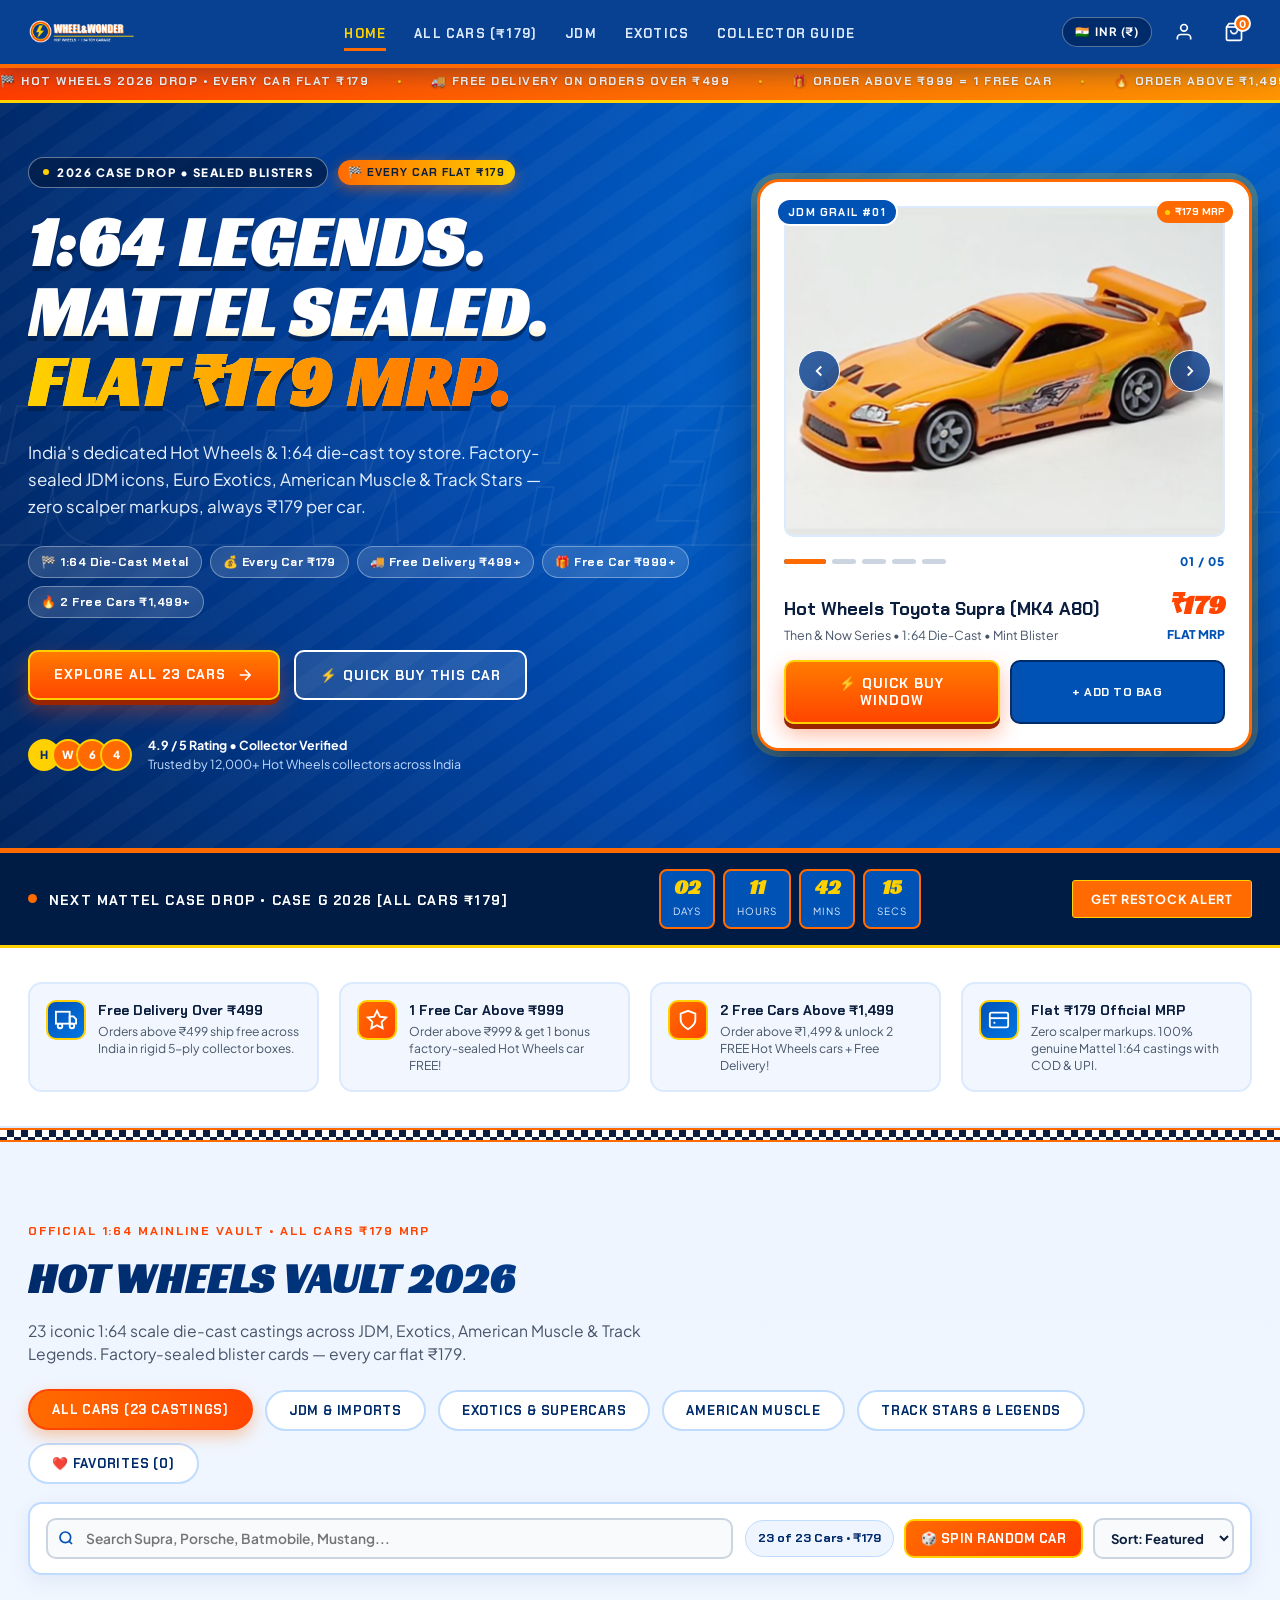
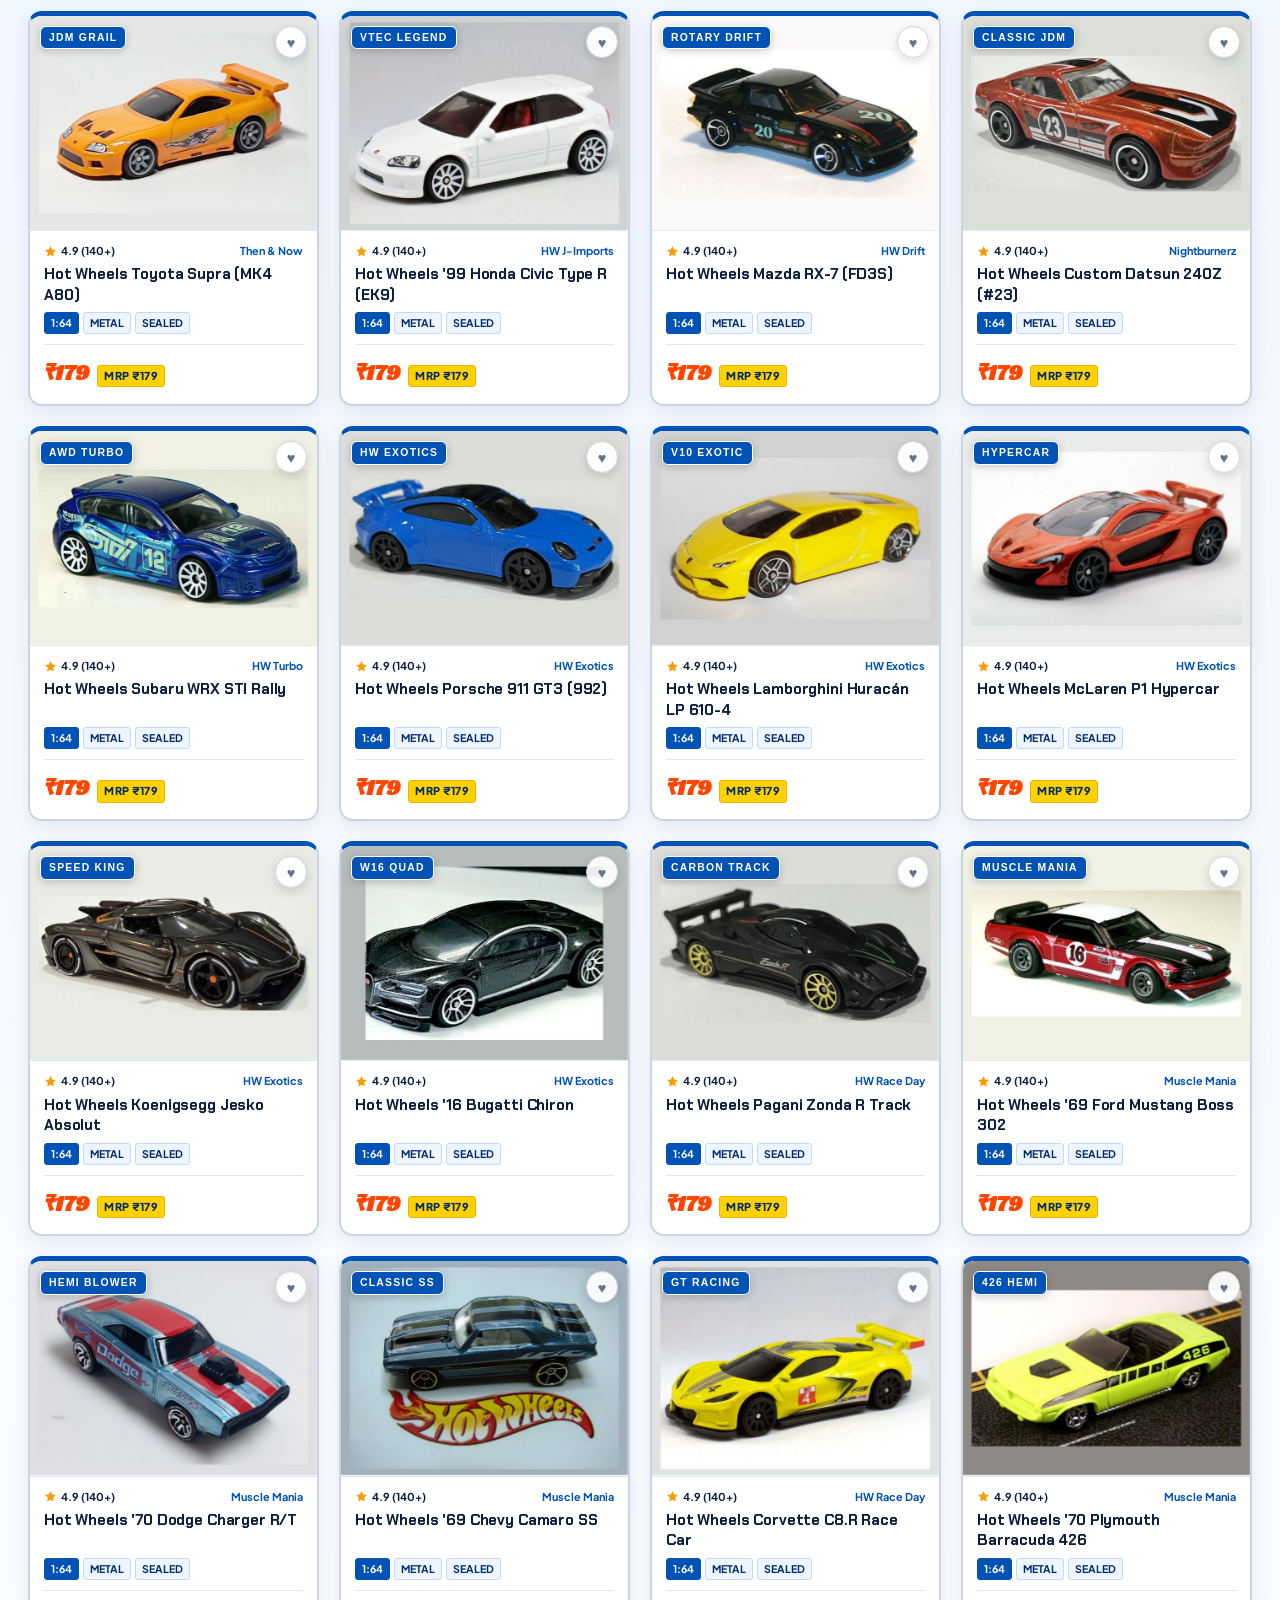
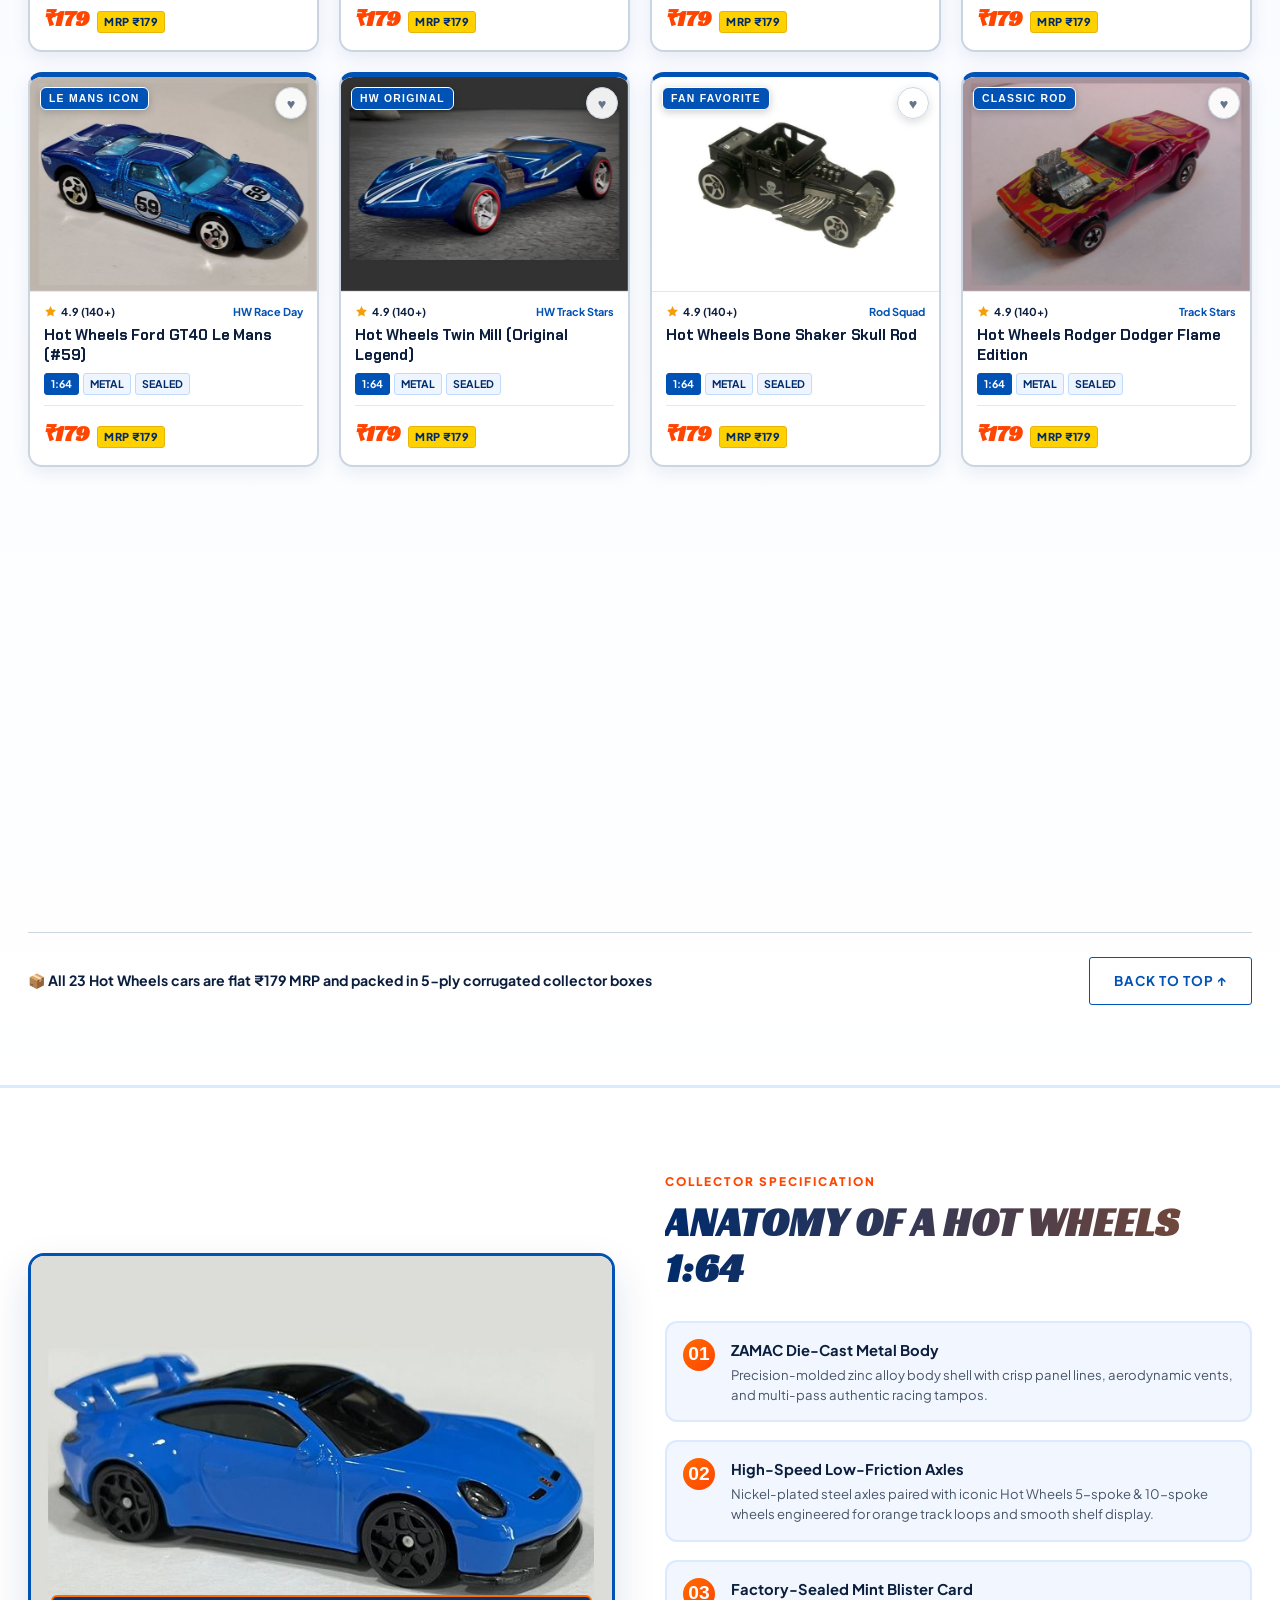
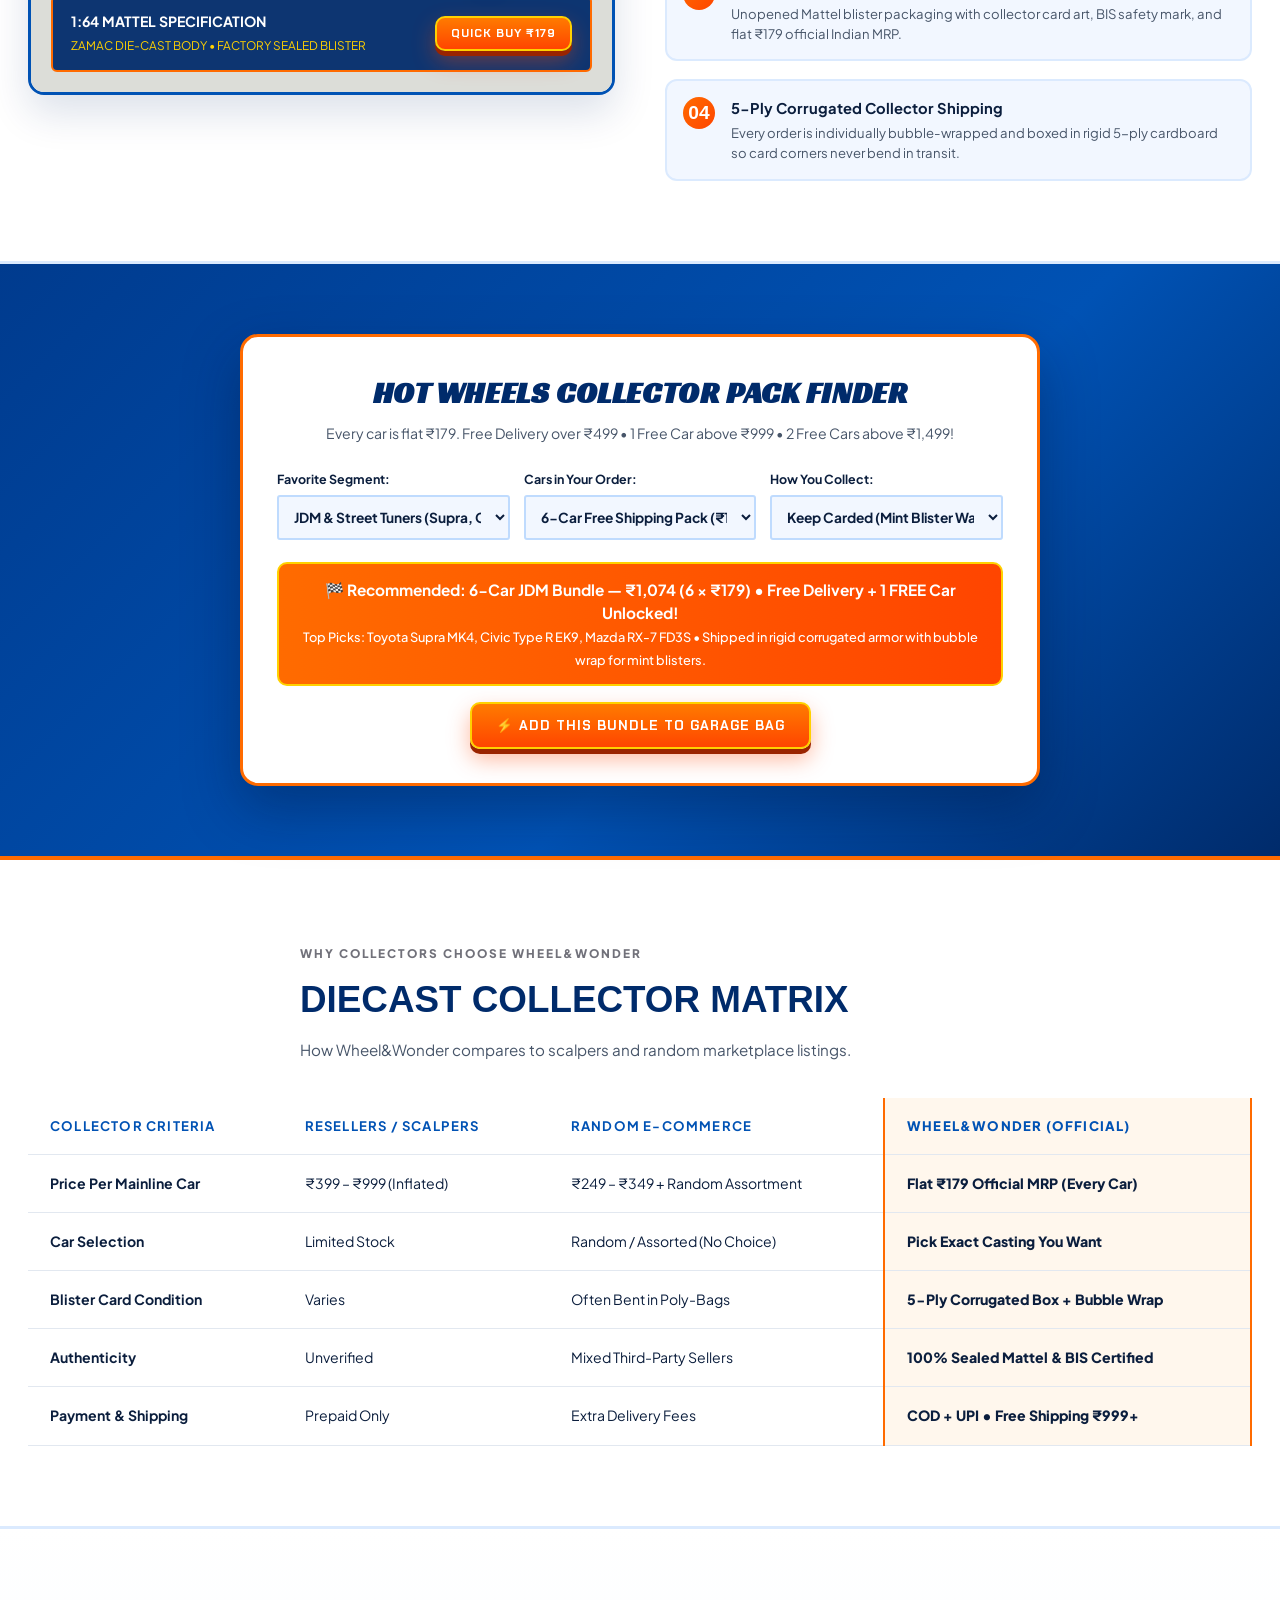
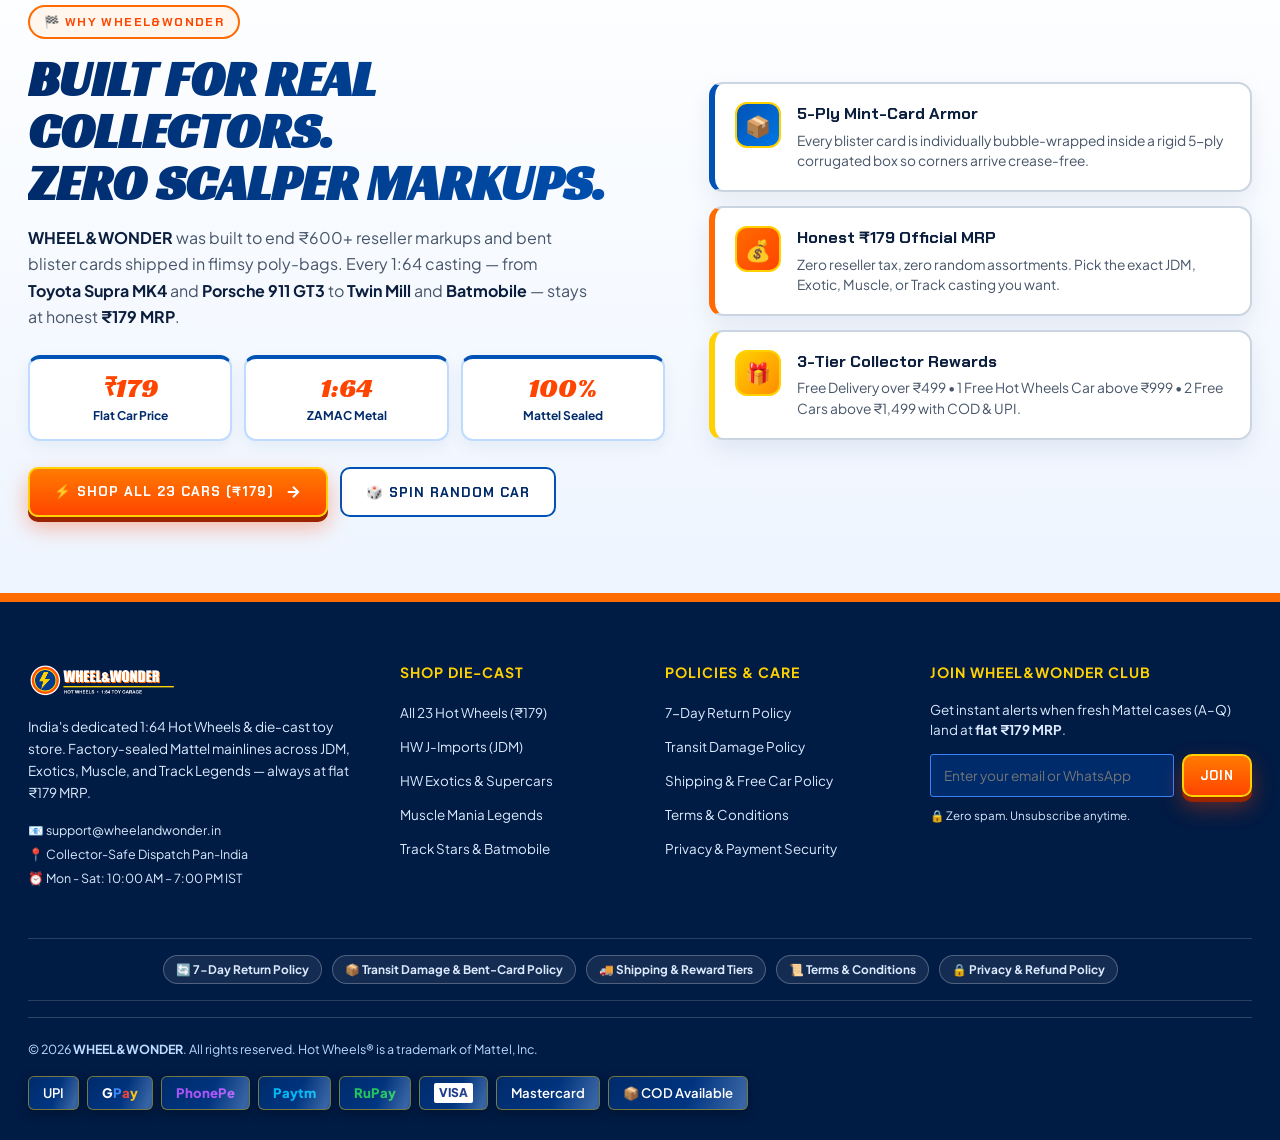
<file: index.html>
<!doctype html>
<html lang="en">
<head>
  <script>
    window.vimiImgLoaded = function(img) {
      if (!img) return;
      img.classList.add('vimi-loaded');
      var wrapper = img.closest ? img.closest('.product-card__media-wrapper, .m-slide, .hero-slide, .buying-window-media') : null;
      if (wrapper) wrapper.classList.add('vimi-shimmer-off');
    };
  </script>

  <meta charset="utf-8">
  <meta name="viewport" content="width=device-width, initial-scale=1, maximum-scale=5">
  <title>WHEEL&WONDER | Official Hot Wheels 1:64 Die-Cast Toy Store (Flat ₹179)</title>
  <link rel="icon" type="image/png" href="./assets/wheel-wonder-logo.png">
  <link rel="preconnect" href="https://fonts.googleapis.com">
  <link rel="preconnect" href="https://fonts.gstatic.com" crossorigin>
  <link href="https://fonts.googleapis.com/css2?family=Archivo:wght@500;700;900&family=Bangers&family=Chakra+Petch:wght@600;700&family=Plus+Jakarta+Sans:wght@400;500;600;700;800&family=Racing+Sans+One&display=swap" rel="stylesheet">
  <link rel="stylesheet" href="./assets/base.css">
  <style id="vimi-critical-pc-and-mobile-overrides">
    .product-card { max-width: 100% !important; }
    @media (min-width: 769px) {
      .product-card__media-wrapper {
        aspect-ratio: 4 / 3 !important;
      }
    }
    @media (max-width: 768px) {
      .product-card__meta {
        font-size: 0.6rem !important;
        white-space: nowrap !important;
      }
    }
    .product-card__image {
      aspect-ratio: 4 / 3 !important;
      height: 100% !important;
      object-fit: cover !important;
      object-position: center center !important;
    }
    .product-card__info {
      padding: 12px 14px 14px !important;
      gap: 0 !important;
    }
    .product-card__meta {
      font-size: 0.68rem !important;
      margin-bottom: 5px !important;
    }
    .product-card__title {
      font-size: 0.85rem !important;
      line-height: 1.25 !important;
      height: 2.5em !important;
      margin-bottom: 8px !important;
      display: -webkit-box !important;
      -webkit-line-clamp: 2 !important;
      -webkit-box-orient: vertical !important;
      overflow: hidden !important;
    }
    .product-card__sizes {
      margin-bottom: 10px !important;
      gap: 4px !important;
    }
    .product-card__bottom { margin-top: auto !important; }
    .products-grid {
      display: grid !important;
      grid-template-columns: repeat(4, 1fr) !important;
      gap: 20px !important;
      width: 100% !important;
    }
    @media (max-width: 768px) {
      .products-grid {
        grid-template-columns: repeat(2, 1fr) !important;
        gap: 12px !important;
      }
    }
    @media (max-width: 480px) {
      .products-grid {
        grid-template-columns: repeat(2, 1fr) !important;
        gap: 8px !important;
      }
    }
  </style>
</head>
<body class="vimi-store template-index">
  <div class="hw-scroll-progress" id="hwScrollProgress"></div>

  <!-- Announcement Bar -->
  <div class="announcement-bar" role="region" aria-label="Announcement">
    <div class="announcement-ticker">
      <div class="announcement-track">
        <span>🏁 <strong>HOT WHEELS 2026 DROP • EVERY CAR FLAT ₹179</strong></span>
        <span class="ticker-divider">•</span>
        <span>🚚 <strong>FREE DELIVERY ON ORDERS OVER ₹499</strong></span>
        <span class="ticker-divider">•</span>
        <span>🎁 <strong>ORDER ABOVE ₹999 = 1 FREE CAR</strong></span>
        <span class="ticker-divider">•</span>
        <span>🔥 <strong>ORDER ABOVE ₹1,499 = 2 FREE CARS</strong></span>
        <span class="ticker-divider">•</span>
        <span>💵 CASH ON DELIVERY (COD) &amp; UPI AVAILABLE</span>
        <span class="ticker-divider">•</span>
        <span>🏁 <strong>HOT WHEELS 2026 DROP • EVERY CAR FLAT ₹179</strong></span>
        <span class="ticker-divider">•</span>
        <span>🚚 <strong>FREE DELIVERY ON ORDERS OVER ₹499</strong></span>
        <span class="ticker-divider">•</span>
        <span>🎁 <strong>ORDER ABOVE ₹999 = 1 FREE CAR</strong></span>
        <span class="ticker-divider">•</span>
        <span>🔥 <strong>ORDER ABOVE ₹1,499 = 2 FREE CARS</strong></span>
        <span class="ticker-divider">•</span>
        <span>💵 CASH ON DELIVERY (COD) &amp; UPI AVAILABLE</span>
      </div>
    </div>
  </div>

  <!-- Fixed Glass Header -->
  <header class="site-header" id="SiteHeader">
    <div class="header-container container">
      <button type="button" class="header__icon-btn mobile-menu-toggle" aria-label="Toggle menu" id="MobileMenuBtn">
        <svg width="22" height="22" viewBox="0 0 24 24" fill="none" stroke="currentColor" stroke-width="2"><line x1="3" y1="12" x2="21" y2="12"/><line x1="3" y1="6" x2="21" y2="6"/><line x1="3" y1="18" x2="21" y2="18"/></svg>
      </button>

      <div class="header__logo-wrapper">
        <a href="#hero-banner" class="header__logo">
          <img src="./assets/wheel-wonder-logo.png" alt="Wheel&Wonder Hot Wheels Store" class="header-brand-logo-img" width="140" height="42">
        </a>
      </div>

      <nav class="header__nav" aria-label="Main Navigation">
        <ul class="header__menu-list">
          <li class="menu-item active"><a href="#hero-banner">Home</a></li>
          <li class="menu-item"><a href="#featured-cars">All Cars (₹179)</a></li>
          <li class="menu-item"><a href="#featured-cars" onclick="document.querySelector('[data-filter=\'jdm\']')?.click();">JDM</a></li>
          <li class="menu-item"><a href="#featured-cars" onclick="document.querySelector('[data-filter=\'exotics\']')?.click();">Exotics</a></li>
          <li class="menu-item"><a href="#brand-story">Collector Guide</a></li>
        </ul>
      </nav>

      <div class="header__actions">
        <div class="header__currency-badge" title="Store Currency: Indian Rupee">
          <span class="flag-icon">🇮🇳</span>
          <span class="currency-label">INR (₹)</span>
        </div>
        <button type="button" class="header__icon-btn login-trigger" id="LoginTrigger" aria-label="Open Account Login" title="Sign In / Register">
          <svg width="20" height="20" viewBox="0 0 24 24" fill="none" stroke="currentColor" stroke-width="2"><path d="M20 21v-2a4 4 0 0 0-4-4H8a4 4 0 0 0-4 4v2"/><circle cx="12" cy="7" r="4"/></svg>
        </button>
        <button type="button" class="header__icon-btn cart-trigger" id="CartTrigger" aria-label="Open cart">
          <svg width="20" height="20" viewBox="0 0 24 24" fill="none" stroke="currentColor" stroke-width="2"><path d="M6 2L3 6v14a2 2 0 0 0 2 2h14a2 2 0 0 0 2-2V6l-3-4z"/><line x1="3" y1="6" x2="21" y2="6"/><path d="M16 10a4 4 0 0 1-8 0"/></svg>
          <span class="header__cart-badge" id="HeaderCartBadge">0</span>
        </button>
      </div>
    </div>

    <!-- Mobile Nav Drawer -->
    <div class="mobile-nav-drawer" id="MobileNavDrawer">
      <div class="mobile-nav-overlay" id="MobileNavOverlay"></div>
      <div class="mobile-nav-content">
        <div class="mobile-nav-header">
          <img src="./assets/wheel-wonder-logo.png" alt="Wheel&Wonder" style="height: 36px; width: auto;">
          <button type="button" class="mobile-nav-close" id="MobileNavClose">
            <svg width="20" height="20" viewBox="0 0 24 24" fill="none" stroke="currentColor" stroke-width="2"><line x1="18" y1="6" x2="6" y2="18"/><line x1="6" y1="6" x2="18" y2="18"/></svg>
          </button>
        </div>
        <ul class="mobile-nav-list">
          <li><a href="#hero-banner">Home</a></li>
          <li><a href="#featured-cars">All 23 Hot Wheels (₹179)</a></li>
          <li><a href="#featured-cars" onclick="document.querySelector('[data-filter=\'jdm\']')?.click();">JDM &amp; Street Tuners</a></li>
          <li><a href="#featured-cars" onclick="document.querySelector('[data-filter=\'exotics\']')?.click();">Exotics &amp; Supercars</a></li>
          <li><a href="#featured-cars" onclick="document.querySelector('[data-filter=\'muscle\']')?.click();">Muscle &amp; Track Stars</a></li>
          <li><a href="#brand-story">Our Story</a></li>
          <li><a href="#" data-policy-open="return">7-Day Return &amp; Damage Policy</a></li>
          <li><a href="#" data-policy-open="terms">Terms &amp; Privacy Policy</a></li>
          <li><a href="#" class="mobile-login-link" id="MobileLoginLink">👤 Sign In / Create Account</a></li>
        </ul>
        <div class="mobile-nav-perks">
          <p>🏁 Every Hot Wheels Mainline Flat ₹179</p>
          <p>📦 Mint-Card Corrugated Shipping (Free ₹999+)</p>
        </div>
      </div>
    </div>
  </header>

  <main id="MainContent" class="content-for-layout focus-none" role="main">

    <!-- Desktop Hero Banner -->
    <section class="hero-section vimi-desktop-hero" id="hero-banner">
      <div class="hero-bg-watermark">HOT WHEELS 1:64</div>
      <div class="container hero-container">
        <div class="hero-content">
          <div class="hero-badge-row">
            <div class="hero-tag-badge">
              <span class="badge-dot"></span>
              <span>2026 CASE DROP • SEALED BLISTERS</span>
            </div>
            <span class="crazzzy-pill">🏁 EVERY CAR FLAT ₹179</span>
          </div>

          <h1 class="hero-title">
            1:64 LEGENDS.<br>
            MATTEL SEALED.<br>
            <span class="text-gradient">FLAT ₹179 MRP.</span>
          </h1>

          <p class="hero-description">
            India's dedicated Hot Wheels &amp; 1:64 die-cast toy store. Factory-sealed JDM icons, Euro Exotics, American Muscle &amp; Track Stars — zero scalper markups, always ₹179 per car.
          </p>

          <div class="hero-features-chips">
            <span class="chip">🏁 1:64 Die-Cast Metal</span>
            <span class="chip">💰 Every Car ₹179</span>
            <span class="chip">🚚 Free Delivery ₹499+</span>
            <span class="chip">🎁 Free Car ₹999+</span>
            <span class="chip">🔥 2 Free Cars ₹1,499+</span>
          </div>

          <div class="hero-cta-group">
            <a href="#featured-cars" class="btn btn--primary">
              <span>EXPLORE ALL 23 CARS</span>
              <svg width="18" height="18" viewBox="0 0 24 24" fill="none" stroke="currentColor" stroke-width="2"><path d="M5 12h14M12 5l7 7-7 7"/></svg>
            </a>
            <button type="button" class="btn btn--outline" id="HeroQuickBuyBtn" onclick="document.getElementById('HeroSlideQuickBuy').click();">
              <span>⚡ QUICK BUY THIS CAR</span>
            </button>
          </div>

          <div class="hero-social-proof">
            <div class="proof-avatars">
              <div class="avatar-circle">H</div>
              <div class="avatar-circle">W</div>
              <div class="avatar-circle">6</div>
              <div class="avatar-circle">4</div>
            </div>
            <div class="proof-text">
              <strong>4.9 / 5 Rating • Collector Verified</strong>
              <span>Trusted by 12,000+ Hot Wheels collectors across India</span>
            </div>
          </div>
        </div>

        <div class="hero-visual">
          <div class="hero-card-showcase" id="HeroShowcase">
            <div class="showcase-badge-row">
              <span class="showcase-badge" id="HeroBadgeText">JDM GRAIL #01</span>
              <div class="showcase-live-pill">
                <span class="live-dot"></span>
                <span>₹179 MRP</span>
              </div>
            </div>

            <div class="hero-slider-stage" id="HeroSliderStage">
              <div class="hero-slide active" data-index="0" data-title="Hot Wheels Toyota Supra (MK4 A80)" data-sub="Then &amp; Now Series • 1:64 Die-Cast • Mint Blister" data-price="179" data-compare="179" data-badge="JDM GRAIL #01" data-image="hw-car-02.jpg">
                <img src="./assets/hw-car-02.jpg" alt="Hot Wheels Toyota Supra (MK4 A80)" class="hero-slide-img" onload="vimiImgLoaded(this);">
              </div>
              <div class="hero-slide" data-index="1" data-title="Hot Wheels Porsche 911 GT3 (992)" data-sub="HW Exotics • 1:64 Die-Cast • Factory Sealed" data-price="179" data-compare="179" data-badge="HW EXOTICS" data-image="hw-car-07.jpg">
                <img src="./assets/hw-car-07.jpg" alt="Hot Wheels Porsche 911 GT3 (992)" class="hero-slide-img" onload="vimiImgLoaded(this);">
              </div>
              <div class="hero-slide" data-index="2" data-title="Hot Wheels Koenigsegg Jesko Absolut" data-sub="HW Exotics • Aerodynamic Carbon Look • 1:64" data-price="179" data-compare="179" data-badge="HYPERCAR" data-image="hw-car-10.jpg">
                <img src="./assets/hw-car-10.jpg" alt="Hot Wheels Koenigsegg Jesko Absolut" class="hero-slide-img" onload="vimiImgLoaded(this);">
              </div>
              <div class="hero-slide" data-index="3" data-title="Hot Wheels '69 Ford Mustang Boss 302" data-sub="Muscle Mania • 1:64 Die-Cast • Mint Blister" data-price="179" data-compare="179" data-badge="MUSCLE MANIA" data-image="hw-car-13.jpg">
                <img src="./assets/hw-car-13.jpg" alt="Hot Wheels '69 Ford Mustang Boss 302" class="hero-slide-img" onload="vimiImgLoaded(this);">
              </div>
              <div class="hero-slide" data-index="4" data-title="Hot Wheels Batman Arkham Knight Batmobile" data-sub="Batman Series • 1:64 Die-Cast • Armored Chassis" data-price="179" data-compare="179" data-badge="BATMAN SERIES" data-image="hw-car-23.jpg">
                <img src="./assets/hw-car-23.jpg" alt="Hot Wheels Batman Arkham Knight Batmobile" class="hero-slide-img" onload="vimiImgLoaded(this);">
              </div>

              <button type="button" class="hero-stage-arrow hero-stage-arrow--prev" id="HeroStagePrev" aria-label="Previous car">
                <svg width="18" height="18" viewBox="0 0 24 24" fill="none" stroke="currentColor" stroke-width="2.5"><path d="M15 18l-6-6 6-6"/></svg>
              </button>
              <button type="button" class="hero-stage-arrow hero-stage-arrow--next" id="HeroStageNext" aria-label="Next car">
                <svg width="18" height="18" viewBox="0 0 24 24" fill="none" stroke="currentColor" stroke-width="2.5"><path d="M9 18l6-6-6-6"/></svg>
              </button>
            </div>

            <div class="hero-slider-nav">
              <div class="hero-slider-dots">
                <button type="button" class="hero-dot active" data-slide="0" aria-label="Slide 1"><span class="hero-dot-fill"></span></button>
                <button type="button" class="hero-dot" data-slide="1" aria-label="Slide 2"><span class="hero-dot-fill"></span></button>
                <button type="button" class="hero-dot" data-slide="2" aria-label="Slide 3"><span class="hero-dot-fill"></span></button>
                <button type="button" class="hero-dot" data-slide="3" aria-label="Slide 4"><span class="hero-dot-fill"></span></button>
                <button type="button" class="hero-dot" data-slide="4" aria-label="Slide 5"><span class="hero-dot-fill"></span></button>
              </div>
              <div class="hero-slider-counter" id="HeroSliderCounter">01 / 05</div>
            </div>

            <div class="showcase-details">
              <div class="showcase-row">
                <div>
                  <h4 class="showcase-name" id="HeroTitle">Hot Wheels Toyota Supra (MK4 A80)</h4>
                  <p class="showcase-sub" id="HeroSub">Then &amp; Now Series • 1:64 Die-Cast • Mint Blister</p>
                </div>
                <div class="showcase-price-box">
                  <span class="showcase-curr" id="HeroPrice">₹179</span>
                  <span class="showcase-orig" id="HeroCompare" style="text-decoration:none;">FLAT MRP</span>
                </div>
              </div>

              <div class="showcase-actions-grid">
                <button type="button" class="btn btn--primary open-buying-window" id="HeroSlideQuickBuy"
                        data-product-title="Hot Wheels Toyota Supra (MK4 A80)" data-product-price="179"
                        data-product-compare="179" data-product-badge="JDM GRAIL #01" data-product-image="hw-car-02.jpg">
                  ⚡ Quick Buy Window
                </button>
                <button type="button" class="btn btn--secondary btn-quick-add" id="HeroSlideAddBag"
                        data-product-title="Hot Wheels Toyota Supra (MK4 A80)" data-product-price="179"
                        data-product-image="hw-car-02.jpg">
                  + Add to Bag
                </button>
              </div>
            </div>
          </div>
        </div>
      </div>
    </section>

    <!-- Mobile Hero -->
    <section class="vimi-m-hero" id="vimiMobileHero">
      <div class="m-marquee"><div>
        <span>Free Delivery Over ₹499</span><span>Order ₹999+ = 1 Free Car</span><span>Order ₹1,499+ = 2 Free Cars</span><span>Every Car ₹179</span>
        <span>Free Delivery Over ₹499</span><span>Order ₹999+ = 1 Free Car</span><span>Order ₹1,499+ = 2 Free Cars</span><span>Every Car ₹179</span>
      </div></div>

      <div class="m-pills">
        <span class="m-pill">2026 Case Drop • Sealed</span>
        <span class="m-pill hot">🏁 Flat ₹179 MRP</span>
      </div>

      <h1 class="m-h1"><em>1:64</em> Diecast Legends.<br>Hot Wheels.<br>Flat ₹179.</h1>
      <p class="m-sub">JDM tuners, Euro supercars, American muscle &amp; track stars. Factory-sealed Mattel blisters.</p>

      <div class="m-chips">
        <span class="m-chip">💰 Flat ₹179</span>
        <span class="m-chip">🚚 Free Del ₹499+</span>
        <span class="m-chip">🎁 1 Free Car ₹999+</span>
        <span class="m-chip">🔥 2 Free Cars ₹1,499+</span>
      </div>

      <div class="m-card">
        <div class="m-tag">MAINLINE DROP #01</div>
        <div class="m-badge">₹179</div>
        <div class="m-slides" id="mSlides">
          <div class="m-slide" data-title="Hot Wheels Toyota Supra (MK4 A80)" data-meta="Then &amp; Now • 1:64 Die-Cast • Mint Card" data-price="₹179" data-compare="" data-img="hw-car-02.jpg" data-raw-price="179" data-raw-compare="179">
            <img src="./assets/hw-car-02.jpg" alt="Hot Wheels Toyota Supra (MK4 A80)" class="m-slide-img" onload="vimiImgLoaded(this);">
          </div>
          <div class="m-slide" data-title="Hot Wheels Porsche 911 GT3 (992)" data-meta="HW Exotics • 1:64 Die-Cast • Sealed" data-price="₹179" data-compare="" data-img="hw-car-07.jpg" data-raw-price="179" data-raw-compare="179">
            <img src="./assets/hw-car-07.jpg" alt="Hot Wheels Porsche 911 GT3 (992)" class="m-slide-img" onload="vimiImgLoaded(this);">
          </div>
          <div class="m-slide" data-title="Hot Wheels Koenigsegg Jesko Absolut" data-meta="HW Exotics • Hypercar • 1:64 Metal" data-price="₹179" data-compare="" data-img="hw-car-10.jpg" data-raw-price="179" data-raw-compare="179">
            <img src="./assets/hw-car-10.jpg" alt="Hot Wheels Koenigsegg Jesko Absolut" class="m-slide-img" onload="vimiImgLoaded(this);">
          </div>
          <div class="m-slide" data-title="Hot Wheels '69 Ford Mustang Boss 302" data-meta="Muscle Mania • 1:64 Die-Cast" data-price="₹179" data-compare="" data-img="hw-car-13.jpg" data-raw-price="179" data-raw-compare="179">
            <img src="./assets/hw-car-13.jpg" alt="Hot Wheels '69 Ford Mustang Boss 302" class="m-slide-img" onload="vimiImgLoaded(this);">
          </div>
          <div class="m-slide" data-title="Hot Wheels Batman Arkham Knight Batmobile" data-meta="Batman Series • 1:64 Die-Cast" data-price="₹179" data-compare="" data-img="hw-car-23.jpg" data-raw-price="179" data-raw-compare="179">
            <img src="./assets/hw-car-23.jpg" alt="Hot Wheels Batman Arkham Knight Batmobile" class="m-slide-img" onload="vimiImgLoaded(this);">
          </div>
        </div>
        <div class="m-dots" id="mDots"><i class="on"></i><i></i><i></i><i></i><i></i></div>
        <div class="m-info">
          <div>
            <div class="m-name" id="mName">Hot Wheels Toyota Supra (MK4 A80)</div>
            <div class="m-meta" id="mMeta">Then &amp; Now • 1:64 Die-Cast • Mint Card</div>
          </div>
          <div class="m-price" id="mPrice">₹179</div>
        </div>
        <div class="m-card-inline-actions">
          <button type="button" class="m-btn btn-quick-add" id="MobileHeroAddBag" data-product-title="Hot Wheels Toyota Supra (MK4 A80)" data-product-price="179" data-product-image="hw-car-02.jpg">+ Add (₹179)</button>
          <button type="button" class="m-btn primary open-buying-window" id="MobileHeroQuickBuy" data-product-title="Hot Wheels Toyota Supra (MK4 A80)" data-product-price="179" data-product-compare="179" data-product-badge="JDM GRAIL" data-product-image="hw-car-02.jpg">⚡ Quick Buy</button>
        </div>
      </div>

      <div class="m-rating"><span>★★★★★</span><span><b>4.9/5</b> · 12,000+ collectors across India</span></div>
    </section>

    <!-- Countdown Strip -->
    <section class="section-countdown-strip">
      <div class="container countdown-strip-inner">
        <div class="countdown-title-wrap">
          <span class="countdown-status-indicator"></span>
          <div><span class="countdown-title">NEXT MATTEL CASE DROP • CASE G 2026 [ALL CARS ₹179]</span></div>
        </div>
        <div class="countdown-timer-boxes" id="CountdownTimer">
          <div class="time-box"><span class="time-num" id="TimerDays">02</span><span class="time-label">Days</span></div>
          <div class="time-box"><span class="time-num" id="TimerHours">11</span><span class="time-label">Hours</span></div>
          <div class="time-box"><span class="time-num" id="TimerMins">42</span><span class="time-label">Mins</span></div>
          <div class="time-box"><span class="time-num" id="TimerSecs">18</span><span class="time-label">Secs</span></div>
        </div>
        <div>
          <button type="button" class="btn btn--outline" id="DropNotifyBtn" onclick="document.getElementById('LoginTrigger').click();" style="padding: 10px 18px; font-size: 0.78rem;">GET RESTOCK ALERT</button>
        </div>
      </div>
    </section>

    <!-- Features Banner -->
    <section class="section-features">
      <div class="container">
        <div class="features-grid">
          <div class="feature-item">
            <div class="feature-icon-box"><svg width="22" height="22" viewBox="0 0 24 24" fill="none" stroke="currentColor" stroke-width="2"><rect x="1" y="3" width="15" height="13"/><polygon points="16 8 20 8 23 11 23 16 16 16 16 8"/><circle cx="5.5" cy="18.5" r="2.5"/><circle cx="18.5" cy="18.5" r="2.5"/></svg></div>
            <div class="feature-text">
              <h4 class="feature-title">Free Delivery Over ₹499</h4>
              <p class="feature-desc">Orders above ₹499 ship free across India in rigid 5-ply collector boxes.</p>
            </div>
          </div>
          <div class="feature-item">
            <div class="feature-icon-box"><svg width="22" height="22" viewBox="0 0 24 24" fill="none" stroke="currentColor" stroke-width="2"><polygon points="12 2 15.09 8.26 22 9.27 17 14.14 18.18 21.02 12 17.77 5.82 21.02 7 14.14 2 9.27 8.91 8.26 12 2"/></svg></div>
            <div class="feature-text">
              <h4 class="feature-title">1 Free Car Above ₹999</h4>
              <p class="feature-desc">Order above ₹999 &amp; get 1 bonus factory-sealed Hot Wheels car FREE!</p>
            </div>
          </div>
          <div class="feature-item">
            <div class="feature-icon-box"><svg width="22" height="22" viewBox="0 0 24 24" fill="none" stroke="currentColor" stroke-width="2"><path d="M12 22s8-4 8-10V5l-8-3-8 3v7c0 6 8 10 8 10z"/></svg></div>
            <div class="feature-text">
              <h4 class="feature-title">2 Free Cars Above ₹1,499</h4>
              <p class="feature-desc">Order above ₹1,499 &amp; unlock 2 FREE Hot Wheels cars + Free Delivery!</p>
            </div>
          </div>
          <div class="feature-item">
            <div class="feature-icon-box"><svg width="22" height="22" viewBox="0 0 24 24" fill="none" stroke="currentColor" stroke-width="2"><rect x="2" y="4" width="20" height="16" rx="2"/><line x1="2" y1="10" x2="22" y2="10"/><path d="M6 15h2"/></svg></div>
            <div class="feature-text">
              <h4 class="feature-title">Flat ₹179 Official MRP</h4>
              <p class="feature-desc">Zero scalper markups. 100% genuine Mattel 1:64 castings with COD &amp; UPI.</p>
            </div>
          </div>
        </div>
      </div>
    </section>

    <!-- Checkered Racing Flag Divider -->
    <div class="hw-checkered-strip" aria-hidden="true"></div>

    <!-- Featured Hot Wheels Collection (ALL 23 CARS AT ₹179) -->
    <section class="section-featured-collection" id="featured-cars">
      <div class="container">
        <div class="section-header">
          <div class="section-header__tag"><span>OFFICIAL 1:64 MAINLINE VAULT • ALL CARS ₹179 MRP</span></div>
          <div class="section-header__row">
            <h2 class="section-title">HOT WHEELS VAULT 2026</h2>
            <p class="section-subtitle">23 iconic 1:64 scale die-cast castings across JDM, Exotics, American Muscle &amp; Track Legends. Factory-sealed blister cards — every car flat ₹179.</p>
          </div>
          <div class="collection-filter-tabs">
            <button type="button" class="filter-tab active" data-filter="all">All Cars (23 Castings)</button>
            <button type="button" class="filter-tab" data-filter="jdm">JDM &amp; Imports</button>
            <button type="button" class="filter-tab" data-filter="exotics">Exotics &amp; Supercars</button>
            <button type="button" class="filter-tab" data-filter="muscle">American Muscle</button>
            <button type="button" class="filter-tab" data-filter="track">Track Stars &amp; Legends</button>
            <button type="button" class="filter-tab" data-filter="favorites">❤️ Favorites (<span id="hwFavCount">0</span>)</button>
          </div>

          <div class="hw-catalog-controls">
            <div class="hw-search-wrap">
              <svg class="hw-search-icon" width="16" height="16" viewBox="0 0 24 24" fill="none" stroke="currentColor" stroke-width="2.5"><circle cx="11" cy="11" r="8"/><line x1="21" y1="21" x2="16.65" y2="16.65"/></svg>
              <input type="search" id="hwSearchInput" class="hw-search-input" placeholder="Search Supra, Porsche, Batmobile, Mustang..." aria-label="Search Hot Wheels cars">
            </div>
            <div class="hw-controls-right">
              <span class="hw-count-pill" id="hwShowingCount">23 of 23 Cars • ₹179</span>
              <button type="button" class="hw-spin-btn" id="hwSpinRandomBtn" title="Pick a random Hot Wheels car">🎲 Spin Random Car</button>
              <select id="hwSortSelect" class="hw-sort-select" aria-label="Sort cars">
                <option value="featured">Sort: Featured</option>
                <option value="az">Name: A → Z</option>
                <option value="za">Name: Z → A</option>
              </select>
            </div>
          </div>
        </div>

        <div class="products-grid" style="display: grid; grid-template-columns: repeat(4, 1fr); gap: 20px; width: 100%;">
          
      <div class="product-card" data-product-id="hw-02" data-category="jdm" data-order="1">
        <div class="product-card__media-wrapper">
          <span class="product-card__badge">JDM GRAIL</span>
          <button type="button" class="hw-fav-btn" data-pid="hw-02" aria-label="Save to favorites" title="Save to Favorites">♥</button>
          <a href="#buying-window" class="product-card__link open-buying-window"
             data-product-title="Hot Wheels Toyota Supra (MK4 A80)" data-product-price="179" data-product-compare="179"
             data-product-badge="JDM GRAIL" data-product-image="hw-car-02.jpg">
            <img src="./assets/hw-car-02.jpg" alt="Hot Wheels Toyota Supra (MK4 A80)" loading="lazy" class="product-card__image"
                 onload="vimiImgLoaded(this);" onerror="vimiImgLoaded(this);" width="680" height="510">
          </a>
          <div class="product-card__actions">
            <button type="button" class="btn-quick-buy open-buying-window"
                    data-product-title="Hot Wheels Toyota Supra (MK4 A80)" data-product-price="179" data-product-compare="179"
                    data-product-badge="JDM GRAIL" data-product-image="hw-car-02.jpg">
              <span>⚡ Quick Buy</span>
            </button>
            <button type="button" class="btn-quick-add"
                    data-product-title="Hot Wheels Toyota Supra (MK4 A80)" data-product-price="179"
                    data-product-image="hw-car-02.jpg" data-product-id="hw-02">
              <span>+ Add to Bag</span>
            </button>
          </div>
        </div>
        <div class="product-card__info">
          <div class="product-card__meta">
            <div class="product-card__rating"><svg width="13" height="13" viewBox="0 0 24 24" fill="#f59e0b"><path d="M12 2l3.09 6.26L22 9.27l-5 4.87 1.18 6.88L12 17.77l-6.18 3.25L7 14.14 2 9.27l6.91-1.01L12 2z"/></svg><span>4.9 (140+)</span></div>
            <span class="product-card__fit-tag">Then &amp; Now</span>
          </div>
          <h3 class="product-card__title">
            <a href="#buying-window" class="open-buying-window"
               data-product-title="Hot Wheels Toyota Supra (MK4 A80)" data-product-price="179" data-product-compare="179"
               data-product-badge="JDM GRAIL" data-product-image="hw-car-02.jpg">Hot Wheels Toyota Supra (MK4 A80)</a>
          </h3>
          <div class="product-card__sizes">
            <span class="size-pill active">1:64</span>
            <span class="size-pill">METAL</span>
            <span class="size-pill">SEALED</span>
          </div>
          <div class="product-card__bottom">
            <div class="price-wrapper">
              <span class="price-item price-item--regular">₹179</span>
              <span class="price-badge-discount">MRP ₹179</span>
            </div>
          </div>
        </div>
      </div>
      <div class="product-card" data-product-id="hw-03" data-category="jdm" data-order="2">
        <div class="product-card__media-wrapper">
          <span class="product-card__badge">VTEC LEGEND</span>
          <button type="button" class="hw-fav-btn" data-pid="hw-03" aria-label="Save to favorites" title="Save to Favorites">♥</button>
          <a href="#buying-window" class="product-card__link open-buying-window"
             data-product-title="Hot Wheels &#x27;99 Honda Civic Type R (EK9)" data-product-price="179" data-product-compare="179"
             data-product-badge="VTEC LEGEND" data-product-image="hw-car-03.jpg">
            <img src="./assets/hw-car-03.jpg" alt="Hot Wheels &#x27;99 Honda Civic Type R (EK9)" loading="lazy" class="product-card__image"
                 onload="vimiImgLoaded(this);" onerror="vimiImgLoaded(this);" width="680" height="510">
          </a>
          <div class="product-card__actions">
            <button type="button" class="btn-quick-buy open-buying-window"
                    data-product-title="Hot Wheels &#x27;99 Honda Civic Type R (EK9)" data-product-price="179" data-product-compare="179"
                    data-product-badge="VTEC LEGEND" data-product-image="hw-car-03.jpg">
              <span>⚡ Quick Buy</span>
            </button>
            <button type="button" class="btn-quick-add"
                    data-product-title="Hot Wheels &#x27;99 Honda Civic Type R (EK9)" data-product-price="179"
                    data-product-image="hw-car-03.jpg" data-product-id="hw-03">
              <span>+ Add to Bag</span>
            </button>
          </div>
        </div>
        <div class="product-card__info">
          <div class="product-card__meta">
            <div class="product-card__rating"><svg width="13" height="13" viewBox="0 0 24 24" fill="#f59e0b"><path d="M12 2l3.09 6.26L22 9.27l-5 4.87 1.18 6.88L12 17.77l-6.18 3.25L7 14.14 2 9.27l6.91-1.01L12 2z"/></svg><span>4.9 (140+)</span></div>
            <span class="product-card__fit-tag">HW J-Imports</span>
          </div>
          <h3 class="product-card__title">
            <a href="#buying-window" class="open-buying-window"
               data-product-title="Hot Wheels &#x27;99 Honda Civic Type R (EK9)" data-product-price="179" data-product-compare="179"
               data-product-badge="VTEC LEGEND" data-product-image="hw-car-03.jpg">Hot Wheels &#x27;99 Honda Civic Type R (EK9)</a>
          </h3>
          <div class="product-card__sizes">
            <span class="size-pill active">1:64</span>
            <span class="size-pill">METAL</span>
            <span class="size-pill">SEALED</span>
          </div>
          <div class="product-card__bottom">
            <div class="price-wrapper">
              <span class="price-item price-item--regular">₹179</span>
              <span class="price-badge-discount">MRP ₹179</span>
            </div>
          </div>
        </div>
      </div>
      <div class="product-card" data-product-id="hw-04" data-category="jdm" data-order="3">
        <div class="product-card__media-wrapper">
          <span class="product-card__badge">ROTARY DRIFT</span>
          <button type="button" class="hw-fav-btn" data-pid="hw-04" aria-label="Save to favorites" title="Save to Favorites">♥</button>
          <a href="#buying-window" class="product-card__link open-buying-window"
             data-product-title="Hot Wheels Mazda RX-7 (FD3S)" data-product-price="179" data-product-compare="179"
             data-product-badge="ROTARY DRIFT" data-product-image="hw-car-04.jpg">
            <img src="./assets/hw-car-04.jpg" alt="Hot Wheels Mazda RX-7 (FD3S)" loading="lazy" class="product-card__image"
                 onload="vimiImgLoaded(this);" onerror="vimiImgLoaded(this);" width="680" height="510">
          </a>
          <div class="product-card__actions">
            <button type="button" class="btn-quick-buy open-buying-window"
                    data-product-title="Hot Wheels Mazda RX-7 (FD3S)" data-product-price="179" data-product-compare="179"
                    data-product-badge="ROTARY DRIFT" data-product-image="hw-car-04.jpg">
              <span>⚡ Quick Buy</span>
            </button>
            <button type="button" class="btn-quick-add"
                    data-product-title="Hot Wheels Mazda RX-7 (FD3S)" data-product-price="179"
                    data-product-image="hw-car-04.jpg" data-product-id="hw-04">
              <span>+ Add to Bag</span>
            </button>
          </div>
        </div>
        <div class="product-card__info">
          <div class="product-card__meta">
            <div class="product-card__rating"><svg width="13" height="13" viewBox="0 0 24 24" fill="#f59e0b"><path d="M12 2l3.09 6.26L22 9.27l-5 4.87 1.18 6.88L12 17.77l-6.18 3.25L7 14.14 2 9.27l6.91-1.01L12 2z"/></svg><span>4.9 (140+)</span></div>
            <span class="product-card__fit-tag">HW Drift</span>
          </div>
          <h3 class="product-card__title">
            <a href="#buying-window" class="open-buying-window"
               data-product-title="Hot Wheels Mazda RX-7 (FD3S)" data-product-price="179" data-product-compare="179"
               data-product-badge="ROTARY DRIFT" data-product-image="hw-car-04.jpg">Hot Wheels Mazda RX-7 (FD3S)</a>
          </h3>
          <div class="product-card__sizes">
            <span class="size-pill active">1:64</span>
            <span class="size-pill">METAL</span>
            <span class="size-pill">SEALED</span>
          </div>
          <div class="product-card__bottom">
            <div class="price-wrapper">
              <span class="price-item price-item--regular">₹179</span>
              <span class="price-badge-discount">MRP ₹179</span>
            </div>
          </div>
        </div>
      </div>
      <div class="product-card" data-product-id="hw-05" data-category="jdm" data-order="4">
        <div class="product-card__media-wrapper">
          <span class="product-card__badge">CLASSIC JDM</span>
          <button type="button" class="hw-fav-btn" data-pid="hw-05" aria-label="Save to favorites" title="Save to Favorites">♥</button>
          <a href="#buying-window" class="product-card__link open-buying-window"
             data-product-title="Hot Wheels Custom Datsun 240Z (#23)" data-product-price="179" data-product-compare="179"
             data-product-badge="CLASSIC JDM" data-product-image="hw-car-05.jpg">
            <img src="./assets/hw-car-05.jpg" alt="Hot Wheels Custom Datsun 240Z (#23)" loading="lazy" class="product-card__image"
                 onload="vimiImgLoaded(this);" onerror="vimiImgLoaded(this);" width="680" height="510">
          </a>
          <div class="product-card__actions">
            <button type="button" class="btn-quick-buy open-buying-window"
                    data-product-title="Hot Wheels Custom Datsun 240Z (#23)" data-product-price="179" data-product-compare="179"
                    data-product-badge="CLASSIC JDM" data-product-image="hw-car-05.jpg">
              <span>⚡ Quick Buy</span>
            </button>
            <button type="button" class="btn-quick-add"
                    data-product-title="Hot Wheels Custom Datsun 240Z (#23)" data-product-price="179"
                    data-product-image="hw-car-05.jpg" data-product-id="hw-05">
              <span>+ Add to Bag</span>
            </button>
          </div>
        </div>
        <div class="product-card__info">
          <div class="product-card__meta">
            <div class="product-card__rating"><svg width="13" height="13" viewBox="0 0 24 24" fill="#f59e0b"><path d="M12 2l3.09 6.26L22 9.27l-5 4.87 1.18 6.88L12 17.77l-6.18 3.25L7 14.14 2 9.27l6.91-1.01L12 2z"/></svg><span>4.9 (140+)</span></div>
            <span class="product-card__fit-tag">Nightburnerz</span>
          </div>
          <h3 class="product-card__title">
            <a href="#buying-window" class="open-buying-window"
               data-product-title="Hot Wheels Custom Datsun 240Z (#23)" data-product-price="179" data-product-compare="179"
               data-product-badge="CLASSIC JDM" data-product-image="hw-car-05.jpg">Hot Wheels Custom Datsun 240Z (#23)</a>
          </h3>
          <div class="product-card__sizes">
            <span class="size-pill active">1:64</span>
            <span class="size-pill">METAL</span>
            <span class="size-pill">SEALED</span>
          </div>
          <div class="product-card__bottom">
            <div class="price-wrapper">
              <span class="price-item price-item--regular">₹179</span>
              <span class="price-badge-discount">MRP ₹179</span>
            </div>
          </div>
        </div>
      </div>
      <div class="product-card" data-product-id="hw-06" data-category="jdm" data-order="5">
        <div class="product-card__media-wrapper">
          <span class="product-card__badge">AWD TURBO</span>
          <button type="button" class="hw-fav-btn" data-pid="hw-06" aria-label="Save to favorites" title="Save to Favorites">♥</button>
          <a href="#buying-window" class="product-card__link open-buying-window"
             data-product-title="Hot Wheels Subaru WRX STI Rally" data-product-price="179" data-product-compare="179"
             data-product-badge="AWD TURBO" data-product-image="hw-car-06.jpg">
            <img src="./assets/hw-car-06.jpg" alt="Hot Wheels Subaru WRX STI Rally" loading="lazy" class="product-card__image"
                 onload="vimiImgLoaded(this);" onerror="vimiImgLoaded(this);" width="680" height="510">
          </a>
          <div class="product-card__actions">
            <button type="button" class="btn-quick-buy open-buying-window"
                    data-product-title="Hot Wheels Subaru WRX STI Rally" data-product-price="179" data-product-compare="179"
                    data-product-badge="AWD TURBO" data-product-image="hw-car-06.jpg">
              <span>⚡ Quick Buy</span>
            </button>
            <button type="button" class="btn-quick-add"
                    data-product-title="Hot Wheels Subaru WRX STI Rally" data-product-price="179"
                    data-product-image="hw-car-06.jpg" data-product-id="hw-06">
              <span>+ Add to Bag</span>
            </button>
          </div>
        </div>
        <div class="product-card__info">
          <div class="product-card__meta">
            <div class="product-card__rating"><svg width="13" height="13" viewBox="0 0 24 24" fill="#f59e0b"><path d="M12 2l3.09 6.26L22 9.27l-5 4.87 1.18 6.88L12 17.77l-6.18 3.25L7 14.14 2 9.27l6.91-1.01L12 2z"/></svg><span>4.9 (140+)</span></div>
            <span class="product-card__fit-tag">HW Turbo</span>
          </div>
          <h3 class="product-card__title">
            <a href="#buying-window" class="open-buying-window"
               data-product-title="Hot Wheels Subaru WRX STI Rally" data-product-price="179" data-product-compare="179"
               data-product-badge="AWD TURBO" data-product-image="hw-car-06.jpg">Hot Wheels Subaru WRX STI Rally</a>
          </h3>
          <div class="product-card__sizes">
            <span class="size-pill active">1:64</span>
            <span class="size-pill">METAL</span>
            <span class="size-pill">SEALED</span>
          </div>
          <div class="product-card__bottom">
            <div class="price-wrapper">
              <span class="price-item price-item--regular">₹179</span>
              <span class="price-badge-discount">MRP ₹179</span>
            </div>
          </div>
        </div>
      </div>
      <div class="product-card" data-product-id="hw-07" data-category="exotics" data-order="6">
        <div class="product-card__media-wrapper">
          <span class="product-card__badge">HW EXOTICS</span>
          <button type="button" class="hw-fav-btn" data-pid="hw-07" aria-label="Save to favorites" title="Save to Favorites">♥</button>
          <a href="#buying-window" class="product-card__link open-buying-window"
             data-product-title="Hot Wheels Porsche 911 GT3 (992)" data-product-price="179" data-product-compare="179"
             data-product-badge="HW EXOTICS" data-product-image="hw-car-07.jpg">
            <img src="./assets/hw-car-07.jpg" alt="Hot Wheels Porsche 911 GT3 (992)" loading="lazy" class="product-card__image"
                 onload="vimiImgLoaded(this);" onerror="vimiImgLoaded(this);" width="680" height="510">
          </a>
          <div class="product-card__actions">
            <button type="button" class="btn-quick-buy open-buying-window"
                    data-product-title="Hot Wheels Porsche 911 GT3 (992)" data-product-price="179" data-product-compare="179"
                    data-product-badge="HW EXOTICS" data-product-image="hw-car-07.jpg">
              <span>⚡ Quick Buy</span>
            </button>
            <button type="button" class="btn-quick-add"
                    data-product-title="Hot Wheels Porsche 911 GT3 (992)" data-product-price="179"
                    data-product-image="hw-car-07.jpg" data-product-id="hw-07">
              <span>+ Add to Bag</span>
            </button>
          </div>
        </div>
        <div class="product-card__info">
          <div class="product-card__meta">
            <div class="product-card__rating"><svg width="13" height="13" viewBox="0 0 24 24" fill="#f59e0b"><path d="M12 2l3.09 6.26L22 9.27l-5 4.87 1.18 6.88L12 17.77l-6.18 3.25L7 14.14 2 9.27l6.91-1.01L12 2z"/></svg><span>4.9 (140+)</span></div>
            <span class="product-card__fit-tag">HW Exotics</span>
          </div>
          <h3 class="product-card__title">
            <a href="#buying-window" class="open-buying-window"
               data-product-title="Hot Wheels Porsche 911 GT3 (992)" data-product-price="179" data-product-compare="179"
               data-product-badge="HW EXOTICS" data-product-image="hw-car-07.jpg">Hot Wheels Porsche 911 GT3 (992)</a>
          </h3>
          <div class="product-card__sizes">
            <span class="size-pill active">1:64</span>
            <span class="size-pill">METAL</span>
            <span class="size-pill">SEALED</span>
          </div>
          <div class="product-card__bottom">
            <div class="price-wrapper">
              <span class="price-item price-item--regular">₹179</span>
              <span class="price-badge-discount">MRP ₹179</span>
            </div>
          </div>
        </div>
      </div>
      <div class="product-card" data-product-id="hw-08" data-category="exotics" data-order="7">
        <div class="product-card__media-wrapper">
          <span class="product-card__badge">V10 EXOTIC</span>
          <button type="button" class="hw-fav-btn" data-pid="hw-08" aria-label="Save to favorites" title="Save to Favorites">♥</button>
          <a href="#buying-window" class="product-card__link open-buying-window"
             data-product-title="Hot Wheels Lamborghini Huracán LP 610-4" data-product-price="179" data-product-compare="179"
             data-product-badge="V10 EXOTIC" data-product-image="hw-car-08.jpg">
            <img src="./assets/hw-car-08.jpg" alt="Hot Wheels Lamborghini Huracán LP 610-4" loading="lazy" class="product-card__image"
                 onload="vimiImgLoaded(this);" onerror="vimiImgLoaded(this);" width="680" height="510">
          </a>
          <div class="product-card__actions">
            <button type="button" class="btn-quick-buy open-buying-window"
                    data-product-title="Hot Wheels Lamborghini Huracán LP 610-4" data-product-price="179" data-product-compare="179"
                    data-product-badge="V10 EXOTIC" data-product-image="hw-car-08.jpg">
              <span>⚡ Quick Buy</span>
            </button>
            <button type="button" class="btn-quick-add"
                    data-product-title="Hot Wheels Lamborghini Huracán LP 610-4" data-product-price="179"
                    data-product-image="hw-car-08.jpg" data-product-id="hw-08">
              <span>+ Add to Bag</span>
            </button>
          </div>
        </div>
        <div class="product-card__info">
          <div class="product-card__meta">
            <div class="product-card__rating"><svg width="13" height="13" viewBox="0 0 24 24" fill="#f59e0b"><path d="M12 2l3.09 6.26L22 9.27l-5 4.87 1.18 6.88L12 17.77l-6.18 3.25L7 14.14 2 9.27l6.91-1.01L12 2z"/></svg><span>4.9 (140+)</span></div>
            <span class="product-card__fit-tag">HW Exotics</span>
          </div>
          <h3 class="product-card__title">
            <a href="#buying-window" class="open-buying-window"
               data-product-title="Hot Wheels Lamborghini Huracán LP 610-4" data-product-price="179" data-product-compare="179"
               data-product-badge="V10 EXOTIC" data-product-image="hw-car-08.jpg">Hot Wheels Lamborghini Huracán LP 610-4</a>
          </h3>
          <div class="product-card__sizes">
            <span class="size-pill active">1:64</span>
            <span class="size-pill">METAL</span>
            <span class="size-pill">SEALED</span>
          </div>
          <div class="product-card__bottom">
            <div class="price-wrapper">
              <span class="price-item price-item--regular">₹179</span>
              <span class="price-badge-discount">MRP ₹179</span>
            </div>
          </div>
        </div>
      </div>
      <div class="product-card" data-product-id="hw-09" data-category="exotics" data-order="8">
        <div class="product-card__media-wrapper">
          <span class="product-card__badge">HYPERCAR</span>
          <button type="button" class="hw-fav-btn" data-pid="hw-09" aria-label="Save to favorites" title="Save to Favorites">♥</button>
          <a href="#buying-window" class="product-card__link open-buying-window"
             data-product-title="Hot Wheels McLaren P1 Hypercar" data-product-price="179" data-product-compare="179"
             data-product-badge="HYPERCAR" data-product-image="hw-car-09.jpg">
            <img src="./assets/hw-car-09.jpg" alt="Hot Wheels McLaren P1 Hypercar" loading="lazy" class="product-card__image"
                 onload="vimiImgLoaded(this);" onerror="vimiImgLoaded(this);" width="680" height="510">
          </a>
          <div class="product-card__actions">
            <button type="button" class="btn-quick-buy open-buying-window"
                    data-product-title="Hot Wheels McLaren P1 Hypercar" data-product-price="179" data-product-compare="179"
                    data-product-badge="HYPERCAR" data-product-image="hw-car-09.jpg">
              <span>⚡ Quick Buy</span>
            </button>
            <button type="button" class="btn-quick-add"
                    data-product-title="Hot Wheels McLaren P1 Hypercar" data-product-price="179"
                    data-product-image="hw-car-09.jpg" data-product-id="hw-09">
              <span>+ Add to Bag</span>
            </button>
          </div>
        </div>
        <div class="product-card__info">
          <div class="product-card__meta">
            <div class="product-card__rating"><svg width="13" height="13" viewBox="0 0 24 24" fill="#f59e0b"><path d="M12 2l3.09 6.26L22 9.27l-5 4.87 1.18 6.88L12 17.77l-6.18 3.25L7 14.14 2 9.27l6.91-1.01L12 2z"/></svg><span>4.9 (140+)</span></div>
            <span class="product-card__fit-tag">HW Exotics</span>
          </div>
          <h3 class="product-card__title">
            <a href="#buying-window" class="open-buying-window"
               data-product-title="Hot Wheels McLaren P1 Hypercar" data-product-price="179" data-product-compare="179"
               data-product-badge="HYPERCAR" data-product-image="hw-car-09.jpg">Hot Wheels McLaren P1 Hypercar</a>
          </h3>
          <div class="product-card__sizes">
            <span class="size-pill active">1:64</span>
            <span class="size-pill">METAL</span>
            <span class="size-pill">SEALED</span>
          </div>
          <div class="product-card__bottom">
            <div class="price-wrapper">
              <span class="price-item price-item--regular">₹179</span>
              <span class="price-badge-discount">MRP ₹179</span>
            </div>
          </div>
        </div>
      </div>
      <div class="product-card" data-product-id="hw-10" data-category="exotics" data-order="9">
        <div class="product-card__media-wrapper">
          <span class="product-card__badge">SPEED KING</span>
          <button type="button" class="hw-fav-btn" data-pid="hw-10" aria-label="Save to favorites" title="Save to Favorites">♥</button>
          <a href="#buying-window" class="product-card__link open-buying-window"
             data-product-title="Hot Wheels Koenigsegg Jesko Absolut" data-product-price="179" data-product-compare="179"
             data-product-badge="SPEED KING" data-product-image="hw-car-10.jpg">
            <img src="./assets/hw-car-10.jpg" alt="Hot Wheels Koenigsegg Jesko Absolut" loading="lazy" class="product-card__image"
                 onload="vimiImgLoaded(this);" onerror="vimiImgLoaded(this);" width="680" height="510">
          </a>
          <div class="product-card__actions">
            <button type="button" class="btn-quick-buy open-buying-window"
                    data-product-title="Hot Wheels Koenigsegg Jesko Absolut" data-product-price="179" data-product-compare="179"
                    data-product-badge="SPEED KING" data-product-image="hw-car-10.jpg">
              <span>⚡ Quick Buy</span>
            </button>
            <button type="button" class="btn-quick-add"
                    data-product-title="Hot Wheels Koenigsegg Jesko Absolut" data-product-price="179"
                    data-product-image="hw-car-10.jpg" data-product-id="hw-10">
              <span>+ Add to Bag</span>
            </button>
          </div>
        </div>
        <div class="product-card__info">
          <div class="product-card__meta">
            <div class="product-card__rating"><svg width="13" height="13" viewBox="0 0 24 24" fill="#f59e0b"><path d="M12 2l3.09 6.26L22 9.27l-5 4.87 1.18 6.88L12 17.77l-6.18 3.25L7 14.14 2 9.27l6.91-1.01L12 2z"/></svg><span>4.9 (140+)</span></div>
            <span class="product-card__fit-tag">HW Exotics</span>
          </div>
          <h3 class="product-card__title">
            <a href="#buying-window" class="open-buying-window"
               data-product-title="Hot Wheels Koenigsegg Jesko Absolut" data-product-price="179" data-product-compare="179"
               data-product-badge="SPEED KING" data-product-image="hw-car-10.jpg">Hot Wheels Koenigsegg Jesko Absolut</a>
          </h3>
          <div class="product-card__sizes">
            <span class="size-pill active">1:64</span>
            <span class="size-pill">METAL</span>
            <span class="size-pill">SEALED</span>
          </div>
          <div class="product-card__bottom">
            <div class="price-wrapper">
              <span class="price-item price-item--regular">₹179</span>
              <span class="price-badge-discount">MRP ₹179</span>
            </div>
          </div>
        </div>
      </div>
      <div class="product-card" data-product-id="hw-11" data-category="exotics" data-order="10">
        <div class="product-card__media-wrapper">
          <span class="product-card__badge">W16 QUAD</span>
          <button type="button" class="hw-fav-btn" data-pid="hw-11" aria-label="Save to favorites" title="Save to Favorites">♥</button>
          <a href="#buying-window" class="product-card__link open-buying-window"
             data-product-title="Hot Wheels &#x27;16 Bugatti Chiron" data-product-price="179" data-product-compare="179"
             data-product-badge="W16 QUAD" data-product-image="hw-car-11.jpg">
            <img src="./assets/hw-car-11.jpg" alt="Hot Wheels &#x27;16 Bugatti Chiron" loading="lazy" class="product-card__image"
                 onload="vimiImgLoaded(this);" onerror="vimiImgLoaded(this);" width="680" height="510">
          </a>
          <div class="product-card__actions">
            <button type="button" class="btn-quick-buy open-buying-window"
                    data-product-title="Hot Wheels &#x27;16 Bugatti Chiron" data-product-price="179" data-product-compare="179"
                    data-product-badge="W16 QUAD" data-product-image="hw-car-11.jpg">
              <span>⚡ Quick Buy</span>
            </button>
            <button type="button" class="btn-quick-add"
                    data-product-title="Hot Wheels &#x27;16 Bugatti Chiron" data-product-price="179"
                    data-product-image="hw-car-11.jpg" data-product-id="hw-11">
              <span>+ Add to Bag</span>
            </button>
          </div>
        </div>
        <div class="product-card__info">
          <div class="product-card__meta">
            <div class="product-card__rating"><svg width="13" height="13" viewBox="0 0 24 24" fill="#f59e0b"><path d="M12 2l3.09 6.26L22 9.27l-5 4.87 1.18 6.88L12 17.77l-6.18 3.25L7 14.14 2 9.27l6.91-1.01L12 2z"/></svg><span>4.9 (140+)</span></div>
            <span class="product-card__fit-tag">HW Exotics</span>
          </div>
          <h3 class="product-card__title">
            <a href="#buying-window" class="open-buying-window"
               data-product-title="Hot Wheels &#x27;16 Bugatti Chiron" data-product-price="179" data-product-compare="179"
               data-product-badge="W16 QUAD" data-product-image="hw-car-11.jpg">Hot Wheels &#x27;16 Bugatti Chiron</a>
          </h3>
          <div class="product-card__sizes">
            <span class="size-pill active">1:64</span>
            <span class="size-pill">METAL</span>
            <span class="size-pill">SEALED</span>
          </div>
          <div class="product-card__bottom">
            <div class="price-wrapper">
              <span class="price-item price-item--regular">₹179</span>
              <span class="price-badge-discount">MRP ₹179</span>
            </div>
          </div>
        </div>
      </div>
      <div class="product-card" data-product-id="hw-12" data-category="exotics" data-order="11">
        <div class="product-card__media-wrapper">
          <span class="product-card__badge">CARBON TRACK</span>
          <button type="button" class="hw-fav-btn" data-pid="hw-12" aria-label="Save to favorites" title="Save to Favorites">♥</button>
          <a href="#buying-window" class="product-card__link open-buying-window"
             data-product-title="Hot Wheels Pagani Zonda R Track" data-product-price="179" data-product-compare="179"
             data-product-badge="CARBON TRACK" data-product-image="hw-car-12.jpg">
            <img src="./assets/hw-car-12.jpg" alt="Hot Wheels Pagani Zonda R Track" loading="lazy" class="product-card__image"
                 onload="vimiImgLoaded(this);" onerror="vimiImgLoaded(this);" width="680" height="510">
          </a>
          <div class="product-card__actions">
            <button type="button" class="btn-quick-buy open-buying-window"
                    data-product-title="Hot Wheels Pagani Zonda R Track" data-product-price="179" data-product-compare="179"
                    data-product-badge="CARBON TRACK" data-product-image="hw-car-12.jpg">
              <span>⚡ Quick Buy</span>
            </button>
            <button type="button" class="btn-quick-add"
                    data-product-title="Hot Wheels Pagani Zonda R Track" data-product-price="179"
                    data-product-image="hw-car-12.jpg" data-product-id="hw-12">
              <span>+ Add to Bag</span>
            </button>
          </div>
        </div>
        <div class="product-card__info">
          <div class="product-card__meta">
            <div class="product-card__rating"><svg width="13" height="13" viewBox="0 0 24 24" fill="#f59e0b"><path d="M12 2l3.09 6.26L22 9.27l-5 4.87 1.18 6.88L12 17.77l-6.18 3.25L7 14.14 2 9.27l6.91-1.01L12 2z"/></svg><span>4.9 (140+)</span></div>
            <span class="product-card__fit-tag">HW Race Day</span>
          </div>
          <h3 class="product-card__title">
            <a href="#buying-window" class="open-buying-window"
               data-product-title="Hot Wheels Pagani Zonda R Track" data-product-price="179" data-product-compare="179"
               data-product-badge="CARBON TRACK" data-product-image="hw-car-12.jpg">Hot Wheels Pagani Zonda R Track</a>
          </h3>
          <div class="product-card__sizes">
            <span class="size-pill active">1:64</span>
            <span class="size-pill">METAL</span>
            <span class="size-pill">SEALED</span>
          </div>
          <div class="product-card__bottom">
            <div class="price-wrapper">
              <span class="price-item price-item--regular">₹179</span>
              <span class="price-badge-discount">MRP ₹179</span>
            </div>
          </div>
        </div>
      </div>
      <div class="product-card" data-product-id="hw-13" data-category="muscle" data-order="12">
        <div class="product-card__media-wrapper">
          <span class="product-card__badge">MUSCLE MANIA</span>
          <button type="button" class="hw-fav-btn" data-pid="hw-13" aria-label="Save to favorites" title="Save to Favorites">♥</button>
          <a href="#buying-window" class="product-card__link open-buying-window"
             data-product-title="Hot Wheels &#x27;69 Ford Mustang Boss 302" data-product-price="179" data-product-compare="179"
             data-product-badge="MUSCLE MANIA" data-product-image="hw-car-13.jpg">
            <img src="./assets/hw-car-13.jpg" alt="Hot Wheels &#x27;69 Ford Mustang Boss 302" loading="lazy" class="product-card__image"
                 onload="vimiImgLoaded(this);" onerror="vimiImgLoaded(this);" width="680" height="510">
          </a>
          <div class="product-card__actions">
            <button type="button" class="btn-quick-buy open-buying-window"
                    data-product-title="Hot Wheels &#x27;69 Ford Mustang Boss 302" data-product-price="179" data-product-compare="179"
                    data-product-badge="MUSCLE MANIA" data-product-image="hw-car-13.jpg">
              <span>⚡ Quick Buy</span>
            </button>
            <button type="button" class="btn-quick-add"
                    data-product-title="Hot Wheels &#x27;69 Ford Mustang Boss 302" data-product-price="179"
                    data-product-image="hw-car-13.jpg" data-product-id="hw-13">
              <span>+ Add to Bag</span>
            </button>
          </div>
        </div>
        <div class="product-card__info">
          <div class="product-card__meta">
            <div class="product-card__rating"><svg width="13" height="13" viewBox="0 0 24 24" fill="#f59e0b"><path d="M12 2l3.09 6.26L22 9.27l-5 4.87 1.18 6.88L12 17.77l-6.18 3.25L7 14.14 2 9.27l6.91-1.01L12 2z"/></svg><span>4.9 (140+)</span></div>
            <span class="product-card__fit-tag">Muscle Mania</span>
          </div>
          <h3 class="product-card__title">
            <a href="#buying-window" class="open-buying-window"
               data-product-title="Hot Wheels &#x27;69 Ford Mustang Boss 302" data-product-price="179" data-product-compare="179"
               data-product-badge="MUSCLE MANIA" data-product-image="hw-car-13.jpg">Hot Wheels &#x27;69 Ford Mustang Boss 302</a>
          </h3>
          <div class="product-card__sizes">
            <span class="size-pill active">1:64</span>
            <span class="size-pill">METAL</span>
            <span class="size-pill">SEALED</span>
          </div>
          <div class="product-card__bottom">
            <div class="price-wrapper">
              <span class="price-item price-item--regular">₹179</span>
              <span class="price-badge-discount">MRP ₹179</span>
            </div>
          </div>
        </div>
      </div>
      <div class="product-card" data-product-id="hw-14" data-category="muscle" data-order="13">
        <div class="product-card__media-wrapper">
          <span class="product-card__badge">HEMI BLOWER</span>
          <button type="button" class="hw-fav-btn" data-pid="hw-14" aria-label="Save to favorites" title="Save to Favorites">♥</button>
          <a href="#buying-window" class="product-card__link open-buying-window"
             data-product-title="Hot Wheels &#x27;70 Dodge Charger R/T" data-product-price="179" data-product-compare="179"
             data-product-badge="HEMI BLOWER" data-product-image="hw-car-14.jpg">
            <img src="./assets/hw-car-14.jpg" alt="Hot Wheels &#x27;70 Dodge Charger R/T" loading="lazy" class="product-card__image"
                 onload="vimiImgLoaded(this);" onerror="vimiImgLoaded(this);" width="680" height="510">
          </a>
          <div class="product-card__actions">
            <button type="button" class="btn-quick-buy open-buying-window"
                    data-product-title="Hot Wheels &#x27;70 Dodge Charger R/T" data-product-price="179" data-product-compare="179"
                    data-product-badge="HEMI BLOWER" data-product-image="hw-car-14.jpg">
              <span>⚡ Quick Buy</span>
            </button>
            <button type="button" class="btn-quick-add"
                    data-product-title="Hot Wheels &#x27;70 Dodge Charger R/T" data-product-price="179"
                    data-product-image="hw-car-14.jpg" data-product-id="hw-14">
              <span>+ Add to Bag</span>
            </button>
          </div>
        </div>
        <div class="product-card__info">
          <div class="product-card__meta">
            <div class="product-card__rating"><svg width="13" height="13" viewBox="0 0 24 24" fill="#f59e0b"><path d="M12 2l3.09 6.26L22 9.27l-5 4.87 1.18 6.88L12 17.77l-6.18 3.25L7 14.14 2 9.27l6.91-1.01L12 2z"/></svg><span>4.9 (140+)</span></div>
            <span class="product-card__fit-tag">Muscle Mania</span>
          </div>
          <h3 class="product-card__title">
            <a href="#buying-window" class="open-buying-window"
               data-product-title="Hot Wheels &#x27;70 Dodge Charger R/T" data-product-price="179" data-product-compare="179"
               data-product-badge="HEMI BLOWER" data-product-image="hw-car-14.jpg">Hot Wheels &#x27;70 Dodge Charger R/T</a>
          </h3>
          <div class="product-card__sizes">
            <span class="size-pill active">1:64</span>
            <span class="size-pill">METAL</span>
            <span class="size-pill">SEALED</span>
          </div>
          <div class="product-card__bottom">
            <div class="price-wrapper">
              <span class="price-item price-item--regular">₹179</span>
              <span class="price-badge-discount">MRP ₹179</span>
            </div>
          </div>
        </div>
      </div>
      <div class="product-card" data-product-id="hw-15" data-category="muscle" data-order="14">
        <div class="product-card__media-wrapper">
          <span class="product-card__badge">CLASSIC SS</span>
          <button type="button" class="hw-fav-btn" data-pid="hw-15" aria-label="Save to favorites" title="Save to Favorites">♥</button>
          <a href="#buying-window" class="product-card__link open-buying-window"
             data-product-title="Hot Wheels &#x27;69 Chevy Camaro SS" data-product-price="179" data-product-compare="179"
             data-product-badge="CLASSIC SS" data-product-image="hw-car-15.jpg">
            <img src="./assets/hw-car-15.jpg" alt="Hot Wheels &#x27;69 Chevy Camaro SS" loading="lazy" class="product-card__image"
                 onload="vimiImgLoaded(this);" onerror="vimiImgLoaded(this);" width="680" height="510">
          </a>
          <div class="product-card__actions">
            <button type="button" class="btn-quick-buy open-buying-window"
                    data-product-title="Hot Wheels &#x27;69 Chevy Camaro SS" data-product-price="179" data-product-compare="179"
                    data-product-badge="CLASSIC SS" data-product-image="hw-car-15.jpg">
              <span>⚡ Quick Buy</span>
            </button>
            <button type="button" class="btn-quick-add"
                    data-product-title="Hot Wheels &#x27;69 Chevy Camaro SS" data-product-price="179"
                    data-product-image="hw-car-15.jpg" data-product-id="hw-15">
              <span>+ Add to Bag</span>
            </button>
          </div>
        </div>
        <div class="product-card__info">
          <div class="product-card__meta">
            <div class="product-card__rating"><svg width="13" height="13" viewBox="0 0 24 24" fill="#f59e0b"><path d="M12 2l3.09 6.26L22 9.27l-5 4.87 1.18 6.88L12 17.77l-6.18 3.25L7 14.14 2 9.27l6.91-1.01L12 2z"/></svg><span>4.9 (140+)</span></div>
            <span class="product-card__fit-tag">Muscle Mania</span>
          </div>
          <h3 class="product-card__title">
            <a href="#buying-window" class="open-buying-window"
               data-product-title="Hot Wheels &#x27;69 Chevy Camaro SS" data-product-price="179" data-product-compare="179"
               data-product-badge="CLASSIC SS" data-product-image="hw-car-15.jpg">Hot Wheels &#x27;69 Chevy Camaro SS</a>
          </h3>
          <div class="product-card__sizes">
            <span class="size-pill active">1:64</span>
            <span class="size-pill">METAL</span>
            <span class="size-pill">SEALED</span>
          </div>
          <div class="product-card__bottom">
            <div class="price-wrapper">
              <span class="price-item price-item--regular">₹179</span>
              <span class="price-badge-discount">MRP ₹179</span>
            </div>
          </div>
        </div>
      </div>
      <div class="product-card" data-product-id="hw-16" data-category="muscle" data-order="15">
        <div class="product-card__media-wrapper">
          <span class="product-card__badge">GT RACING</span>
          <button type="button" class="hw-fav-btn" data-pid="hw-16" aria-label="Save to favorites" title="Save to Favorites">♥</button>
          <a href="#buying-window" class="product-card__link open-buying-window"
             data-product-title="Hot Wheels Corvette C8.R Race Car" data-product-price="179" data-product-compare="179"
             data-product-badge="GT RACING" data-product-image="hw-car-16.jpg">
            <img src="./assets/hw-car-16.jpg" alt="Hot Wheels Corvette C8.R Race Car" loading="lazy" class="product-card__image"
                 onload="vimiImgLoaded(this);" onerror="vimiImgLoaded(this);" width="680" height="510">
          </a>
          <div class="product-card__actions">
            <button type="button" class="btn-quick-buy open-buying-window"
                    data-product-title="Hot Wheels Corvette C8.R Race Car" data-product-price="179" data-product-compare="179"
                    data-product-badge="GT RACING" data-product-image="hw-car-16.jpg">
              <span>⚡ Quick Buy</span>
            </button>
            <button type="button" class="btn-quick-add"
                    data-product-title="Hot Wheels Corvette C8.R Race Car" data-product-price="179"
                    data-product-image="hw-car-16.jpg" data-product-id="hw-16">
              <span>+ Add to Bag</span>
            </button>
          </div>
        </div>
        <div class="product-card__info">
          <div class="product-card__meta">
            <div class="product-card__rating"><svg width="13" height="13" viewBox="0 0 24 24" fill="#f59e0b"><path d="M12 2l3.09 6.26L22 9.27l-5 4.87 1.18 6.88L12 17.77l-6.18 3.25L7 14.14 2 9.27l6.91-1.01L12 2z"/></svg><span>4.9 (140+)</span></div>
            <span class="product-card__fit-tag">HW Race Day</span>
          </div>
          <h3 class="product-card__title">
            <a href="#buying-window" class="open-buying-window"
               data-product-title="Hot Wheels Corvette C8.R Race Car" data-product-price="179" data-product-compare="179"
               data-product-badge="GT RACING" data-product-image="hw-car-16.jpg">Hot Wheels Corvette C8.R Race Car</a>
          </h3>
          <div class="product-card__sizes">
            <span class="size-pill active">1:64</span>
            <span class="size-pill">METAL</span>
            <span class="size-pill">SEALED</span>
          </div>
          <div class="product-card__bottom">
            <div class="price-wrapper">
              <span class="price-item price-item--regular">₹179</span>
              <span class="price-badge-discount">MRP ₹179</span>
            </div>
          </div>
        </div>
      </div>
      <div class="product-card" data-product-id="hw-17" data-category="muscle" data-order="16">
        <div class="product-card__media-wrapper">
          <span class="product-card__badge">426 HEMI</span>
          <button type="button" class="hw-fav-btn" data-pid="hw-17" aria-label="Save to favorites" title="Save to Favorites">♥</button>
          <a href="#buying-window" class="product-card__link open-buying-window"
             data-product-title="Hot Wheels &#x27;70 Plymouth Barracuda 426" data-product-price="179" data-product-compare="179"
             data-product-badge="426 HEMI" data-product-image="hw-car-17.jpg">
            <img src="./assets/hw-car-17.jpg" alt="Hot Wheels &#x27;70 Plymouth Barracuda 426" loading="lazy" class="product-card__image"
                 onload="vimiImgLoaded(this);" onerror="vimiImgLoaded(this);" width="680" height="510">
          </a>
          <div class="product-card__actions">
            <button type="button" class="btn-quick-buy open-buying-window"
                    data-product-title="Hot Wheels &#x27;70 Plymouth Barracuda 426" data-product-price="179" data-product-compare="179"
                    data-product-badge="426 HEMI" data-product-image="hw-car-17.jpg">
              <span>⚡ Quick Buy</span>
            </button>
            <button type="button" class="btn-quick-add"
                    data-product-title="Hot Wheels &#x27;70 Plymouth Barracuda 426" data-product-price="179"
                    data-product-image="hw-car-17.jpg" data-product-id="hw-17">
              <span>+ Add to Bag</span>
            </button>
          </div>
        </div>
        <div class="product-card__info">
          <div class="product-card__meta">
            <div class="product-card__rating"><svg width="13" height="13" viewBox="0 0 24 24" fill="#f59e0b"><path d="M12 2l3.09 6.26L22 9.27l-5 4.87 1.18 6.88L12 17.77l-6.18 3.25L7 14.14 2 9.27l6.91-1.01L12 2z"/></svg><span>4.9 (140+)</span></div>
            <span class="product-card__fit-tag">Muscle Mania</span>
          </div>
          <h3 class="product-card__title">
            <a href="#buying-window" class="open-buying-window"
               data-product-title="Hot Wheels &#x27;70 Plymouth Barracuda 426" data-product-price="179" data-product-compare="179"
               data-product-badge="426 HEMI" data-product-image="hw-car-17.jpg">Hot Wheels &#x27;70 Plymouth Barracuda 426</a>
          </h3>
          <div class="product-card__sizes">
            <span class="size-pill active">1:64</span>
            <span class="size-pill">METAL</span>
            <span class="size-pill">SEALED</span>
          </div>
          <div class="product-card__bottom">
            <div class="price-wrapper">
              <span class="price-item price-item--regular">₹179</span>
              <span class="price-badge-discount">MRP ₹179</span>
            </div>
          </div>
        </div>
      </div>
      <div class="product-card" data-product-id="hw-18" data-category="muscle" data-order="17">
        <div class="product-card__media-wrapper">
          <span class="product-card__badge">LE MANS ICON</span>
          <button type="button" class="hw-fav-btn" data-pid="hw-18" aria-label="Save to favorites" title="Save to Favorites">♥</button>
          <a href="#buying-window" class="product-card__link open-buying-window"
             data-product-title="Hot Wheels Ford GT40 Le Mans (#59)" data-product-price="179" data-product-compare="179"
             data-product-badge="LE MANS ICON" data-product-image="hw-car-18.jpg">
            <img src="./assets/hw-car-18.jpg" alt="Hot Wheels Ford GT40 Le Mans (#59)" loading="lazy" class="product-card__image"
                 onload="vimiImgLoaded(this);" onerror="vimiImgLoaded(this);" width="680" height="510">
          </a>
          <div class="product-card__actions">
            <button type="button" class="btn-quick-buy open-buying-window"
                    data-product-title="Hot Wheels Ford GT40 Le Mans (#59)" data-product-price="179" data-product-compare="179"
                    data-product-badge="LE MANS ICON" data-product-image="hw-car-18.jpg">
              <span>⚡ Quick Buy</span>
            </button>
            <button type="button" class="btn-quick-add"
                    data-product-title="Hot Wheels Ford GT40 Le Mans (#59)" data-product-price="179"
                    data-product-image="hw-car-18.jpg" data-product-id="hw-18">
              <span>+ Add to Bag</span>
            </button>
          </div>
        </div>
        <div class="product-card__info">
          <div class="product-card__meta">
            <div class="product-card__rating"><svg width="13" height="13" viewBox="0 0 24 24" fill="#f59e0b"><path d="M12 2l3.09 6.26L22 9.27l-5 4.87 1.18 6.88L12 17.77l-6.18 3.25L7 14.14 2 9.27l6.91-1.01L12 2z"/></svg><span>4.9 (140+)</span></div>
            <span class="product-card__fit-tag">HW Race Day</span>
          </div>
          <h3 class="product-card__title">
            <a href="#buying-window" class="open-buying-window"
               data-product-title="Hot Wheels Ford GT40 Le Mans (#59)" data-product-price="179" data-product-compare="179"
               data-product-badge="LE MANS ICON" data-product-image="hw-car-18.jpg">Hot Wheels Ford GT40 Le Mans (#59)</a>
          </h3>
          <div class="product-card__sizes">
            <span class="size-pill active">1:64</span>
            <span class="size-pill">METAL</span>
            <span class="size-pill">SEALED</span>
          </div>
          <div class="product-card__bottom">
            <div class="price-wrapper">
              <span class="price-item price-item--regular">₹179</span>
              <span class="price-badge-discount">MRP ₹179</span>
            </div>
          </div>
        </div>
      </div>
      <div class="product-card" data-product-id="hw-19" data-category="track" data-order="18">
        <div class="product-card__media-wrapper">
          <span class="product-card__badge">HW ORIGINAL</span>
          <button type="button" class="hw-fav-btn" data-pid="hw-19" aria-label="Save to favorites" title="Save to Favorites">♥</button>
          <a href="#buying-window" class="product-card__link open-buying-window"
             data-product-title="Hot Wheels Twin Mill (Original Legend)" data-product-price="179" data-product-compare="179"
             data-product-badge="HW ORIGINAL" data-product-image="hw-car-19.jpg">
            <img src="./assets/hw-car-19.jpg" alt="Hot Wheels Twin Mill (Original Legend)" loading="lazy" class="product-card__image"
                 onload="vimiImgLoaded(this);" onerror="vimiImgLoaded(this);" width="680" height="510">
          </a>
          <div class="product-card__actions">
            <button type="button" class="btn-quick-buy open-buying-window"
                    data-product-title="Hot Wheels Twin Mill (Original Legend)" data-product-price="179" data-product-compare="179"
                    data-product-badge="HW ORIGINAL" data-product-image="hw-car-19.jpg">
              <span>⚡ Quick Buy</span>
            </button>
            <button type="button" class="btn-quick-add"
                    data-product-title="Hot Wheels Twin Mill (Original Legend)" data-product-price="179"
                    data-product-image="hw-car-19.jpg" data-product-id="hw-19">
              <span>+ Add to Bag</span>
            </button>
          </div>
        </div>
        <div class="product-card__info">
          <div class="product-card__meta">
            <div class="product-card__rating"><svg width="13" height="13" viewBox="0 0 24 24" fill="#f59e0b"><path d="M12 2l3.09 6.26L22 9.27l-5 4.87 1.18 6.88L12 17.77l-6.18 3.25L7 14.14 2 9.27l6.91-1.01L12 2z"/></svg><span>4.9 (140+)</span></div>
            <span class="product-card__fit-tag">HW Track Stars</span>
          </div>
          <h3 class="product-card__title">
            <a href="#buying-window" class="open-buying-window"
               data-product-title="Hot Wheels Twin Mill (Original Legend)" data-product-price="179" data-product-compare="179"
               data-product-badge="HW ORIGINAL" data-product-image="hw-car-19.jpg">Hot Wheels Twin Mill (Original Legend)</a>
          </h3>
          <div class="product-card__sizes">
            <span class="size-pill active">1:64</span>
            <span class="size-pill">METAL</span>
            <span class="size-pill">SEALED</span>
          </div>
          <div class="product-card__bottom">
            <div class="price-wrapper">
              <span class="price-item price-item--regular">₹179</span>
              <span class="price-badge-discount">MRP ₹179</span>
            </div>
          </div>
        </div>
      </div>
      <div class="product-card" data-product-id="hw-20" data-category="track" data-order="19">
        <div class="product-card__media-wrapper">
          <span class="product-card__badge">FAN FAVORITE</span>
          <button type="button" class="hw-fav-btn" data-pid="hw-20" aria-label="Save to favorites" title="Save to Favorites">♥</button>
          <a href="#buying-window" class="product-card__link open-buying-window"
             data-product-title="Hot Wheels Bone Shaker Skull Rod" data-product-price="179" data-product-compare="179"
             data-product-badge="FAN FAVORITE" data-product-image="hw-car-20.jpg">
            <img src="./assets/hw-car-20.jpg" alt="Hot Wheels Bone Shaker Skull Rod" loading="lazy" class="product-card__image"
                 onload="vimiImgLoaded(this);" onerror="vimiImgLoaded(this);" width="680" height="510">
          </a>
          <div class="product-card__actions">
            <button type="button" class="btn-quick-buy open-buying-window"
                    data-product-title="Hot Wheels Bone Shaker Skull Rod" data-product-price="179" data-product-compare="179"
                    data-product-badge="FAN FAVORITE" data-product-image="hw-car-20.jpg">
              <span>⚡ Quick Buy</span>
            </button>
            <button type="button" class="btn-quick-add"
                    data-product-title="Hot Wheels Bone Shaker Skull Rod" data-product-price="179"
                    data-product-image="hw-car-20.jpg" data-product-id="hw-20">
              <span>+ Add to Bag</span>
            </button>
          </div>
        </div>
        <div class="product-card__info">
          <div class="product-card__meta">
            <div class="product-card__rating"><svg width="13" height="13" viewBox="0 0 24 24" fill="#f59e0b"><path d="M12 2l3.09 6.26L22 9.27l-5 4.87 1.18 6.88L12 17.77l-6.18 3.25L7 14.14 2 9.27l6.91-1.01L12 2z"/></svg><span>4.9 (140+)</span></div>
            <span class="product-card__fit-tag">Rod Squad</span>
          </div>
          <h3 class="product-card__title">
            <a href="#buying-window" class="open-buying-window"
               data-product-title="Hot Wheels Bone Shaker Skull Rod" data-product-price="179" data-product-compare="179"
               data-product-badge="FAN FAVORITE" data-product-image="hw-car-20.jpg">Hot Wheels Bone Shaker Skull Rod</a>
          </h3>
          <div class="product-card__sizes">
            <span class="size-pill active">1:64</span>
            <span class="size-pill">METAL</span>
            <span class="size-pill">SEALED</span>
          </div>
          <div class="product-card__bottom">
            <div class="price-wrapper">
              <span class="price-item price-item--regular">₹179</span>
              <span class="price-badge-discount">MRP ₹179</span>
            </div>
          </div>
        </div>
      </div>
      <div class="product-card" data-product-id="hw-21" data-category="track" data-order="20">
        <div class="product-card__media-wrapper">
          <span class="product-card__badge">CLASSIC ROD</span>
          <button type="button" class="hw-fav-btn" data-pid="hw-21" aria-label="Save to favorites" title="Save to Favorites">♥</button>
          <a href="#buying-window" class="product-card__link open-buying-window"
             data-product-title="Hot Wheels Rodger Dodger Flame Edition" data-product-price="179" data-product-compare="179"
             data-product-badge="CLASSIC ROD" data-product-image="hw-car-21.jpg">
            <img src="./assets/hw-car-21.jpg" alt="Hot Wheels Rodger Dodger Flame Edition" loading="lazy" class="product-card__image"
                 onload="vimiImgLoaded(this);" onerror="vimiImgLoaded(this);" width="680" height="510">
          </a>
          <div class="product-card__actions">
            <button type="button" class="btn-quick-buy open-buying-window"
                    data-product-title="Hot Wheels Rodger Dodger Flame Edition" data-product-price="179" data-product-compare="179"
                    data-product-badge="CLASSIC ROD" data-product-image="hw-car-21.jpg">
              <span>⚡ Quick Buy</span>
            </button>
            <button type="button" class="btn-quick-add"
                    data-product-title="Hot Wheels Rodger Dodger Flame Edition" data-product-price="179"
                    data-product-image="hw-car-21.jpg" data-product-id="hw-21">
              <span>+ Add to Bag</span>
            </button>
          </div>
        </div>
        <div class="product-card__info">
          <div class="product-card__meta">
            <div class="product-card__rating"><svg width="13" height="13" viewBox="0 0 24 24" fill="#f59e0b"><path d="M12 2l3.09 6.26L22 9.27l-5 4.87 1.18 6.88L12 17.77l-6.18 3.25L7 14.14 2 9.27l6.91-1.01L12 2z"/></svg><span>4.9 (140+)</span></div>
            <span class="product-card__fit-tag">Track Stars</span>
          </div>
          <h3 class="product-card__title">
            <a href="#buying-window" class="open-buying-window"
               data-product-title="Hot Wheels Rodger Dodger Flame Edition" data-product-price="179" data-product-compare="179"
               data-product-badge="CLASSIC ROD" data-product-image="hw-car-21.jpg">Hot Wheels Rodger Dodger Flame Edition</a>
          </h3>
          <div class="product-card__sizes">
            <span class="size-pill active">1:64</span>
            <span class="size-pill">METAL</span>
            <span class="size-pill">SEALED</span>
          </div>
          <div class="product-card__bottom">
            <div class="price-wrapper">
              <span class="price-item price-item--regular">₹179</span>
              <span class="price-badge-discount">MRP ₹179</span>
            </div>
          </div>
        </div>
      </div>
      <div class="product-card" data-product-id="hw-22" data-category="track" data-order="21">
        <div class="product-card__media-wrapper">
          <span class="product-card__badge">WORLD RACE</span>
          <button type="button" class="hw-fav-btn" data-pid="hw-22" aria-label="Save to favorites" title="Save to Favorites">♥</button>
          <a href="#buying-window" class="product-card__link open-buying-window"
             data-product-title="Hot Wheels Deora II World Race" data-product-price="179" data-product-compare="179"
             data-product-badge="WORLD RACE" data-product-image="hw-car-22.jpg">
            <img src="./assets/hw-car-22.jpg" alt="Hot Wheels Deora II World Race" loading="lazy" class="product-card__image"
                 onload="vimiImgLoaded(this);" onerror="vimiImgLoaded(this);" width="680" height="510">
          </a>
          <div class="product-card__actions">
            <button type="button" class="btn-quick-buy open-buying-window"
                    data-product-title="Hot Wheels Deora II World Race" data-product-price="179" data-product-compare="179"
                    data-product-badge="WORLD RACE" data-product-image="hw-car-22.jpg">
              <span>⚡ Quick Buy</span>
            </button>
            <button type="button" class="btn-quick-add"
                    data-product-title="Hot Wheels Deora II World Race" data-product-price="179"
                    data-product-image="hw-car-22.jpg" data-product-id="hw-22">
              <span>+ Add to Bag</span>
            </button>
          </div>
        </div>
        <div class="product-card__info">
          <div class="product-card__meta">
            <div class="product-card__rating"><svg width="13" height="13" viewBox="0 0 24 24" fill="#f59e0b"><path d="M12 2l3.09 6.26L22 9.27l-5 4.87 1.18 6.88L12 17.77l-6.18 3.25L7 14.14 2 9.27l6.91-1.01L12 2z"/></svg><span>4.9 (140+)</span></div>
            <span class="product-card__fit-tag">HW Dream Garage</span>
          </div>
          <h3 class="product-card__title">
            <a href="#buying-window" class="open-buying-window"
               data-product-title="Hot Wheels Deora II World Race" data-product-price="179" data-product-compare="179"
               data-product-badge="WORLD RACE" data-product-image="hw-car-22.jpg">Hot Wheels Deora II World Race</a>
          </h3>
          <div class="product-card__sizes">
            <span class="size-pill active">1:64</span>
            <span class="size-pill">METAL</span>
            <span class="size-pill">SEALED</span>
          </div>
          <div class="product-card__bottom">
            <div class="price-wrapper">
              <span class="price-item price-item--regular">₹179</span>
              <span class="price-badge-discount">MRP ₹179</span>
            </div>
          </div>
        </div>
      </div>
      <div class="product-card" data-product-id="hw-23" data-category="track" data-order="22">
        <div class="product-card__media-wrapper">
          <span class="product-card__badge">BATMAN</span>
          <button type="button" class="hw-fav-btn" data-pid="hw-23" aria-label="Save to favorites" title="Save to Favorites">♥</button>
          <a href="#buying-window" class="product-card__link open-buying-window"
             data-product-title="Hot Wheels Batman Arkham Knight Batmobile" data-product-price="179" data-product-compare="179"
             data-product-badge="BATMAN" data-product-image="hw-car-23.jpg">
            <img src="./assets/hw-car-23.jpg" alt="Hot Wheels Batman Arkham Knight Batmobile" loading="lazy" class="product-card__image"
                 onload="vimiImgLoaded(this);" onerror="vimiImgLoaded(this);" width="680" height="510">
          </a>
          <div class="product-card__actions">
            <button type="button" class="btn-quick-buy open-buying-window"
                    data-product-title="Hot Wheels Batman Arkham Knight Batmobile" data-product-price="179" data-product-compare="179"
                    data-product-badge="BATMAN" data-product-image="hw-car-23.jpg">
              <span>⚡ Quick Buy</span>
            </button>
            <button type="button" class="btn-quick-add"
                    data-product-title="Hot Wheels Batman Arkham Knight Batmobile" data-product-price="179"
                    data-product-image="hw-car-23.jpg" data-product-id="hw-23">
              <span>+ Add to Bag</span>
            </button>
          </div>
        </div>
        <div class="product-card__info">
          <div class="product-card__meta">
            <div class="product-card__rating"><svg width="13" height="13" viewBox="0 0 24 24" fill="#f59e0b"><path d="M12 2l3.09 6.26L22 9.27l-5 4.87 1.18 6.88L12 17.77l-6.18 3.25L7 14.14 2 9.27l6.91-1.01L12 2z"/></svg><span>4.9 (140+)</span></div>
            <span class="product-card__fit-tag">Batman Series</span>
          </div>
          <h3 class="product-card__title">
            <a href="#buying-window" class="open-buying-window"
               data-product-title="Hot Wheels Batman Arkham Knight Batmobile" data-product-price="179" data-product-compare="179"
               data-product-badge="BATMAN" data-product-image="hw-car-23.jpg">Hot Wheels Batman Arkham Knight Batmobile</a>
          </h3>
          <div class="product-card__sizes">
            <span class="size-pill active">1:64</span>
            <span class="size-pill">METAL</span>
            <span class="size-pill">SEALED</span>
          </div>
          <div class="product-card__bottom">
            <div class="price-wrapper">
              <span class="price-item price-item--regular">₹179</span>
              <span class="price-badge-discount">MRP ₹179</span>
            </div>
          </div>
        </div>
      </div>
      <div class="product-card" data-product-id="hw-24" data-category="track" data-order="23">
        <div class="product-card__media-wrapper">
          <span class="product-card__badge">ENDURANCE</span>
          <button type="button" class="hw-fav-btn" data-pid="hw-24" aria-label="Save to favorites" title="Save to Favorites">♥</button>
          <a href="#buying-window" class="product-card__link open-buying-window"
             data-product-title="Hot Wheels Mazda 787B Prototype" data-product-price="179" data-product-compare="179"
             data-product-badge="ENDURANCE" data-product-image="hw-car-24.jpg">
            <img src="./assets/hw-car-24.jpg" alt="Hot Wheels Mazda 787B Prototype" loading="lazy" class="product-card__image"
                 onload="vimiImgLoaded(this);" onerror="vimiImgLoaded(this);" width="680" height="510">
          </a>
          <div class="product-card__actions">
            <button type="button" class="btn-quick-buy open-buying-window"
                    data-product-title="Hot Wheels Mazda 787B Prototype" data-product-price="179" data-product-compare="179"
                    data-product-badge="ENDURANCE" data-product-image="hw-car-24.jpg">
              <span>⚡ Quick Buy</span>
            </button>
            <button type="button" class="btn-quick-add"
                    data-product-title="Hot Wheels Mazda 787B Prototype" data-product-price="179"
                    data-product-image="hw-car-24.jpg" data-product-id="hw-24">
              <span>+ Add to Bag</span>
            </button>
          </div>
        </div>
        <div class="product-card__info">
          <div class="product-card__meta">
            <div class="product-card__rating"><svg width="13" height="13" viewBox="0 0 24 24" fill="#f59e0b"><path d="M12 2l3.09 6.26L22 9.27l-5 4.87 1.18 6.88L12 17.77l-6.18 3.25L7 14.14 2 9.27l6.91-1.01L12 2z"/></svg><span>4.9 (140+)</span></div>
            <span class="product-card__fit-tag">HW Race Day</span>
          </div>
          <h3 class="product-card__title">
            <a href="#buying-window" class="open-buying-window"
               data-product-title="Hot Wheels Mazda 787B Prototype" data-product-price="179" data-product-compare="179"
               data-product-badge="ENDURANCE" data-product-image="hw-car-24.jpg">Hot Wheels Mazda 787B Prototype</a>
          </h3>
          <div class="product-card__sizes">
            <span class="size-pill active">1:64</span>
            <span class="size-pill">METAL</span>
            <span class="size-pill">SEALED</span>
          </div>
          <div class="product-card__bottom">
            <div class="price-wrapper">
              <span class="price-item price-item--regular">₹179</span>
              <span class="price-badge-discount">MRP ₹179</span>
            </div>
          </div>
        </div>
      </div>
          <div class="hw-empty-results" id="hwEmptyResults" style="display: none;">
            <p style="font-size: 1.1rem; font-weight: 800; margin-bottom: 10px;">No Hot Wheels castings matched your filter.</p>
            <button type="button" class="btn btn--primary" id="hwResetFiltersBtn">Show All 23 Cars</button>
          </div>
        </div>

        <div class="collection-footer-cta">
          <p class="bottom-guarantee">📦 <strong>All 23 Hot Wheels cars are flat ₹179 MRP and packed in 5-ply corrugated collector boxes</strong></p>
          <a href="#hero-banner" class="btn btn--outline">Back to Top ↑</a>
        </div>
      </div>
    </section>

    <!-- Anatomy of a Hot Wheels 1:64 -->
    <section class="section-anatomy" id="diecast-anatomy">
      <div class="container">
        <div class="anatomy-grid">
          <div class="anatomy-visual-card">
            <img src="./assets/hw-car-07.jpg" alt="Hot Wheels 1:64 Diecast Anatomy" class="anatomy-visual-img">
            <div class="anatomy-badge-float">
              <div>
                <strong>1:64 MATTEL SPECIFICATION</strong>
                <span>ZAMAC DIE-CAST BODY • FACTORY SEALED BLISTER</span>
              </div>
              <button type="button" class="btn btn--primary open-buying-window" data-product-title="Hot Wheels Porsche 911 GT3 (992)" data-product-price="179" data-product-compare="179" data-product-badge="HW EXOTICS" data-product-image="hw-car-07.jpg" style="padding: 8px 14px; font-size: 0.72rem;">QUICK BUY ₹179</button>
            </div>
          </div>

          <div class="anatomy-content">
            <div class="anatomy-header">
              <span class="anatomy-tag">COLLECTOR SPECIFICATION</span>
              <h2 class="anatomy-title">ANATOMY OF A HOT WHEELS 1:64</h2>
            </div>
            <div class="anatomy-points">
              <div class="anatomy-point">
                <span class="point-index">01</span>
                <div>
                  <h3 class="point-title">ZAMAC Die-Cast Metal Body</h3>
                  <p class="point-desc">Precision-molded zinc alloy body shell with crisp panel lines, aerodynamic vents, and multi-pass authentic racing tampos.</p>
                </div>
              </div>
              <div class="anatomy-point">
                <span class="point-index">02</span>
                <div>
                  <h3 class="point-title">High-Speed Low-Friction Axles</h3>
                  <p class="point-desc">Nickel-plated steel axles paired with iconic Hot Wheels 5-spoke &amp; 10-spoke wheels engineered for orange track loops and smooth shelf display.</p>
                </div>
              </div>
              <div class="anatomy-point">
                <span class="point-index">03</span>
                <div>
                  <h3 class="point-title">Factory-Sealed Mint Blister Card</h3>
                  <p class="point-desc">Unopened Mattel blister packaging with collector card art, BIS safety mark, and flat ₹179 official Indian MRP.</p>
                </div>
              </div>
              <div class="anatomy-point">
                <span class="point-index">04</span>
                <div>
                  <h3 class="point-title">5-Ply Corrugated Collector Shipping</h3>
                  <p class="point-desc">Every order is individually bubble-wrapped and boxed in rigid 5-ply cardboard so card corners never bend in transit.</p>
                </div>
              </div>
            </div>
          </div>
        </div>
      </div>
    </section>

    <!-- Collector Pack Finder -->
    <section class="section-fit-finder" id="fit-finder">
      <div class="container">
        <div class="fit-finder-box">
          <h2 class="fit-finder-title">HOT WHEELS COLLECTOR PACK FINDER</h2>
          <p class="fit-finder-sub">Every car is flat ₹179. Free Delivery over ₹499 • 1 Free Car above ₹999 • 2 Free Cars above ₹1,499!</p>
          <div class="fit-inputs-row">
            <div>
              <label class="fit-label">Favorite Segment:</label>
              <select id="PackStyle" class="fit-select">
                <option value="jdm" selected>JDM &amp; Street Tuners (Supra, Civic, RX-7)</option>
                <option value="exotics">Euro Exotics &amp; Hypercars (Porsche, Bugatti, Jesko)</option>
                <option value="muscle">American Muscle (Mustang, Charger, Camaro)</option>
                <option value="track">Track Stars &amp; Pop Culture (Twin Mill, Batmobile)</option>
              </select>
            </div>
            <div>
              <label class="fit-label">Cars in Your Order:</label>
              <select id="PackCount" class="fit-select">
                <option value="3">3-Car Starter Pack (₹537)</option>
                <option value="6" selected>6-Car Free Shipping Pack (₹1,074)</option>
                <option value="10">10-Car Shelf Display Set (₹1,790)</option>
                <option value="12">12-Car Collector Box (₹2,148)</option>
              </select>
            </div>
            <div>
              <label class="fit-label">How You Collect:</label>
              <select id="PackUsage" class="fit-select">
                <option value="carded" selected>Keep Carded (Mint Blister Wall)</option>
                <option value="track">Open &amp; Race on Orange Tracks</option>
              </select>
            </div>
          </div>
          <div class="fit-result-badge" id="PackResultBadge">
            🏁 Recommended: <strong>6-Car JDM Bundle — ₹1,074</strong> (6 × ₹179) • Free Delivery + 1 FREE Car Unlocked!<br><span style="font-size:0.8rem;font-weight:500;">Top Picks: Toyota Supra MK4, Civic Type R EK9, Mazda RX-7 FD3S • Shipped in rigid corrugated armor with bubble wrap for mint blisters.</span>
          </div>
          <div style="margin-top: 16px;">
            <button type="button" class="btn btn--primary" id="PackAddBundleBtn">⚡ ADD THIS BUNDLE TO GARAGE BAG</button>
          </div>
        </div>
      </div>
    </section>

    <!-- Diecast Collector Matrix -->
    <section class="section-comparison" id="diecast-matrix">
      <div class="container text-center">
        <div style="max-width: 680px; margin: 0 auto;">
          <span style="font-size: 0.74rem; font-weight: 800; letter-spacing: 2px; color: #71717a; text-transform: uppercase;">WHY COLLECTORS CHOOSE WHEEL&WONDER</span>
          <h2 style="font-family: 'Syne', sans-serif; font-size: 2.3rem; font-weight: 800; margin-top: 8px; margin-bottom: 12px;">DIECAST COLLECTOR MATRIX</h2>
          <p style="color: #a1a1aa; font-size: 0.95rem;">How Wheel&Wonder compares to scalpers and random marketplace listings.</p>
        </div>
        <div class="comparison-table-wrap">
          <table class="comparison-table">
            <thead>
              <tr>
                <th>Collector Criteria</th>
                <th>Resellers / Scalpers</th>
                <th>Random E-Commerce</th>
                <th class="highlight-col">WHEEL&WONDER (OFFICIAL)</th>
              </tr>
            </thead>
            <tbody>
              <tr><td><strong>Price Per Mainline Car</strong></td><td>₹399 – ₹999 (Inflated)</td><td>₹249 – ₹349 + Random Assortment</td><td class="highlight-col">Flat ₹179 Official MRP (Every Car)</td></tr>
              <tr><td><strong>Car Selection</strong></td><td>Limited Stock</td><td>Random / Assorted (No Choice)</td><td class="highlight-col">Pick Exact Casting You Want</td></tr>
              <tr><td><strong>Blister Card Condition</strong></td><td>Varies</td><td>Often Bent in Poly-Bags</td><td class="highlight-col">5-Ply Corrugated Box + Bubble Wrap</td></tr>
              <tr><td><strong>Authenticity</strong></td><td>Unverified</td><td>Mixed Third-Party Sellers</td><td class="highlight-col">100% Sealed Mattel &amp; BIS Certified</td></tr>
              <tr><td><strong>Payment &amp; Shipping</strong></td><td>Prepaid Only</td><td>Extra Delivery Fees</td><td class="highlight-col">COD + UPI • Free Shipping ₹999+</td></tr>
            </tbody>
          </table>
        </div>
      </div>
    </section>

    <!-- Rebuilt Collector Manifesto & Promise Section -->
    <section class="section-brand-story" id="brand-story">
      <div class="container">
        <div class="ww-manifesto-grid">
          <div class="ww-manifesto-left">
            <span class="ww-manifesto-tag">🏁 WHY WHEEL&amp;WONDER</span>
            <h2 class="ww-manifesto-title">BUILT FOR REAL COLLECTORS.<br>ZERO SCALPER MARKUPS.</h2>
            <p class="ww-manifesto-copy">
              <strong>WHEEL&amp;WONDER</strong> was built to end ₹600+ reseller markups and bent blister cards shipped in flimsy poly-bags. Every 1:64 casting — from <strong>Toyota Supra MK4</strong> and <strong>Porsche 911 GT3</strong> to <strong>Twin Mill</strong> and <strong>Batmobile</strong> — stays at honest <strong>₹179 MRP</strong>.
            </p>

            <div class="ww-stats-row">
              <div class="ww-stat-tile">
                <span class="ww-stat-num">₹179</span>
                <span class="ww-stat-label">Flat Car Price</span>
              </div>
              <div class="ww-stat-tile">
                <span class="ww-stat-num">1:64</span>
                <span class="ww-stat-label">ZAMAC Metal</span>
              </div>
              <div class="ww-stat-tile">
                <span class="ww-stat-num">100%</span>
                <span class="ww-stat-label">Mattel Sealed</span>
              </div>
            </div>

            <div class="ww-manifesto-actions">
              <a href="#featured-cars" class="btn btn--primary">
                <span>⚡ SHOP ALL 23 CARS (₹179)</span>
                <svg width="18" height="18" viewBox="0 0 24 24" fill="none" stroke="currentColor" stroke-width="2.5"><path d="M5 12h14M12 5l7 7-7 7"/></svg>
              </a>
              <button type="button" class="btn btn--outline" onclick="document.getElementById('hwSpinRandomBtn')?.click();">
                <span>🎲 SPIN RANDOM CAR</span>
              </button>
            </div>
          </div>

          <div class="ww-promise-stack">
            <div class="ww-promise-card">
              <div class="ww-promise-icon">📦</div>
              <div>
                <h3>5-Ply Mint-Card Armor</h3>
                <p>Every blister card is individually bubble-wrapped inside a rigid 5-ply corrugated box so corners arrive crease-free.</p>
              </div>
            </div>

            <div class="ww-promise-card">
              <div class="ww-promise-icon">💰</div>
              <div>
                <h3>Honest ₹179 Official MRP</h3>
                <p>Zero reseller tax, zero random assortments. Pick the exact JDM, Exotic, Muscle, or Track casting you want.</p>
              </div>
            </div>

            <div class="ww-promise-card">
              <div class="ww-promise-icon">🎁</div>
              <div>
                <h3>3-Tier Collector Rewards</h3>
                <p>Free Delivery over ₹499 • 1 Free Hot Wheels Car above ₹999 • 2 Free Cars above ₹1,499 with COD &amp; UPI.</p>
              </div>
            </div>
          </div>
        </div>
      </div>
    </section>

  </main>

  <!-- Footer -->
  <footer class="site-footer">
    <div class="container footer-container">
      <div class="footer-top-grid">
        <div class="footer-col footer-col--brand">
          <a href="#hero-banner" class="footer-logo">
            <img src="./assets/wheel-wonder-logo.png" alt="Wheel&Wonder Hot Wheels Store" class="footer-brand-logo-img">
          </a>
          <p class="footer-about">India's dedicated 1:64 Hot Wheels &amp; die-cast toy store. Factory-sealed Mattel mainlines across JDM, Exotics, Muscle, and Track Legends — always at flat ₹179 MRP.</p>
          <div class="footer-contact">
            <p>📧 support@wheelandwonder.in</p>
            <p>📍 Collector-Safe Dispatch Pan-India</p>
            <p>⏰ Mon - Sat: 10:00 AM – 7:00 PM IST</p>
          </div>
        </div>

        <div class="footer-col">
          <h4 class="footer-col__title">Shop Die-Cast</h4>
          <ul class="footer-links">
            <li><a href="#featured-cars">All 23 Hot Wheels (₹179)</a></li>
            <li><a href="#featured-cars">HW J-Imports (JDM)</a></li>
            <li><a href="#featured-cars">HW Exotics &amp; Supercars</a></li>
            <li><a href="#featured-cars">Muscle Mania Legends</a></li>
            <li><a href="#featured-cars">Track Stars &amp; Batmobile</a></li>
          </ul>
        </div>

        <div class="footer-col">
          <h4 class="footer-col__title">Policies &amp; Care</h4>
          <ul class="footer-links">
            <li><a href="#" data-policy-open="return">7-Day Return Policy</a></li>
            <li><a href="#" data-policy-open="damage">Transit Damage Policy</a></li>
            <li><a href="#" data-policy-open="shipping">Shipping &amp; Free Car Policy</a></li>
            <li><a href="#" data-policy-open="terms">Terms &amp; Conditions</a></li>
            <li><a href="#" data-policy-open="privacy">Privacy &amp; Payment Security</a></li>
          </ul>
        </div>

        <div class="footer-col footer-col--newsletter">
          <h4 class="footer-col__title">Join Wheel&Wonder Club</h4>
          <p class="newsletter-sub">Get instant alerts when fresh Mattel cases (A–Q) land at <strong>flat ₹179 MRP</strong>.</p>
          <form class="footer-newsletter-form" onsubmit="event.preventDefault(); window.handleLoginSuccess('Welcome to Wheel&Wonder Club! You will get first ping on Case G restocks.');">
            <input type="email" placeholder="Enter your email or WhatsApp" required class="newsletter-input">
            <button type="submit" class="btn btn--primary newsletter-submit">JOIN</button>
          </form>
          <div class="newsletter-trust">🔒 Zero spam. Unsubscribe anytime.</div>
        </div>
      </div>

      <div class="ww-footer-policies">
        <button type="button" class="ww-policy-pill-link" data-policy-open="return">🔄 7-Day Return Policy</button>
        <button type="button" class="ww-policy-pill-link" data-policy-open="damage">📦 Transit Damage &amp; Bent-Card Policy</button>
        <button type="button" class="ww-policy-pill-link" data-policy-open="shipping">🚚 Shipping &amp; Reward Tiers</button>
        <button type="button" class="ww-policy-pill-link" data-policy-open="terms">📜 Terms &amp; Conditions</button>
        <button type="button" class="ww-policy-pill-link" data-policy-open="privacy">🔒 Privacy &amp; Refund Policy</button>
      </div>

      <div class="footer-bottom">
        <div class="footer-bottom__left">
          <p>&copy; 2026 <strong>WHEEL&WONDER</strong>. All rights reserved. Hot Wheels&reg; is a trademark of Mattel, Inc.</p>
        </div>
        <div class="payment-pill-row">
          <div class="payment-pill"><span>UPI</span></div>
          <div class="payment-pill"><span style="font-weight:800;"><span style="color:#fff;">G</span><span style="color:#4285f4;">P</span><span style="color:#ea4335;">a</span><span style="color:#fbbc05;">y</span></span></div>
          <div class="payment-pill"><span style="color:#a855f7;font-weight:800;">PhonePe</span></div>
          <div class="payment-pill"><span style="color:#00b9f5;font-weight:800;">Paytm</span></div>
          <div class="payment-pill"><span style="color:#22c55e;font-weight:800;">RuPay</span></div>
          <div class="payment-pill"><span style="font-weight:900;color:#1e3a8a;background:#fff;padding:1px 5px;border-radius:2px;font-size:0.75rem;">VISA</span></div>
          <div class="payment-pill"><span>Mastercard</span></div>
          <div class="payment-pill" style="border-color:#38bdf8;color:#38bdf8;background:#082f49;"><span>📦 COD Available</span></div>
        </div>
      </div>
    </div>
  </footer>

  <!-- Quick Buying Window Modal -->
  <div id="BuyingWindowModal" class="buying-window-modal" aria-hidden="true" role="dialog" aria-modal="true" aria-label="Quick Buy Window">
    <div class="buying-window-overlay" data-buying-window-close></div>
    <div class="buying-window-container">
      <button type="button" class="buying-window-close" data-buying-window-close aria-label="Close window">
        <svg width="20" height="20" viewBox="0 0 24 24" fill="none" stroke="currentColor" stroke-width="2"><line x1="18" y1="6" x2="6" y2="18"/><line x1="6" y1="6" x2="18" y2="18"/></svg>
      </button>
      <div class="buying-window-body">
        <div class="buying-window-media">
          <div class="buying-window-badge" id="BuyingWindowBadge">THEN &amp; NOW</div>
          <img src="./assets/hw-car-02.jpg" alt="Hot Wheels Car" id="BuyingWindowImage" class="buying-window-img" onload="vimiImgLoaded(this);">
        </div>
        <div class="buying-window-info">
          <div class="buying-window-brand">
            <img src="./assets/wheel-wonder-logo.png" alt="Wheel&Wonder" class="buying-window-logo">
            <span>OFFICIAL MATTEL 1:64 • DIE-CAST METAL</span>
          </div>
          <h2 class="buying-window-title" id="BuyingWindowTitle">Hot Wheels Toyota Supra (MK4 A80)</h2>
          <div class="buying-window-rating">
            <div class="stars">★★★★★</div>
            <span id="BuyingWindowReviews">4.9 (180+ verified collector reviews)</span>
          </div>
          <div class="buying-window-price-row">
            <span class="buying-window-price" id="BuyingWindowPrice">₹179</span>
            <span class="buying-window-compare" id="BuyingWindowCompare" style="display:none;">₹179</span>
            <span class="buying-window-discount" id="BuyingWindowDiscount">FLAT ₹179 MRP • SEALED</span>
          </div>
          <p class="buying-window-tax-note">Free Delivery &gt; ₹499 • 1 Free Car &gt; ₹999 • 2 Free Cars &gt; ₹1,499</p>

          <div class="buying-window-option">
            <div class="option-header">
              <label class="option-label">Select Blister Card Preference (Same ₹179 MRP):</label>
              <span class="fit-guide-link" data-policy-open="damage">📦 Mint Card &amp; Damage Policy</span>
            </div>
            <div class="buying-window-sizes" id="BuyingWindowSizes">
              <button type="button" class="bw-size-btn active" data-size="Long Card">Long Card</button>
              <button type="button" class="bw-size-btn" data-size="Short Card">Short Card</button>
              <button type="button" class="bw-size-btn" data-size="Protector Ready">Mint Pick</button>
            </div>
          </div>

          <div class="buying-window-actions">
            <div class="bw-qty-box">
              <button type="button" class="bw-qty-btn" id="BwQtyMinus">−</button>
              <input type="number" id="BwQtyInput" value="1" min="1" max="10" readonly>
              <button type="button" class="bw-qty-btn" id="BwQtyPlus">+</button>
            </div>
            <button type="button" class="btn btn--primary bw-add-btn" id="BwAddBagBtn"><span>ADD TO GARAGE BAG</span></button>
          </div>
          <button type="button" class="btn btn--full bw-buy-now-btn" id="BwBuyNowBtn"><span>⚡ INSTANT CHECKOUT (COD / UPI / CARDS)</span></button>
          <div class="buying-window-perks">
            <div class="bw-perk"><span>📦</span> <span>Bubble-Wrapped Corrugated Box (No Bent Cards)</span></div>
            <div class="bw-perk"><span>💵</span> <span>Cash on Delivery (COD) &amp; UPI Supported</span></div>
            <div class="bw-perk"><span>✅</span> <span>100% Genuine Mattel Hot Wheels (Age 3+)</span></div>
          </div>
        </div>
      </div>
    </div>
  </div>

  <!-- Login Modal -->
  <div id="LoginModal" class="login-modal" aria-hidden="true" role="dialog" aria-modal="true" aria-label="Customer Login">
    <div class="login-modal-overlay" data-login-close></div>
    <div class="login-modal-dialog">
      <button type="button" class="login-modal-close" data-login-close aria-label="Close login">
        <svg width="20" height="20" viewBox="0 0 24 24" fill="none" stroke="currentColor" stroke-width="2"><line x1="18" y1="6" x2="6" y2="18"/><line x1="6" y1="6" x2="18" y2="18"/></svg>
      </button>
      <div class="login-modal-content">
        <div class="login-header text-center" style="text-align: center;">
          <img src="./assets/wheel-wonder-logo.png" alt="Wheel&Wonder" class="login-brand-logo">
          <h3 class="login-title">WHEEL&WONDER CLUB</h3>
          <p class="login-subtitle">Sign in for fresh Hot Wheels case alerts, order tracking &amp; fast checkout.</p>
        </div>
        <div class="login-tabs" id="LoginTabsNav">
          <button type="button" class="login-tab-btn active" id="TabSignIn">SIGN IN</button>
          <button type="button" class="login-tab-btn" id="TabRegister">CREATE ACCOUNT</button>
        </div>
        <form class="login-form" id="FormSignIn" onsubmit="event.preventDefault(); window.handleLoginSuccess('Welcome back to Wheel&Wonder Club!');">
          <div class="form-group">
            <label>Email or Mobile (+91)</label>
            <input type="text" placeholder="e.g. collector@example.com or 9876543210" required class="form-input">
          </div>
          <div class="form-group">
            <div class="form-group-flex"><label>Password</label><a href="#" class="forgot-link" onclick="event.preventDefault(); alert('Password reset link sent.');">Forgot?</a></div>
            <input type="password" placeholder="••••••••" required class="form-input">
          </div>
          <button type="submit" class="btn btn--primary btn--full login-submit-btn"><span>SIGN IN TO WHEEL&WONDER</span></button>
        </form>
        <form class="login-form" id="FormRegister" style="display: none;" onsubmit="event.preventDefault(); window.handleLoginSuccess('Collector account created! Welcome to Wheel&Wonder Club.');">
          <div class="form-group"><label>Full Name</label><input type="text" placeholder="Your name" required class="form-input"></div>
          <div class="form-group"><label>Email Address</label><input type="email" placeholder="collector@domain.com" required class="form-input"></div>
          <div class="form-group"><label>Create Password</label><input type="password" placeholder="At least 6 characters" required class="form-input"></div>
          <button type="submit" class="btn btn--primary btn--full login-submit-btn"><span>JOIN WHEEL&WONDER CLUB</span></button>
        </form>
        <div class="login-perks-box">
          <p>✓ Early ping on fresh Mattel Cases (A–Q) at ₹179</p>
          <p>✓ Mint-card corrugated shipping across India</p>
        </div>
      </div>
    </div>
  </div>

  <!-- AJAX Cart Drawer -->
  <div id="CartDrawer" class="cart-drawer" aria-hidden="true" role="dialog" aria-modal="true" aria-label="Shopping Cart">
    <div class="cart-drawer__overlay" data-cart-close></div>
    <div class="cart-drawer__panel">
      <div class="cart-drawer__header">
        <div class="cart-drawer__header-left">
          <h2 class="cart-drawer__title">Your Garage Bag</h2>
          <span class="cart-drawer__count-badge" id="CartDrawerCount">0</span>
        </div>
        <button type="button" class="cart-drawer__close" data-cart-close aria-label="Close cart">
          <svg width="20" height="20" viewBox="0 0 24 24" fill="none" stroke="currentColor" stroke-width="2"><line x1="18" y1="6" x2="6" y2="18"/><line x1="6" y1="6" x2="18" y2="18"/></svg>
        </button>
      </div>
      <div class="cart-drawer__shipping-bar">
        <div class="shipping-bar__text"><span id="ShippingBarMessage">Free Delivery &gt; ₹499 • 1 Free Car &gt; ₹999 • 2 Free Cars &gt; ₹1,499 🏁</span></div>
        <div class="shipping-bar__track"><div class="shipping-bar__fill" id="ShippingBarFill" style="width: 0%;"></div></div>
      </div>
      <div class="cart-drawer__body" id="CartDrawerItems">
        <div class="cart-drawer__empty" id="CartDrawerEmpty">
          <div class="empty-icon-wrap"><svg width="24" height="24" viewBox="0 0 24 24" fill="none" stroke="currentColor" stroke-width="2"><path d="M6 2L3 6v14a2 2 0 0 0 2 2h14a2 2 0 0 0 2-2V6l-3-4z"/></svg></div>
          <p class="empty-title">Your garage bag is empty</p>
          <p class="empty-subtitle">Add any factory-sealed 1:64 Hot Wheels casting — flat ₹179 each.</p>
          <a href="#featured-cars" class="btn btn--primary" data-cart-close>Explore Hot Wheels</a>
        </div>
        <div class="cart-drawer__items-list" id="CartDrawerList" style="display: none;"></div>
      </div>
      <div class="cart-drawer__footer" id="CartDrawerFooter" style="display: none;">
        <div class="cart-drawer__perks"><span>✓ Mint Card Corrugated Box</span><span>✓ Cash on Delivery (COD)</span></div>
        <div class="cart-drawer__subtotal-row"><span>Subtotal</span><span class="cart-drawer__subtotal-price" id="CartDrawerSubtotal">₹0</span></div>
        <p class="cart-drawer__taxes-note">GST included. Shipping calculated at checkout.</p>
        <button type="button" class="btn--checkout" onclick="var b=this,s=b.querySelector('span');s.textContent='✓ REDIRECTING TO CHECKOUT • ';setTimeout(function(){s.textContent='PROCEED TO CHECKOUT • ';},1800);">
          <span>PROCEED TO CHECKOUT • </span><span id="CartDrawerCheckoutTotal">₹0</span>
        </button>
      </div>
    </div>
  </div>

  <!-- STORE POLICIES & IMPORTANT DETAILS MODAL -->
  <div id="PolicyModal" class="ww-policy-modal" aria-hidden="true" role="dialog" aria-modal="true" aria-label="Store Policies">
    <div class="ww-policy-overlay" data-policy-close></div>
    <div class="ww-policy-dialog">
      <div class="ww-policy-header">
        <h3>WHEEL&amp;WONDER — OFFICIAL STORE POLICIES</h3>
        <button type="button" class="ww-policy-close" data-policy-close aria-label="Close policies">✕</button>
      </div>
      <div class="ww-policy-tabs">
        <button type="button" class="ww-policy-tab active" data-policy-tab="return">7-Day Return Policy</button>
        <button type="button" class="ww-policy-tab" data-policy-tab="damage">Damage &amp; Bent-Card Policy</button>
        <button type="button" class="ww-policy-tab" data-policy-tab="shipping">Shipping &amp; Free Cars</button>
        <button type="button" class="ww-policy-tab" data-policy-tab="terms">Terms &amp; Conditions</button>
        <button type="button" class="ww-policy-tab" data-policy-tab="privacy">Privacy &amp; Refunds</button>
      </div>
      <div class="ww-policy-body">
        <div class="ww-policy-pane active" data-policy-pane="return">
          <h4>🔄 7-Day Easy Return &amp; Replacement Policy</h4>
          <ul>
            <li><strong>Eligibility:</strong> Returns or replacements are accepted within <strong>7 days of delivery</strong> if the wrong car was delivered or you received a defective casting.</li>
            <li><strong>Condition:</strong> The Hot Wheels blister card must remain <strong>unopened, factory-sealed, and unused</strong> with original packaging intact.</li>
            <li><strong>Pickup &amp; Resolution:</strong> Free doorstep reverse pickup is arranged across serviceable Indian pincodes. Refunds are credited within 3–5 business days (or instant store credit).</li>
          </ul>
        </div>
        <div class="ww-policy-pane" data-policy-pane="damage">
          <h4>📦 Transit Damage &amp; Bent-Card Protection Policy</h4>
          <ul>
            <li><strong>5-Ply Corrugated Armor:</strong> Every order is bubble-wrapped inside a rigid 5-ply box — we never ship Hot Wheels in flimsy poly-bags.</li>
            <li><strong>48-Hour Unboxing Claim:</strong> If a blister card arrives cracked or crushed in transit, send a continuous <strong>unboxing video</strong> to <strong>support@wheelandwonder.in</strong> within 48 hours of delivery.</li>
            <li><strong>100% Free Replacement / Refund:</strong> Verified transit damage qualifies for an immediate free replacement or full refund.</li>
          </ul>
        </div>
        <div class="ww-policy-pane" data-policy-pane="shipping">
          <h4>🚚 Pan-India Shipping &amp; 3-Tier Reward Policy</h4>
          <ul>
            <li><strong>Dispatch Time:</strong> Orders are packed and dispatched within <strong>24 hours</strong> (Mon–Sat) with live courier tracking.</li>
            <li><strong>Order Over ₹499:</strong> <strong>FREE Pan-India Delivery</strong> unlocked automatically.</li>
            <li><strong>Order Above ₹999:</strong> <strong>FREE Delivery + 1 FREE Factory-Sealed Hot Wheels Car</strong> included in your box!</li>
            <li><strong>Order Above ₹1,499:</strong> <strong>FREE Delivery + 2 FREE Factory-Sealed Hot Wheels Cars</strong> included in your box!</li>
          </ul>
        </div>
        <div class="ww-policy-pane" data-policy-pane="terms">
          <h4>📜 Terms &amp; Conditions</h4>
          <ul>
            <li><strong>Pricing:</strong> All 1:64 Hot Wheels mainline castings are sold at flat <strong>₹179 Official Indian MRP</strong> (inclusive of GST).</li>
            <li><strong>Authenticity &amp; Safety:</strong> 100% genuine Mattel products, BIS certified for India. Contains small parts — recommended for ages <strong>3+</strong>.</li>
            <li><strong>Order Cancellation:</strong> Orders can be cancelled before dispatch by emailing <strong>support@wheelandwonder.in</strong>.</li>
          </ul>
        </div>
        <div class="ww-policy-pane" data-policy-pane="privacy">
          <h4>🔒 Privacy, Payment Security &amp; Refund Policy</h4>
          <ul>
            <li><strong>Secure Payments:</strong> 100% SSL-encrypted payments via UPI, GPay, PhonePe, Paytm, RuPay, Visa, Mastercard &amp; Cash on Delivery (COD).</li>
            <li><strong>Zero Card Storage:</strong> We never store card or UPI PIN details. Your address &amp; phone are used strictly for order delivery &amp; tracking alerts.</li>
            <li><strong>Support:</strong> Email <strong>support@wheelandwonder.in</strong> (Mon–Sat, 10 AM – 7 PM IST).</li>
          </ul>
        </div>
      </div>
    </div>
  </div>

  <script src="./assets/theme.js"></script>
  <script src="./assets/cart-drawer.js"></script>
</body>
</html>
</file>
<file: assets/base.css>
/* ==========================================================================
   WHEEL&WONDER — HOT WHEELS & 1:64 DIECAST COLLECTOR STORE
   Strict Dark Motorsport Aesthetic, Bold Architecture, High Contrast
   ========================================================================== */

:root {
  --font-main: 'Plus Jakarta Sans', -apple-system, BlinkMacSystemFont, sans-serif;
  --font-display: 'Syne', sans-serif;
  
  /* Strict Monochrome Black & White Palette */
  --color-black: #000000;
  --color-bg: #050505;
  --color-surface: #0a0a0a;
  --color-surface-card: #101010;
  --color-surface-hover: #171717;
  --color-border: #1f1f1f;
  --color-border-light: #2b2b2b;
  --color-border-focus: #ffffff;
  
  --color-white: #ffffff;
  --color-text: #ffffff;
  --color-text-secondary: #a1a1aa;
  --color-text-muted: #71717a;
  
  --color-primary: #ffffff;
  --color-primary-inv: #000000;
  
  --radius-xs: 3px;
  --radius-sm: 6px;
  --radius-md: 10px;
  --radius-lg: 16px;
  --radius-full: 9999px;

  --transition-fast: 0.15s ease;
  --transition-smooth: 0.28s cubic-bezier(0.16, 1, 0.3, 1);
  --shadow-subtle: 0 10px 30px rgba(0, 0, 0, 0.85);
}

/* Reset & Basics */
*, *::before, *::after {
  box-sizing: border-box;
  margin: 0;
  padding: 0;
}

html {
  font-size: 16px;
  scroll-behavior: smooth;
  -webkit-font-smoothing: antialiased;
}

body {
  background-color: var(--color-bg);
  color: var(--color-text);
  font-family: var(--font-main);
  line-height: 1.5;
  overflow-x: hidden;
  min-height: 100vh;
  display: flex;
  flex-direction: column;
}

main {
  flex: 1;
}

a {
  color: inherit;
  text-decoration: none;
  transition: opacity var(--transition-fast);
}

a:hover {
  opacity: 0.85;
}

button, input, select, textarea {
  font-family: inherit;
  color: inherit;
}

img, svg {
  display: block;
  max-width: 100%;
}

.visually-hidden {
  position: absolute;
  width: 1px;
  height: 1px;
  padding: 0;
  margin: -1px;
  overflow: hidden;
  clip: rect(0, 0, 0, 0);
  border: 0;
}

.container {
  width: 100%;
  max-width: 1400px;
  margin: 0 auto;
  padding: 0 28px;
}

.text-gradient {
  background: linear-gradient(180deg, #ffffff 40%, #71717a 100%);
  -webkit-background-clip: text;
  -webkit-text-fill-color: transparent;
}

/* ==========================================================================
   BUTTONS
   ========================================================================== */
.btn {
  display: inline-flex;
  align-items: center;
  justify-content: center;
  gap: 10px;
  font-family: var(--font-main);
  font-weight: 700;
  font-size: 0.84rem;
  letter-spacing: 1px;
  text-transform: uppercase;
  padding: 13px 24px;
  border-radius: var(--radius-xs);
  border: 1px solid transparent;
  cursor: pointer;
  transition: all var(--transition-smooth);
}

.btn--primary {
  background-color: #ffffff;
  color: #000000;
}

.btn--primary:hover {
  background-color: #e4e4e7;
  transform: translateY(-2px);
}

.btn--secondary {
  background-color: #121212;
  color: #ffffff;
  border: 1px solid #2a2a2a;
}

.btn--secondary:hover {
  background-color: #1c1c1c;
  border-color: #444444;
  transform: translateY(-1px);
}

.btn--outline {
  background-color: transparent;
  border: 1px solid rgba(255, 255, 255, 0.4);
  color: #ffffff;
}

.btn--outline:hover {
  border-color: #ffffff;
  background-color: #ffffff;
  color: #000000;
  transform: translateY(-2px);
}

.btn--full {
  width: 100%;
}

/* ==========================================================================
   TICKER ANNOUNCEMENT BAR
   ========================================================================== */
.announcement-bar {
  background-color: #000000;
  border-bottom: 1px solid #1a1a1a;
  padding: 8px 0;
  overflow: hidden;
  position: relative;
  z-index: 50;
}

.announcement-ticker {
  display: flex;
  white-space: nowrap;
}

.announcement-track {
  display: inline-flex;
  gap: 28px;
  font-size: 0.74rem;
  font-weight: 700;
  letter-spacing: 1.5px;
  color: #d4d4d8;
  animation: tickerScroll 32s linear infinite;
}

.ticker-divider {
  color: #52525b;
}

@keyframes tickerScroll {
  0% { transform: translateX(0); }
  100% { transform: translateX(-50%); }
}

/* ==========================================================================
   HEADER & NAVBAR (REDUCED SLEEK LOGO SIZE)
   ========================================================================== */
.site-header {
  position: sticky;
  top: 0;
  background-color: rgba(5, 5, 5, 0.96);
  backdrop-filter: blur(16px);
  -webkit-backdrop-filter: blur(16px);
  border-bottom: 1px solid var(--color-border);
  z-index: 40;
  transition: all var(--transition-fast);
}

.header-container {
  display: flex;
  align-items: center;
  justify-content: space-between;
  height: 64px;
}

.header__logo-wrapper {
  display: flex;
  align-items: center;
}

.header__logo {
  display: inline-flex;
  align-items: center;
}

/* Sleek reduced logo size to fit balanced in the navbar */
.header-brand-logo-img {
  height: 34px;
  width: auto;
  max-width: 110px;
  object-fit: contain;
  transition: transform var(--transition-smooth);
  filter: none !important;
}

.header-brand-logo-img:hover {
  transform: scale(1.05);
}

.header__nav {
  display: flex;
}

.header__menu-list {
  display: flex;
  list-style: none;
  gap: 28px;
}

.header__menu-list .menu-item a {
  font-size: 0.8rem;
  font-weight: 700;
  letter-spacing: 1.2px;
  color: var(--color-text-secondary);
  position: relative;
  padding: 6px 0;
  text-transform: uppercase;
}

.header__menu-list .menu-item a:hover,
.header__menu-list .menu-item.active a {
  color: #ffffff;
}

.header__menu-list .menu-item.active a::after {
  content: '';
  position: absolute;
  bottom: -3px;
  left: 0;
  width: 100%;
  height: 2px;
  background-color: #ffffff;
}

.header__actions {
  display: flex;
  align-items: center;
  gap: 14px;
}

.header__currency-badge {
  display: flex;
  align-items: center;
  gap: 6px;
  background-color: #111111;
  border: 1px solid #282828;
  padding: 5px 12px;
  border-radius: var(--radius-full);
  font-size: 0.72rem;
  font-weight: 700;
  letter-spacing: 0.8px;
  color: #ffffff;
}

.header__icon-btn {
  background: transparent;
  border: none;
  color: #ffffff;
  cursor: pointer;
  padding: 8px;
  border-radius: var(--radius-xs);
  display: flex;
  align-items: center;
  justify-content: center;
  position: relative;
  transition: all var(--transition-fast);
}

.header__icon-btn:hover {
  background-color: #171717;
}

.header__cart-badge {
  position: absolute;
  top: 1px;
  right: 1px;
  background-color: #ffffff;
  color: #000000;
  font-size: 0.65rem;
  font-weight: 800;
  width: 17px;
  height: 17px;
  border-radius: 50%;
  display: flex;
  align-items: center;
  justify-content: center;
}

.mobile-menu-toggle {
  display: none;
}

/* Mobile Nav Drawer */
.mobile-nav-drawer {
  position: fixed !important;
  inset: 0 !important;
  width: 100vw !important;
  height: 100vh !important;
  height: 100dvh !important;
  z-index: 9999999 !important;
  display: none;
}

.mobile-nav-drawer.is-open {
  display: block !important;
}

.mobile-nav-overlay {
  position: fixed !important;
  inset: 0 !important;
  background: rgba(0, 0, 0, 0.88) !important;
  backdrop-filter: blur(8px) !important;
  -webkit-backdrop-filter: blur(8px) !important;
  z-index: 9999998 !important;
}

.mobile-nav-content {
  position: fixed !important;
  top: 0 !important;
  left: 0 !important;
  bottom: 0 !important;
  width: 85% !important;
  max-width: 320px !important;
  height: 100% !important;
  height: 100dvh !important;
  background: #000000 !important; /* 100% SOLID OPAQUE BLACK - ZERO HERO BLEEDTHROUGH */
  border-right: 1px solid #1f1f1f !important;
  padding: 24px 20px !important;
  display: flex !important;
  flex-direction: column !important;
  z-index: 9999999 !important;
  overflow-y: auto !important;
  -webkit-overflow-scrolling: touch !important;
  box-shadow: 25px 0 60px rgba(0, 0, 0, 0.95) !important;
}

.mobile-nav-header {
  display: flex;
  justify-content: space-between;
  align-items: center;
  margin-bottom: 30px;
}

.mobile-nav-close {
  background: none;
  border: none;
  color: #fff;
  cursor: pointer;
}

.mobile-nav-list {
  list-style: none;
  display: flex;
  flex-direction: column;
  gap: 18px;
}

.mobile-nav-list a {
  font-size: 1.05rem;
  font-weight: 700;
  letter-spacing: 0.5px;
}

.mobile-login-link {
  color: #fff;
  padding: 10px 14px;
  background: #171717;
  border: 1px solid #333;
  border-radius: var(--radius-xs);
  margin-top: 10px;
  display: inline-block;
  text-align: center;
}

.mobile-nav-perks {
  margin-top: auto;
  border-top: 1px solid #222;
  padding-top: 20px;
  font-size: 0.8rem;
  color: #888;
  display: flex;
  flex-direction: column;
  gap: 8px;
}

/* ==========================================================================
   REDESIGNED HERO SECTION (AESTHETIC, GEN-Z, AUTO-CHANGING SHOWCASE)
   ========================================================================== */
.hero-section {
  position: relative;
  padding: 60px 0 80px;
  overflow: hidden;
  border-bottom: 1px solid var(--color-border);
  background: radial-gradient(circle at 80% 30%, rgba(255, 255, 255, 0.04) 0%, transparent 60%);
}

.hero-container {
  display: grid;
  grid-template-columns: 1.15fr 0.85fr;
  align-items: center;
  gap: 50px;
  position: relative;
  z-index: 10;
}

.hero-badge-row {
  display: flex;
  align-items: center;
  gap: 10px;
  margin-bottom: 20px;
  flex-wrap: wrap;
}

.hero-tag-badge {
  display: inline-flex;
  align-items: center;
  gap: 8px;
  background: #111111;
  border: 1px solid #292929;
  padding: 6px 14px;
  border-radius: var(--radius-full);
  font-size: 0.72rem;
  font-weight: 800;
  letter-spacing: 1.5px;
  color: #ffffff;
}

.badge-dot {
  width: 6px;
  height: 6px;
  background-color: #ffffff;
  border-radius: 50%;
}

.crazzzy-pill {
  background: #ffffff;
  color: #000000;
  font-size: 0.7rem;
  font-weight: 800;
  padding: 4px 10px;
  border-radius: var(--radius-full);
  letter-spacing: 1px;
}

.hero-title {
  font-family: var(--font-display);
  font-size: 3.8rem;
  line-height: 1.05;
  font-weight: 800;
  letter-spacing: -1.2px;
  margin-bottom: 20px;
}

.hero-description {
  font-size: 1.05rem;
  line-height: 1.6;
  color: var(--color-text-secondary);
  max-width: 520px;
  margin-bottom: 26px;
}

.hero-features-chips {
  display: flex;
  flex-wrap: wrap;
  gap: 8px;
  margin-bottom: 32px;
}

.hero-features-chips .chip {
  background: #0f0f0f;
  border: 1px solid #242424;
  padding: 6px 12px;
  border-radius: var(--radius-xs);
  font-size: 0.75rem;
  font-weight: 700;
  color: #e4e4e7;
  letter-spacing: 0.5px;
}

.hero-cta-group {
  display: flex;
  flex-wrap: wrap;
  gap: 14px;
  margin-bottom: 36px;
}

.hero-social-proof {
  display: flex;
  align-items: center;
  gap: 16px;
}

.proof-avatars {
  display: flex;
}

.avatar-circle {
  width: 32px;
  height: 32px;
  border-radius: 50%;
  background: #1a1a1a;
  border: 2px solid #050505;
  display: flex;
  align-items: center;
  justify-content: center;
  font-size: 0.7rem;
  font-weight: 800;
  margin-left: -8px;
}

.avatar-circle:first-child {
  margin-left: 0;
  background: #ffffff;
  color: #000000;
}

.proof-text {
  display: flex;
  flex-direction: column;
  font-size: 0.78rem;
}

.proof-text strong {
  color: #fff;
}

.proof-text span {
  color: var(--color-text-muted);
}

/* ==========================================================================
   DYNAMIC AUTO-CHANGING SHOWCASE SLIDER
   ========================================================================== */
.hero-card-showcase {
  background: var(--color-surface-card);
  border: 1px solid var(--color-border);
  border-radius: var(--radius-lg);
  padding: 20px;
  position: relative;
  box-shadow: var(--shadow-subtle);
  transition: all var(--transition-smooth);
}

.hero-card-showcase:hover {
  border-color: #ffffff;
}

.showcase-badge-row {
  position: absolute;
  top: 16px;
  left: 16px;
  right: 16px;
  display: flex;
  justify-content: space-between;
  align-items: center;
  z-index: 10;
}

.showcase-badge {
  background: #000000;
  border: 1px solid #333333;
  padding: 4px 10px;
  border-radius: var(--radius-full);
  font-size: 0.68rem;
  font-weight: 800;
  letter-spacing: 1.2px;
  color: #ffffff;
}

.showcase-live-pill {
  background: #ffffff;
  color: #000000;
  font-size: 0.65rem;
  font-weight: 800;
  padding: 3px 8px;
  border-radius: var(--radius-full);
  display: flex;
  align-items: center;
  gap: 5px;
}

.live-dot {
  width: 5px;
  height: 5px;
  background: #000;
  border-radius: 50%;
  animation: pulseLive 1.5s infinite;
}

@keyframes pulseLive {
  0%, 100% { opacity: 0.3; transform: scale(0.8); }
  50% { opacity: 1; transform: scale(1.2); }
}

/* Hero Carousel Stage */
/* Hero Carousel Stage with Zooming, Unzooming & Sliding */
.hero-slider-stage {
  position: relative;
  width: 100%;
  aspect-ratio: 4 / 3;
  border-radius: var(--radius-md);
  overflow: hidden;
  margin-bottom: 16px;
  background: #0d0d0d;
  box-shadow: inset 0 0 35px rgba(0, 0, 0, 0.45);
}

.hero-slide {
  position: absolute;
  inset: 0;
  opacity: 0;
  visibility: hidden;
  overflow: hidden;
  transform: translateX(35px) scale(0.97);
  transition: opacity 0.85s cubic-bezier(0.16, 1, 0.3, 1),
              transform 0.85s cubic-bezier(0.16, 1, 0.3, 1),
              visibility 0.85s;
  pointer-events: none;
}

.hero-slide.active {
  opacity: 1;
  visibility: visible;
  transform: translateX(0) scale(1);
  z-index: 2;
  pointer-events: auto;
}

.hero-slide .hero-slide-img {
  width: 100%;
  height: 100%;
  object-fit: cover;
  display: block;
  transform-origin: center center;
  will-change: transform;
}

/* Dynamic Cinematic Zoom-In & Zoom-Out Animations on Active Slides */
.hero-slide.active:nth-child(odd) .hero-slide-img {
  animation: heroCinematicZoomIn 7s cubic-bezier(0.2, 0.8, 0.2, 1) forwards;
}

.hero-slide.active:nth-child(even) .hero-slide-img {
  animation: heroCinematicZoomOut 7s cubic-bezier(0.2, 0.8, 0.2, 1) forwards;
}

@keyframes heroCinematicZoomIn {
  0% {
    transform: scale(1.0);
  }
  50% {
    transform: scale(1.08);
  }
  100% {
    transform: scale(1.15);
  }
}

@keyframes heroCinematicZoomOut {
  0% {
    transform: scale(1.15);
  }
  50% {
    transform: scale(1.07);
  }
  100% {
    transform: scale(1.0);
  }
}

/* Slider Pagination Dots & Thumbnails */
.hero-slider-nav {
  display: flex;
  justify-content: space-between;
  align-items: center;
  margin-bottom: 14px;
}

.hero-slider-dots {
  display: flex;
  gap: 6px;
}

.hero-dot {
  width: 24px;
  height: 4px;
  background: #262626;
  border-radius: 2px;
  cursor: pointer;
  border: none;
  padding: 0;
  transition: all var(--transition-fast);
}

.hero-dot.active {
  background: #ffffff;
  width: 36px;
}

.hero-slider-counter {
  font-size: 0.74rem;
  font-weight: 700;
  color: #71717a;
  letter-spacing: 1px;
}

.showcase-row {
  display: flex;
  justify-content: space-between;
  align-items: flex-end;
  margin-bottom: 16px;
}

.showcase-name {
  font-size: 1.05rem;
  font-weight: 700;
  color: #ffffff;
  transition: opacity 0.3s ease;
}

.showcase-sub {
  font-size: 0.78rem;
  color: var(--color-text-secondary);
  margin-top: 3px;
}

.showcase-price-box {
  display: flex;
  flex-direction: column;
  align-items: flex-end;
}

.showcase-curr {
  font-size: 1.35rem;
  font-weight: 800;
  color: #ffffff;
}

.showcase-orig {
  font-size: 0.85rem;
  text-decoration: line-through;
  color: var(--color-text-muted);
}

.showcase-actions-grid {
  display: grid;
  grid-template-columns: 1fr 1fr;
  gap: 10px;
}

/* ==========================================================================
   DROP COUNTDOWN TICKER STRIP
   ========================================================================== */
.section-countdown-strip {
  background: #000000;
  border-top: 1px solid #1a1a1a;
  border-bottom: 1px solid #1a1a1a;
  padding: 16px 0;
}

.countdown-strip-inner {
  display: flex;
  justify-content: space-between;
  align-items: center;
  flex-wrap: wrap;
  gap: 16px;
}

.countdown-title-wrap {
  display: flex;
  align-items: center;
  gap: 12px;
}

.countdown-status-indicator {
  width: 9px;
  height: 9px;
  background-color: #ffffff;
  border-radius: 50%;
  display: inline-block;
  animation: pulseWhite 2s infinite ease-in-out;
}

@keyframes pulseWhite {
  0%, 100% { opacity: 0.3; transform: scale(0.9); }
  50% { opacity: 1; transform: scale(1.15); }
}

.countdown-title {
  font-size: 0.85rem;
  font-weight: 800;
  letter-spacing: 1.2px;
  text-transform: uppercase;
}

.countdown-timer-boxes {
  display: flex;
  gap: 8px;
}

.time-box {
  background: #111111;
  border: 1px solid #242424;
  padding: 6px 12px;
  border-radius: var(--radius-xs);
  text-align: center;
  min-width: 56px;
}

.time-num {
  font-family: var(--font-display);
  font-size: 1.3rem;
  font-weight: 800;
  line-height: 1;
  display: block;
}

.time-label {
  font-size: 0.62rem;
  color: var(--color-text-muted);
  text-transform: uppercase;
  letter-spacing: 1px;
}

/* ==========================================================================
   FEATURES / TRUST PILLARS
   ========================================================================== */
.section-features {
  padding: 30px 0;
  background: #080808;
  border-bottom: 1px solid var(--color-border);
}

.features-grid {
  display: grid;
  grid-template-columns: repeat(4, 1fr);
  gap: 20px;
}

.feature-item {
  display: flex;
  align-items: flex-start;
  gap: 12px;
}

.feature-icon-box {
  width: 40px;
  height: 40px;
  background: #121212;
  border: 1px solid #242424;
  border-radius: var(--radius-xs);
  display: flex;
  align-items: center;
  justify-content: center;
  flex-shrink: 0;
  color: #ffffff;
}

.feature-title {
  font-size: 0.86rem;
  font-weight: 700;
  color: #ffffff;
  margin-bottom: 2px;
}

.feature-desc {
  font-size: 0.76rem;
  color: var(--color-text-secondary);
  line-height: 1.4;
}

/* ==========================================================================
   ANATOMY OF A ViMi HOODIE
   ========================================================================== */
.section-anatomy {
  padding: 80px 0;
  border-bottom: 1px solid var(--color-border);
  background: #060606;
}

.anatomy-grid {
  display: grid;
  grid-template-columns: 1fr 1fr;
  align-items: center;
  gap: 50px;
}

.anatomy-header {
  margin-bottom: 30px;
}

.anatomy-tag {
  font-size: 0.74rem;
  font-weight: 800;
  letter-spacing: 2px;
  color: #71717a;
  margin-bottom: 8px;
  display: inline-block;
}

.anatomy-title {
  font-family: var(--font-display);
  font-size: 2.5rem;
  font-weight: 800;
  line-height: 1.15;
}

.anatomy-points {
  display: flex;
  flex-direction: column;
  gap: 18px;
}

.anatomy-point {
  display: flex;
  gap: 16px;
  padding: 16px;
  background: #0d0d0d;
  border: 1px solid #1e1e1e;
  border-radius: var(--radius-sm);
  transition: all var(--transition-fast);
}

.anatomy-point:hover {
  border-color: #ffffff;
  background: #141414;
}

.point-index {
  font-family: var(--font-display);
  font-size: 1.2rem;
  font-weight: 800;
  color: #ffffff;
  width: 32px;
  height: 32px;
  background: #202020;
  border-radius: 50%;
  display: flex;
  align-items: center;
  justify-content: center;
  flex-shrink: 0;
}

.point-title {
  font-size: 0.92rem;
  font-weight: 700;
  margin-bottom: 4px;
}

.point-desc {
  font-size: 0.82rem;
  color: var(--color-text-secondary);
  line-height: 1.5;
}

.anatomy-visual-card {
  position: relative;
  border-radius: var(--radius-lg);
  overflow: hidden;
  border: 1px solid #222;
  background: #000;
}

.anatomy-visual-img {
  width: 100%;
  aspect-ratio: 4 / 3;
  object-fit: cover;
}

.anatomy-badge-float {
  position: absolute;
  bottom: 20px;
  left: 20px;
  right: 20px;
  background: rgba(10, 10, 10, 0.94);
  backdrop-filter: blur(10px);
  border: 1px solid #333;
  padding: 14px 18px;
  border-radius: var(--radius-sm);
  display: flex;
  justify-content: space-between;
  align-items: center;
}

.anatomy-badge-float strong {
  display: block;
  font-size: 0.88rem;
}

.anatomy-badge-float span {
  font-size: 0.74rem;
  color: var(--color-text-muted);
}

/* ==========================================================================
   FEATURED HOODIE ARCHIVE (ALL 27 HOODIES)
   ========================================================================== */
.section-featured-collection {
  padding: 80px 0;
  border-bottom: 1px solid var(--color-border);
}

.section-header {
  margin-bottom: 36px;
}

.section-header__tag {
  font-size: 0.74rem;
  font-weight: 800;
  letter-spacing: 2px;
  color: #71717a;
  margin-bottom: 8px;
}

.section-header__row {
  display: flex;
  flex-direction: column;
  gap: 8px;
  margin-bottom: 22px;
}

.section-title {
  font-family: var(--font-display);
  font-size: 2.6rem;
  font-weight: 800;
  letter-spacing: -0.5px;
}

.section-subtitle {
  font-size: 0.98rem;
  color: var(--color-text-secondary);
  max-width: 620px;
}

.collection-filter-tabs {
  display: flex;
  flex-wrap: wrap;
  gap: 8px;
}

.filter-tab {
  background: #0f0f0f;
  border: 1px solid #242424;
  padding: 8px 16px;
  border-radius: var(--radius-full);
  font-size: 0.78rem;
  font-weight: 700;
  color: var(--color-text-secondary);
  cursor: pointer;
  transition: all var(--transition-fast);
}

.filter-tab:hover,
.filter-tab.active {
  background: #ffffff;
  color: #000000;
  border-color: #ffffff;
}

.products-grid {
  display: grid !important;
  grid-template-columns: repeat(4, 1fr) !important;
  gap: 20px !important;
  width: 100% !important;
}

/* Product Card */
.product-card {
  background: var(--color-surface-card);
  border: 1px solid var(--color-border);
  border-radius: var(--radius-md);
  overflow: hidden;
  display: flex;
  flex-direction: column;
  transition: all var(--transition-smooth);
  position: relative;
}

.product-card:hover {
  transform: translateY(-5px);
  border-color: #ffffff;
  box-shadow: 0 16px 36px rgba(0, 0, 0, 0.7);
}

/* ==========================================================================
   ViMi ULTRA-LUXURY IMAGE LOADING, SHIMMER & BLUR-UP SYSTEM
   ========================================================================== */
@keyframes vimiLuxuryShimmer {
  0% {
    background-position: 200% 0;
  }
  100% {
    background-position: -200% 0;
  }
}

@keyframes vimiWatermarkPulse {
  0%, 100% {
    opacity: 0.16;
    transform: translate(-50%, -50%) scale(1);
  }
  50% {
    opacity: 0.32;
    transform: translate(-50%, -50%) scale(1.02);
  }
}

.product-card__media-wrapper {
  position: relative;
  aspect-ratio: 4 / 3;
  background-color: #0c0c0c;
  overflow: hidden;
  border-radius: var(--radius-sm);
}

/* Metallic dark-monochrome skeleton shimmer */
.product-card__media-wrapper::before,
.buying-window-media::before,
.m-slide::before {
  content: '';
  position: absolute;
  top: 0;
  left: 0;
  right: 0;
  bottom: 0;
  z-index: 1;
  background: linear-gradient(
    115deg,
    #090909 20%,
    #171717 38%,
    #252525 50%,
    #171717 62%,
    #090909 80%
  );
  background-size: 250% 100%;
  animation: vimiLuxuryShimmer 2.2s cubic-bezier(0.4, 0, 0.2, 1) infinite;
  pointer-events: none;
  opacity: 1;
  transition: opacity 0.5s cubic-bezier(0.16, 1, 0.3, 1);
}

/* Luxury brand watermark stamp inside placeholder */
.product-card__media-wrapper::after,
.buying-window-media::after {
  content: 'WHEEL&WONDER';
  position: absolute;
  top: 50%;
  left: 50%;
  transform: translate(-50%, -50%);
  font-family: 'Syne', sans-serif;
  font-size: 9px;
  font-weight: 800;
  letter-spacing: 0.22em;
  color: #ffffff;
  text-transform: uppercase;
  z-index: 1;
  pointer-events: none;
  animation: vimiWatermarkPulse 2.4s ease-in-out infinite;
  transition: opacity 0.4s ease-out;
}

/* Fade out shimmer and watermark once image is loaded */
.product-card__media-wrapper.vimi-shimmer-off::before,
.product-card__media-wrapper.vimi-shimmer-off::after,
.buying-window-media.vimi-shimmer-off::before,
.buying-window-media.vimi-shimmer-off::after,
.m-slide.vimi-shimmer-off::before {
  opacity: 0 !important;
  animation: none !important;
  pointer-events: none;
}

.product-card__badge {
  position: absolute;
  top: 10px;
  left: 10px;
  background-color: #000000;
  border: 1px solid #333333;
  color: #ffffff;
  font-size: 0.65rem;
  font-weight: 800;
  letter-spacing: 1px;
  padding: 3px 8px;
  border-radius: var(--radius-xs);
  z-index: 5;
}

/* Target image starts blurred and smoothly reveals */
.product-card__image {
  width: 100%;
  aspect-ratio: 4 / 3;
  height: 100%;
  object-fit: cover;
  object-position: center center;
  display: block;
  opacity: 0;
  filter: blur(14px) brightness(0.85);
  transform: scale(1.05);
  will-change: opacity, filter, transform;
  transition: 
    opacity 0.7s cubic-bezier(0.16, 1, 0.3, 1),
    filter 0.7s cubic-bezier(0.16, 1, 0.3, 1),
    transform 0.7s cubic-bezier(0.16, 1, 0.3, 1);
}

/* Instant smooth reveal when image is loaded */
.product-card__image.vimi-loaded {
  opacity: 1;
  filter: blur(0px) brightness(1);
  transform: scale(1);
}

/* Smooth hover zoom applied strictly after loading */
.product-card:hover .product-card__image.vimi-loaded {
  transform: scale(1.055);
  transition: transform 0.55s cubic-bezier(0.16, 1, 0.3, 1);
}

.product-card__actions {
  position: absolute;
  bottom: 10px;
  left: 10px;
  right: 10px;
  opacity: 0;
  transform: translateY(8px);
  transition: all var(--transition-smooth);
  z-index: 10;
  display: grid;
  grid-template-columns: 1fr 1fr;
  gap: 6px;
}

.product-card:hover .product-card__actions {
  opacity: 1;
  transform: translateY(0);
}

.btn-quick-buy {
  background: #ffffff;
  color: #000000;
  border: none;
  font-weight: 700;
  font-size: 0.74rem;
  letter-spacing: 0.5px;
  padding: 8px 6px;
  border-radius: var(--radius-xs);
  cursor: pointer;
  transition: all var(--transition-fast);
  text-align: center;
}

.btn-quick-buy:hover {
  background: #e4e4e7;
}

.btn-quick-add {
  background: #141414;
  color: #ffffff;
  border: 1px solid #383838;
  font-weight: 700;
  font-size: 0.74rem;
  letter-spacing: 0.5px;
  padding: 8px 6px;
  border-radius: var(--radius-xs);
  cursor: pointer;
  transition: all var(--transition-fast);
  text-align: center;
}

.btn-quick-add:hover {
  background: #222222;
  border-color: #fff;
}

.product-card__info {
  padding: 14px;
  display: flex;
  flex-direction: column;
  flex: 1;
}

.product-card__meta {
  display: flex;
  justify-content: space-between;
  align-items: center;
  font-size: 0.72rem;
  margin-bottom: 5px;
}

.product-card__rating {
  display: flex;
  align-items: center;
  gap: 4px;
  color: #ffffff;
}

.product-card__fit-tag {
  color: var(--color-text-muted);
  font-weight: 600;
}

.product-card__title {
  font-size: 0.92rem;
  font-weight: 700;
  line-height: 1.35;
  margin-bottom: 10px;
  color: #f4f4f5;
  min-height: 40px;
}

.product-card__title a:hover {
  color: #ffffff;
  text-decoration: underline;
}

.product-card__sizes {
  display: flex;
  gap: 4px;
  margin-bottom: 12px;
}

.size-pill {
  font-size: 0.66rem;
  font-weight: 700;
  color: #71717a;
  background: #171717;
  border: 1px solid #27272a;
  padding: 2px 6px;
  border-radius: 3px;
}

.size-pill.active {
  color: #ffffff;
  border-color: #ffffff;
}

.product-card__bottom {
  margin-top: auto;
  padding-top: 10px;
  border-top: 1px solid #1c1c1c;
}

/* Price Snippet */
.price-wrapper {
  display: flex;
  align-items: baseline;
  gap: 8px;
}

.price-item--regular {
  font-size: 1.12rem;
  font-weight: 800;
  color: #ffffff;
}

.price-item--compare {
  font-size: 0.84rem;
  text-decoration: line-through;
  color: var(--color-text-muted);
}

.price-badge-discount {
  font-size: 0.68rem;
  font-weight: 800;
  color: #000000;
  background: #ffffff;
  padding: 2px 6px;
  border-radius: 3px;
  letter-spacing: 0.5px;
}

.collection-footer-cta {
  margin-top: 50px;
  display: flex;
  justify-content: space-between;
  align-items: center;
  padding-top: 24px;
  border-top: 1px solid var(--color-border);
}

.bottom-guarantee {
  font-size: 0.88rem;
  color: var(--color-text-secondary);
}

/* ==========================================================================
   INTERACTIVE SIZE & FIT CALCULATOR
   ========================================================================== */
.section-fit-finder {
  padding: 70px 0;
  background: #080808;
  border-bottom: 1px solid var(--color-border);
}

.fit-finder-box {
  background: #111111;
  border: 1px solid #282828;
  border-radius: var(--radius-md);
  padding: 34px;
  max-width: 800px;
  margin: 0 auto;
  text-align: center;
}

.fit-finder-title {
  font-family: var(--font-display);
  font-size: 1.85rem;
  font-weight: 800;
  margin-bottom: 8px;
}

.fit-finder-sub {
  font-size: 0.88rem;
  color: var(--color-text-secondary);
  margin-bottom: 26px;
}

.fit-inputs-row {
  display: grid;
  grid-template-columns: 1fr 1fr 1fr;
  gap: 14px;
  margin-bottom: 22px;
  text-align: left;
}

.fit-label {
  font-size: 0.78rem;
  font-weight: 700;
  display: block;
  margin-bottom: 6px;
}

.fit-select {
  width: 100%;
  background: #181818;
  border: 1px solid #333333;
  padding: 11px;
  border-radius: var(--radius-xs);
  color: #ffffff;
  font-size: 0.86rem;
}

.fit-result-badge {
  background: #ffffff;
  color: #000000;
  padding: 14px 18px;
  border-radius: var(--radius-xs);
  font-weight: 700;
  font-size: 0.96rem;
  display: inline-block;
}

/* ==========================================================================
   GSM COMPARISON MATRIX
   ========================================================================== */
.section-comparison {
  padding: 80px 0;
  border-bottom: 1px solid var(--color-border);
}

.comparison-table-wrap {
  overflow-x: auto;
  margin-top: 36px;
}

.comparison-table {
  width: 100%;
  border-collapse: collapse;
  text-align: left;
}

.comparison-table th, .comparison-table td {
  padding: 18px 22px;
  border-bottom: 1px solid #1f1f1f;
  font-size: 0.88rem;
}

.comparison-table th {
  font-size: 0.82rem;
  letter-spacing: 1.2px;
  text-transform: uppercase;
  color: #a1a1aa;
}

.highlight-col {
  background: #111111;
  border-left: 1px solid #2e2e2e;
  border-right: 1px solid #2e2e2e;
  font-weight: 800;
  color: #ffffff !important;
}

/* ==========================================================================
   DEDICATED BUYING WINDOW MODAL
   ========================================================================== */
.buying-window-modal {
  position: fixed;
  inset: 0;
  z-index: 250;
  display: flex;
  align-items: center;
  justify-content: center;
  padding: 20px;
  visibility: hidden;
  opacity: 0;
  transition: all var(--transition-smooth);
}

.buying-window-modal.is-open {
  visibility: visible;
  opacity: 1;
}

.buying-window-overlay {
  position: absolute;
  inset: 0;
  background: rgba(0, 0, 0, 0.88);
  backdrop-filter: blur(12px);
  -webkit-backdrop-filter: blur(12px);
}

.buying-window-container {
  position: relative;
  background: #0d0d0d;
  border: 1px solid #2e2e2e;
  border-radius: var(--radius-lg);
  width: 100%;
  max-width: 900px;
  max-height: 90vh;
  overflow-y: auto;
  box-shadow: 0 25px 60px rgba(0, 0, 0, 0.95);
  transform: translateY(20px) scale(0.97);
  transition: all var(--transition-smooth);
  z-index: 10;
}

.buying-window-modal.is-open .buying-window-container {
  transform: translateY(0) scale(1);
}

.buying-window-close {
  position: absolute;
  top: 18px;
  right: 18px;
  background: #171717;
  border: 1px solid #333333;
  color: #ffffff;
  width: 34px;
  height: 34px;
  border-radius: 50%;
  display: flex;
  align-items: center;
  justify-content: center;
  cursor: pointer;
  z-index: 20;
  transition: all var(--transition-fast);
}

.buying-window-close:hover {
  background: #ffffff;
  color: #000000;
}

.buying-window-body {
  display: grid;
  grid-template-columns: 1fr 1.15fr;
  gap: 36px;
  padding: 32px;
}

.buying-window-media {
  position: relative;
  border-radius: var(--radius-md);
  overflow: hidden;
  background: #000000;
  align-self: center;
}

.buying-window-badge {
  position: absolute;
  top: 14px;
  left: 14px;
  background: #000000;
  color: #ffffff;
  border: 1px solid #333333;
  font-weight: 800;
  font-size: 0.72rem;
  padding: 4px 10px;
  border-radius: var(--radius-xs);
  z-index: 5;
}

.buying-window-img {
  width: 100%;
  aspect-ratio: 4 / 3;
  object-fit: cover;
}

.buying-window-info {
  display: flex;
  flex-direction: column;
}

.buying-window-brand {
  display: flex;
  align-items: center;
  gap: 12px;
  margin-bottom: 10px;
}

.buying-window-logo {
  height: 28px;
  width: auto;
  filter: none !important;
}

.buying-window-brand span {
  font-size: 0.7rem;
  font-weight: 800;
  letter-spacing: 1.5px;
  color: var(--color-text-secondary);
}

.buying-window-title {
  font-family: var(--font-display);
  font-size: 1.55rem;
  font-weight: 800;
  line-height: 1.25;
  margin-bottom: 8px;
}

.buying-window-rating {
  display: flex;
  align-items: center;
  gap: 8px;
  font-size: 0.78rem;
  color: #ffffff;
  margin-bottom: 14px;
}

.buying-window-rating .stars {
  letter-spacing: 2px;
}

.buying-window-price-row {
  display: flex;
  align-items: baseline;
  gap: 12px;
  margin-bottom: 4px;
}

.buying-window-price {
  font-size: 1.65rem;
  font-weight: 800;
  color: #ffffff;
}

.buying-window-compare {
  font-size: 0.95rem;
  text-decoration: line-through;
  color: var(--color-text-muted);
}

.buying-window-discount {
  background: #ffffff;
  color: #000000;
  font-size: 0.72rem;
  font-weight: 800;
  padding: 3px 8px;
  border-radius: var(--radius-xs);
}

.buying-window-tax-note {
  font-size: 0.75rem;
  color: var(--color-text-muted);
  margin-bottom: 20px;
}

.buying-window-option {
  margin-bottom: 20px;
}

.option-header {
  display: flex;
  justify-content: space-between;
  align-items: center;
  margin-bottom: 10px;
}

.option-label {
  font-size: 0.84rem;
  font-weight: 700;
}

.fit-guide-link {
  font-size: 0.78rem;
  text-decoration: underline;
  cursor: pointer;
  color: #d4d4d8;
}

.buying-window-sizes {
  display: flex;
  gap: 8px;
}

.bw-size-btn {
  flex: 1;
  background: #141414;
  border: 1px solid #2c2c2c;
  color: #ffffff;
  padding: 9px;
  font-weight: 700;
  font-size: 0.86rem;
  border-radius: var(--radius-xs);
  cursor: pointer;
  transition: all var(--transition-fast);
}

.bw-size-btn:hover {
  border-color: #777;
}

.bw-size-btn.active {
  background: #ffffff;
  color: #000000;
  border-color: #ffffff;
}

.buying-window-actions {
  display: flex;
  gap: 10px;
  margin-bottom: 12px;
}

.bw-qty-box {
  display: flex;
  align-items: center;
  background: #141414;
  border: 1px solid #2e2e2e;
  border-radius: var(--radius-xs);
  width: 105px;
}

.bw-qty-btn {
  background: none;
  border: none;
  color: #fff;
  width: 32px;
  height: 100%;
  font-size: 1.1rem;
  cursor: pointer;
}

.bw-qty-btn:hover {
  background: #202020;
}

.bw-qty-box input {
  width: 40px;
  background: none;
  border: none;
  text-align: center;
  font-size: 0.95rem;
  font-weight: 700;
}

.bw-add-btn {
  flex: 1;
}

.bw-buy-now-btn {
  background: #18181b;
  border: 1px solid #3f3f46;
  color: #ffffff;
  margin-bottom: 18px;
  font-size: 0.82rem;
}

.bw-buy-now-btn:hover {
  background: #27272a;
  border-color: #ffffff;
}

.buying-window-perks {
  display: flex;
  flex-direction: column;
  gap: 7px;
  border-top: 1px solid #1f1f1f;
  padding-top: 14px;
  font-size: 0.76rem;
  color: var(--color-text-secondary);
}

.bw-perk {
  display: flex;
  align-items: center;
  gap: 8px;
}

/* ==========================================================================
   CUSTOMER LOGIN / ACCOUNT MODAL
   ========================================================================== */
.login-modal {
  position: fixed;
  inset: 0;
  z-index: 260;
  display: flex;
  align-items: center;
  justify-content: center;
  padding: 20px;
  visibility: hidden;
  opacity: 0;
  transition: all var(--transition-smooth);
}

.login-modal.is-open {
  visibility: visible;
  opacity: 1;
}

.login-modal-overlay {
  position: absolute;
  inset: 0;
  background: rgba(0, 0, 0, 0.88);
  backdrop-filter: blur(12px);
  -webkit-backdrop-filter: blur(12px);
}

.login-modal-dialog {
  position: relative;
  background: #0d0d0d;
  border: 1px solid #2e2e2e;
  border-radius: var(--radius-lg);
  width: 100%;
  max-width: 460px;
  box-shadow: 0 25px 60px rgba(0, 0, 0, 0.95);
  transform: translateY(20px) scale(0.97);
  transition: all var(--transition-smooth);
  z-index: 10;
  overflow: hidden;
}

.login-modal.is-open .login-modal-dialog {
  transform: translateY(0) scale(1);
}

.login-modal-close {
  position: absolute;
  top: 18px;
  right: 18px;
  background: none;
  border: none;
  color: #888;
  cursor: pointer;
}

.login-modal-close:hover {
  color: #fff;
}

.login-modal-content {
  padding: 34px 30px;
}

.login-brand-logo {
  height: 44px;
  width: auto;
  margin: 0 auto 12px;
  filter: none !important;
}

.login-title {
  font-family: var(--font-display);
  font-size: 1.4rem;
  font-weight: 800;
  letter-spacing: 1px;
  margin-bottom: 6px;
}

.login-subtitle {
  font-size: 0.8rem;
  color: var(--color-text-secondary);
  margin-bottom: 22px;
  text-align: center;
}

.login-tabs {
  display: grid;
  grid-template-columns: 1fr 1fr;
  background: #141414;
  border: 1px solid #262626;
  border-radius: var(--radius-xs);
  padding: 4px;
  margin-bottom: 22px;
}

.login-tab-btn {
  background: transparent;
  border: none;
  padding: 9px;
  font-size: 0.78rem;
  font-weight: 700;
  color: var(--color-text-secondary);
  border-radius: var(--radius-xs);
  cursor: pointer;
  transition: all var(--transition-fast);
}

.login-tab-btn.active {
  background: #ffffff;
  color: #000000;
}

.login-form {
  display: flex;
  flex-direction: column;
  gap: 15px;
}

.form-group {
  display: flex;
  flex-direction: column;
  gap: 5px;
}

.form-group-flex {
  display: flex;
  justify-content: space-between;
  align-items: center;
}

.form-group label {
  font-size: 0.78rem;
  font-weight: 700;
}

.forgot-link {
  font-size: 0.74rem;
  color: var(--color-text-muted);
  text-decoration: underline;
}

.form-input {
  background: #141414;
  border: 1px solid #2b2b2b;
  border-radius: var(--radius-xs);
  padding: 11px 13px;
  font-size: 0.86rem;
  color: #fff;
  transition: border-color var(--transition-fast);
}

.form-input:focus {
  outline: none;
  border-color: #ffffff;
}

.otp-login-divider {
  display: flex;
  align-items: center;
  text-align: center;
  color: #52525b;
  font-size: 0.72rem;
  font-weight: 700;
  letter-spacing: 1px;
  margin: 4px 0;
}

.otp-login-divider::before,
.otp-login-divider::after {
  content: '';
  flex: 1;
  border-bottom: 1px solid #222;
}

.otp-login-divider span {
  padding: 0 10px;
}


.login-form-errors {
  background: rgba(239, 68, 68, 0.12);
  border: 1px solid rgba(239, 68, 68, 0.4);
  border-radius: var(--radius-xs);
  padding: 10px 14px;
  font-size: 0.8rem;
  color: #f87171;
  line-height: 1.45;
}

.login-form-errors ul {
  margin: 0;
  padding-left: 18px;
}

.recover-instruction-text {
  font-size: 0.8rem;
  color: var(--color-text-secondary);
  line-height: 1.45;
  margin-bottom: 6px;
}

.btn-cancel-recover {
  background: transparent;
  border: none;
  color: #888;
  font-size: 0.8rem;
  cursor: pointer;
  text-align: center;
  padding: 8px;
  margin-top: 4px;
  transition: color var(--transition-fast);
}

.btn-cancel-recover:hover {
  color: #fff;
}

.header__account-link {
  display: inline-flex;
  align-items: center;
  gap: 8px;
  text-decoration: none;
  color: #ffffff;
  padding: 6px 12px;
  border-radius: 20px;
  background: #141414;
  border: 1px solid #2e2e2e;
  transition: all var(--transition-fast);
}

.header__account-link:hover {
  background: #1f1f1f;
  border-color: #444;
}

.header__account-name {
  font-size: 0.75rem;
  font-weight: 700;
  text-transform: uppercase;
  letter-spacing: 0.5px;
  max-width: 90px;
  white-space: nowrap;
  overflow: hidden;
  text-overflow: ellipsis;
}

.otp-btn {
  font-size: 0.78rem;
  padding: 11px;
}

.login-perks-box {
  margin-top: 22px;
  padding-top: 16px;
  border-top: 1px solid #1e1e1e;
  font-size: 0.75rem;
  color: var(--color-text-muted);
  display: flex;
  flex-direction: column;
  gap: 6px;
}

/* ==========================================================================
   CART DRAWER (SLIDE OUT)
   ========================================================================== */
.cart-drawer {
  position: fixed;
  inset: 0;
  z-index: 200;
  visibility: hidden;
  transition: visibility var(--transition-smooth);
}

.cart-drawer.is-open {
  visibility: visible;
}

.cart-drawer__overlay {
  position: absolute;
  inset: 0;
  background: rgba(0, 0, 0, 0.85);
  backdrop-filter: blur(8px);
  opacity: 0;
  transition: opacity var(--transition-smooth);
}

.cart-drawer.is-open .cart-drawer__overlay {
  opacity: 1;
}

.cart-drawer__panel {
  position: absolute;
  top: 0;
  right: 0;
  width: 100%;
  max-width: 440px;
  height: 100%;
  background: #0a0a0a;
  border-left: 1px solid #222222;
  box-shadow: -10px 0 40px rgba(0, 0, 0, 0.9);
  display: flex;
  flex-direction: column;
  transform: translateX(100%);
  transition: transform var(--transition-smooth);
}

.cart-drawer.is-open .cart-drawer__panel {
  transform: translateX(0);
}

.cart-drawer__header {
  display: flex;
  justify-content: space-between;
  align-items: center;
  padding: 18px 22px;
  border-bottom: 1px solid #222222;
}

.cart-drawer__header-left {
  display: flex;
  align-items: center;
  gap: 10px;
}

.cart-drawer__title {
  font-family: var(--font-display);
  font-size: 1.3rem;
  font-weight: 800;
}

.cart-drawer__count-badge {
  background: #ffffff;
  color: #000;
  font-size: 0.72rem;
  font-weight: 800;
  padding: 2px 8px;
  border-radius: var(--radius-full);
}

.cart-drawer__close {
  background: none;
  border: none;
  color: #888;
  cursor: pointer;
  padding: 6px;
  transition: color var(--transition-fast);
}

.cart-drawer__close:hover {
  color: #fff;
}

.cart-drawer__shipping-bar {
  padding: 12px 22px;
  background: #111111;
  border-bottom: 1px solid #222;
}

.shipping-bar__text {
  font-size: 0.78rem;
  color: #e4e4e7;
  margin-bottom: 7px;
}

.shipping-bar__track {
  height: 5px;
  background: #27272a;
  border-radius: var(--radius-full);
  overflow: hidden;
}

.shipping-bar__fill {
  height: 100%;
  background: #ffffff;
  border-radius: var(--radius-full);
  transition: width 0.4s ease;
}

.cart-drawer__body {
  flex: 1;
  overflow-y: auto;
  padding: 22px;
}

.cart-drawer__empty {
  text-align: center;
  padding: 50px 10px;
}

.empty-icon-wrap {
  width: 56px;
  height: 56px;
  background: #171717;
  border-radius: 50%;
  display: flex;
  align-items: center;
  justify-content: center;
  margin: 0 auto 16px;
  color: #71717a;
}

.empty-title {
  font-size: 1.05rem;
  font-weight: 700;
  margin-bottom: 6px;
}

.empty-subtitle {
  font-size: 0.82rem;
  color: var(--color-text-secondary);
  margin-bottom: 22px;
}

.cart-drawer__items-list {
  display: flex;
  flex-direction: column;
  gap: 12px;
}

.drawer-cart-item {
  display: flex;
  gap: 12px;
  padding: 10px;
  background: #121212;
  border: 1px solid #222222;
  border-radius: var(--radius-xs);
}

.drawer-item-img {
  width: 80px;
  height: 60px;
  background: #000000;
  border-radius: 4px;
  overflow: hidden;
  flex-shrink: 0;
}

.drawer-item-img img {
  width: 100%;
  height: 100%;
  object-fit: cover;
}

.drawer-item-details {
  flex: 1;
  display: flex;
  flex-direction: column;
}

.drawer-item-title {
  font-size: 0.85rem;
  font-weight: 700;
  line-height: 1.25;
}

.drawer-item-price {
  font-size: 0.88rem;
  font-weight: 800;
  color: #fff;
  margin: 3px 0 6px;
}

.drawer-item-qty {
  display: flex;
  align-items: center;
  gap: 8px;
  margin-top: auto;
}

.drawer-qty-btn {
  background: #222;
  border: none;
  color: #fff;
  width: 22px;
  height: 22px;
  border-radius: 3px;
  cursor: pointer;
}

.drawer-remove-btn {
  margin-left: auto;
  background: none;
  border: none;
  color: #71717a;
  font-size: 0.74rem;
  text-decoration: underline;
  cursor: pointer;
}

.drawer-remove-btn:hover {
  color: #ffffff;
}

.cart-drawer__footer {
  padding: 18px 22px;
  background: #0e0e0e;
  border-top: 1px solid #222222;
}

.cart-drawer__perks {
  display: flex;
  justify-content: space-between;
  font-size: 0.72rem;
  color: #ffffff;
  font-weight: 700;
  margin-bottom: 12px;
}

.cart-drawer__subtotal-row {
  display: flex;
  justify-content: space-between;
  align-items: baseline;
  font-size: 1.05rem;
  font-weight: 700;
  margin-bottom: 4px;
}

.cart-drawer__subtotal-price {
  font-size: 1.3rem;
  font-weight: 800;
}

.cart-drawer__taxes-note {
  font-size: 0.74rem;
  color: var(--color-text-muted);
  margin-bottom: 14px;
}

.btn--checkout {
  width: 100%;
  background: #ffffff;
  color: #000000;
  border: none;
  padding: 15px;
  font-weight: 800;
  font-size: 0.9rem;
  letter-spacing: 0.8px;
  border-radius: var(--radius-xs);
  cursor: pointer;
  display: flex;
  justify-content: center;
  gap: 6px;
  transition: all var(--transition-fast);
}

.btn--checkout:hover {
  background: #e4e4e7;
}

/* ==========================================================================
   FOOTER (CLEAN, SLENDER LOGO)
   ========================================================================== */
.site-footer {
  background: #000000;
  border-top: 1px solid var(--color-border);
  padding: 60px 0 30px;
  margin-top: auto;
}

.footer-top-grid {
  display: grid;
  grid-template-columns: 1.5fr 1fr 1fr 1.5fr;
  gap: 50px;
  margin-bottom: 50px;
}

.footer-brand-logo-img {
  height: 38px;
  width: auto;
  margin-bottom: 16px;
  filter: none !important;
}

.footer-about {
  font-size: 0.85rem;
  line-height: 1.6;
  color: var(--color-text-secondary);
  margin-bottom: 18px;
}

.footer-contact {
  font-size: 0.78rem;
  color: var(--color-text-muted);
  display: flex;
  flex-direction: column;
  gap: 5px;
}

.footer-col__title {
  font-size: 0.88rem;
  font-weight: 700;
  letter-spacing: 1px;
  text-transform: uppercase;
  margin-bottom: 16px;
  color: #ffffff;
}

.footer-links {
  list-style: none;
  display: flex;
  flex-direction: column;
  gap: 10px;
}

.footer-links a {
  font-size: 0.84rem;
  color: var(--color-text-secondary);
  transition: color var(--transition-fast);
}

.footer-links a:hover {
  color: #ffffff;
}

.newsletter-sub {
  font-size: 0.84rem;
  color: var(--color-text-secondary);
  margin-bottom: 14px;
}

.footer-newsletter-form {
  display: flex;
  gap: 8px;
  margin-bottom: 10px;
}

.newsletter-input {
  background: #111111;
  border: 1px solid #2a2a2a;
  padding: 11px 13px;
  border-radius: var(--radius-xs);
  font-size: 0.85rem;
  color: #fff;
  flex: 1;
}

.newsletter-submit {
  padding: 11px 16px;
  font-size: 0.8rem;
}

.newsletter-trust {
  font-size: 0.72rem;
  color: var(--color-text-muted);
}

.footer-bottom {
  border-top: 1px solid #1a1a1a;
  padding-top: 22px;
  display: flex;
  justify-content: space-between;
  align-items: center;
  flex-wrap: wrap;
  gap: 18px;
  font-size: 0.78rem;
  color: var(--color-text-muted);
}

.footer-payments {
  display: flex;
  flex-wrap: wrap;
  gap: 6px;
}

.pay-chip {
  background: #111111;
  border: 1px solid #27272a;
  color: #ffffff;
  font-size: 0.7rem;
  font-weight: 700;
  padding: 4px 8px;
  border-radius: 4px;
}

.pay-chip--cod {
  border-color: #52525b;
}

/* Toast */
.vimi-toast {
  position: fixed;
  bottom: 24px;
  left: 50%;
  transform: translateX(-50%) translateY(100px);
  background: #ffffff;
  color: #000000;
  font-weight: 700;
  font-size: 0.86rem;
  padding: 12px 22px;
  border-radius: var(--radius-full);
  box-shadow: 0 10px 30px rgba(0, 0, 0, 0.7);
  z-index: 300;
  opacity: 0;
  transition: all var(--transition-smooth);
  pointer-events: none;
}

.vimi-toast.is-active {
  transform: translateX(-50%) translateY(0);
  opacity: 1;
}

/* ==========================================================================
   FLUID RESPONSIVENESS (MOBILE TO PC)
   ========================================================================== */
@media (max-width: 1200px) {
  .hero-title {
    font-size: 3.2rem;
  }
}

@media (max-width: 1024px) {
  .hero-container {
    grid-template-columns: 1fr;
    text-align: center;
    gap: 44px;
  }
  .hero-badge-row, .hero-description, .hero-features-chips, .hero-cta-group, .hero-social-proof {
    margin-left: auto;
    margin-right: auto;
    justify-content: center;
  }
  
  .features-grid {
    grid-template-columns: repeat(2, 1fr);
  }
  .anatomy-grid {
    grid-template-columns: 1fr;
    gap: 36px;
  }
  .buying-window-body {
    grid-template-columns: 1fr;
    gap: 22px;
    padding: 22px;
  }
  .footer-top-grid {
    grid-template-columns: 1fr 1fr;
  }
  .fit-inputs-row {
    grid-template-columns: 1fr;
  }
}

@media (max-width: 768px) {
  .header-container {
    height: 58px;
  }
  .header-brand-logo-img {
    height: 30px;
  }
  .header__nav {
    display: none;
  }
  .mobile-menu-toggle {
    display: flex;
  }
  .hero-title {
    font-size: 2.1rem;
  }
  .products-grid {
    grid-template-columns: repeat(2, 1fr) !important;
    max-width: 100% !important;
    margin: 0 !important;
    gap: 12px !important;
  }
  .features-grid {
    grid-template-columns: 1fr;
    gap: 14px;
  }
  .countdown-strip-inner {
    flex-direction: column;
    text-align: center;
    gap: 10px;
  }
  .footer-top-grid {
    grid-template-columns: 1fr;
    gap: 30px;
  }
  .footer-bottom {
    flex-direction: column;
    align-items: flex-start;
  }
  .buying-window-actions {
    flex-direction: column;
  }
  .bw-qty-box {
    width: 100%;
    justify-content: space-between;
    height: 42px;
  }
}

@media (max-width: 480px) {
  .container {
    padding: 0 16px;
  }
  .hero-title {
    font-size: 1.8rem;
  }
  .hero-features-chips .chip {
    font-size: 0.7rem;
    padding: 4px 8px;
  }
  .showcase-actions-grid {
    grid-template-columns: 1fr;
  }
}


/* ==========================================================================
   AGGRESSIVE METAL & SILVER SHINE STYLING (Y2K / CHROME HEAVY LUXURY)
   ========================================================================== */

@import url('https://fonts.googleapis.com/css2?family=Cinzel+Decorative:wght@700;900&family=Oxanium:wght@700;800;900&family=Syne:wght@700;800;900&display=swap');

.hero-title,
.chrome-metal-text {
  font-family: 'Syne', 'Oxanium', sans-serif !important;
  font-weight: 900 !important;
  letter-spacing: -0.03em !important;
  background: linear-gradient(135deg, #ffffff 0%, #e2e2e2 20%, #9c9c9c 38%, #ffffff 52%, #686868 70%, #ffffff 88%, #8e8e8e 100%) !important;
  background-size: 240% auto !important;
  -webkit-background-clip: text !important;
  -webkit-text-fill-color: transparent !important;
  animation: silverChromeShine 4.5s ease-in-out infinite !important;
  filter: drop-shadow(0 2px 22px rgba(255, 255, 255, 0.28)) !important;
}

@keyframes silverChromeShine {
  0% { background-position: 0% 50%; }
  50% { background-position: 100% 50%; }
  100% { background-position: 0% 50%; }
}

.crazzzy-metal {
  font-family: 'Cinzel Decorative', 'Syne', serif !important;
  font-weight: 900 !important;
  letter-spacing: 0.08em !important;
  text-transform: uppercase !important;
  background: linear-gradient(180deg, #ffffff 0%, #d4d4d4 45%, #7a7a7a 100%) !important;
  -webkit-background-clip: text !important;
  -webkit-text-fill-color: transparent !important;
  text-shadow: 0 0 18px rgba(255, 255, 255, 0.45) !important;
}

/* Angled Drop Tag (Top Left of Hero Showcase) */
.signature-drop-tag {
  position: absolute;
  top: -12px;
  left: -12px;
  background: #ffffff;
  color: #000000;
  font-family: 'Syne', sans-serif;
  font-size: 0.72rem;
  font-weight: 900;
  letter-spacing: 0.14em;
  padding: 6px 14px;
  text-transform: uppercase;
  transform: rotate(-5deg);
  box-shadow: 0 8px 24px rgba(0, 0, 0, 0.7);
  z-index: 10;
  border-radius: 2px;
}

/* Glowing Rotating Neon Stamp (Top Right of Hero Showcase) */
.circular-stamp-badge {
  position: absolute;
  top: -24px;
  right: -24px;
  width: 104px;
  height: 104px;
  border-radius: 50%;
  background: radial-gradient(circle, #ff3b00 0%, #d82b00 70%, #991b00 100%);
  box-shadow: 0 0 35px rgba(255, 59, 0, 0.55), inset 0 0 15px rgba(255, 255, 255, 0.3);
  display: flex;
  align-items: center;
  justify-content: center;
  z-index: 12;
  cursor: pointer;
  transition: transform var(--transition-smooth);
}

.circular-stamp-badge:hover {
  transform: scale(1.08) rotate(15deg);
}

.stamp-center-num {
  font-family: 'Syne', sans-serif;
  font-weight: 900;
  font-size: 1.45rem;
  color: #000000;
  z-index: 2;
  line-height: 1;
}

.stamp-rotating-svg {
  position: absolute;
  width: 100%;
  height: 100%;
  animation: rotateStamp 14s linear infinite;
  pointer-events: none;
}

@keyframes rotateStamp {
  from { transform: rotate(0deg); }
  to { transform: rotate(360deg); }
}

/* Real Payment Pills (UPI, GPay, PhonePe, Paytm, RuPay, Visa, Mastercard, COD) */
.payment-pill-row {
  display: flex;
  flex-wrap: wrap;
  align-items: center;
  justify-content: flex-end;
  gap: 8px;
}

.payment-pill {
  display: inline-flex;
  align-items: center;
  gap: 8px;
  background: #0d0d0d;
  border: 1px solid #262626;
  border-radius: 6px;
  padding: 6px 14px;
  font-family: 'Plus Jakarta Sans', sans-serif;
  font-size: 0.82rem;
  font-weight: 600;
  color: #ffffff;
  transition: all 0.2s ease;
  white-space: nowrap;
}

.payment-pill:hover {
  border-color: #555555;
  background: #161616;
  transform: translateY(-1px);
}

.payment-pill svg {
  height: 15px;
  width: auto;
  display: block;
}

/* Brutalist White High-Impact Ticker */
.brutalist-white-ticker {
  background: #ffffff;
  color: #000000;
  font-family: 'Syne', sans-serif;
  font-weight: 900;
  font-size: 1.05rem;
  letter-spacing: 0.06em;
  padding: 14px 0;
  overflow: hidden;
  white-space: nowrap;
  border-top: 2px solid #000000;
  border-bottom: 2px solid #000000;
  box-shadow: 0 4px 20px rgba(255, 255, 255, 0.12);
}

.brutalist-white-ticker-track {
  display: inline-flex;
  animation: marqueeSmooth 24s linear infinite;
}

.brutalist-white-ticker-item {
  padding: 0 20px;
  display: inline-flex;
  align-items: center;
  gap: 12px;
}

/* ==========================================================================
   LUXURY STREETWEAR COOL FONTS & CHROME METALLIC UPGRADE
   ========================================================================== */

@import url('https://fonts.googleapis.com/css2?family=Cinzel+Decorative:wght@700;900&family=Oxanium:wght@600;700;800;900&family=Space+Grotesk:wght@500;700&family=Syne:wght@700;800;900&display=swap');

.section-title,
.anatomy-title,
.story-title,
.fabric-title {
  font-family: 'Syne', 'Oxanium', sans-serif !important;
  font-weight: 900 !important;
  letter-spacing: -0.025em !important;
  text-transform: uppercase !important;
  background: linear-gradient(135deg, #ffffff 0%, #e2e2e2 22%, #9e9e9e 42%, #ffffff 58%, #606060 76%, #ffffff 90%, #888888 100%) !important;
  background-size: 240% auto !important;
  -webkit-background-clip: text !important;
  -webkit-text-fill-color: transparent !important;
  animation: silverChromeShine 6s ease-in-out infinite !important;
  filter: drop-shadow(0 2px 18px rgba(255, 255, 255, 0.22)) !important;
}

.section-header__tag {
  font-family: 'Oxanium', 'Space Grotesk', sans-serif !important;
  font-weight: 800 !important;
  letter-spacing: 0.16em !important;
  font-size: 0.76rem !important;
  color: #a1a1aa !important;
}

/* Enhanced Filter Tabs */
.collection-filter-tabs {
  display: flex;
  flex-wrap: wrap;
  gap: 12px;
  margin-top: 24px;
  align-items: center;
}

.filter-tab {
  font-family: 'Syne', 'Space Grotesk', sans-serif !important;
  font-weight: 800 !important;
  font-size: 0.8rem !important;
  letter-spacing: 0.06em !important;
  text-transform: uppercase !important;
  background: #0d0d0d !important;
  border: 1px solid #282828 !important;
  color: #a1a1aa !important;
  padding: 10px 22px !important;
  border-radius: 30px !important;
  cursor: pointer !important;
  transition: all 0.25s cubic-bezier(0.16, 1, 0.3, 1) !important;
}

.filter-tab:hover {
  color: #ffffff !important;
  border-color: #ffffff !important;
  background: #181818 !important;
  transform: translateY(-2px) !important;
}

.filter-tab.active {
  background: #ffffff !important;
  color: #000000 !important;
  border-color: #ffffff !important;
  box-shadow: 0 0 24px rgba(255, 255, 255, 0.45) !important;
  transform: translateY(-1px) !important;
}

/* Enhanced Product Card Aesthetics */
.product-card {
  background: #0d0d0d !important;
  border: 1px solid #202020 !important;
  border-radius: 12px !important;
  overflow: hidden !important;
  transition: all 0.35s cubic-bezier(0.16, 1, 0.3, 1) !important;
}

.product-card:hover {
  transform: translateY(-7px) !important;
  border-color: #ffffff !important;
  box-shadow: 0 20px 45px rgba(0, 0, 0, 0.85), 0 0 25px rgba(255, 255, 255, 0.16) !important;
}

.product-card__title a {
  font-family: 'Syne', sans-serif !important;
  font-weight: 800 !important;
  font-size: 0.94rem !important;
  line-height: 1.35 !important;
  color: #ffffff !important;
  letter-spacing: -0.01em !important;
}

.product-card__badge {
  font-family: 'Oxanium', 'Syne', sans-serif !important;
  font-weight: 900 !important;
  letter-spacing: 0.12em !important;
}

.price-item--regular {
  font-family: 'Syne', sans-serif !important;
  font-weight: 900 !important;
  font-size: 1.15rem !important;
  color: #ffffff !important;
}

/* CRITICAL: ZERO HORIZONTAL OVERFLOW SCROLL FOR MOBILE & DESKTOP */
html, body {
  max-width: 100% !important;
  width: 100% !important;
  overflow-x: hidden !important;
  position: relative !important;
  margin: 0 !important;
  padding: 0 !important;
}

*, *::before, *::after {
  box-sizing: border-box !important;
}

/* PC USERS: STRICTLY 4 CARDS PER ROW */
@media (min-width: 900px) {
  .products-grid {
    display: grid !important;
    grid-template-columns: repeat(4, 1fr) !important;
    gap: 20px !important;
    width: 100% !important;
  }
}

/* TABLET USERS: 2 CARDS PER ROW */
@media (min-width: 600px) and (max-width: 899px) {
  
}

/* PHONE USERS: 2 COMPACT LUXURY CARDS PER ROW WITH ZERO OVERFLOW */
@media (max-width: 599px) {
  
  .product-card {
    border-radius: 8px !important;
  }
  .product-card__title a {
    font-size: 0.78rem !important;
    line-height: 1.2 !important;
  }
  .product-card__meta {
    font-size: 0.68rem !important;
  }
  .price-item--regular {
    font-size: 0.92rem !important;
  }
  .price-item--compare {
    font-size: 0.75rem !important;
  }
  .size-pill {
    padding: 2px 5px !important;
    font-size: 0.56rem !important;
    white-space: nowrap !important;
  }
  .product-card__badge {
    font-size: 0.54rem !important;
    padding: 2px 6px !important;
    white-space: nowrap !important;
  }
}

/* SEAMLESS INFINITE RUNNING TICKER (NEVER STOPS, NEVER OVERFLOWS) */
.brutalist-white-ticker {
  width: 100% !important;
  max-width: 100% !important;
  overflow: hidden !important;
  white-space: nowrap !important;
  background: #ffffff !important;
  color: #000000 !important;
  padding: 12px 0 !important;
  border-top: 2px solid #000000 !important;
  border-bottom: 2px solid #000000 !important;
  box-sizing: border-box !important;
  user-select: none !important;
}

.brutalist-white-ticker-track {
  display: flex !important;
  width: max-content !important;
  animation: marqueeLoopInfinite 22s linear infinite !important;
  will-change: transform !important;
}

.brutalist-white-ticker-track:hover {
  animation-play-state: paused !important;
}

.brutalist-ticker-group {
  display: flex !important;
  align-items: center !important;
  flex-shrink: 0 !important;
}

@keyframes marqueeLoopInfinite {
  0% {
    transform: translateX(0);
  }
  100% {
    transform: translateX(-50%);
  }
}

/* MOBILE RESPONSIVE UI: VISUAL-FIRST CINEMATIC HERO (ZERO PRICES, BOLD MINIMAL TEXT) */
@media (max-width: 768px) {
  .hero-section {
    overflow: hidden !important;
    padding: 24px 0 32px !important;
  }
  .hero-container {
    padding: 0 14px !important;
    overflow: hidden !important;
    display: flex !important;
    flex-direction: column !important;
    align-items: center !important;
    gap: 16px !important;
  }
  .hero-content {
    text-align: center !important;
    width: 100% !important;
    margin-bottom: 0 !important;
  }
  .hero-badge-row {
    justify-content: center !important;
    margin-bottom: 8px !important;
    gap: 6px !important;
  }
  .hero-title {
    font-size: 2.15rem !important;
    line-height: 1.08 !important;
    font-weight: 800 !important;
    letter-spacing: -0.03em !important;
    word-break: break-word !important;
    overflow-wrap: break-word !important;
    margin-bottom: 0 !important;
  }
  /* Phone Users: HIDE cluttered descriptions, chips, social proof & above-slider CTA */
  .hero-description {
    display: none !important;
  }
  .hero-features-chips {
    display: none !important;
  }
  .hero-social-proof {
    display: none !important;
  }
  .hero-cta-group {
    display: none !important;
  }
  
  /* Phone Visual Showcase: Cinematic Full Width with Zooming / Unzooming */
  .hero-visual {
    width: 100% !important;
    max-width: 440px !important;
    margin: 0 auto !important;
  }
  .hero-card-showcase {
    background: #090909 !important;
    border: 1px solid rgba(255, 255, 255, 0.16) !important;
    border-radius: 18px !important;
    padding: 12px 12px 16px !important;
    box-shadow: 0 16px 45px rgba(0, 0, 0, 0.9), 0 0 30px rgba(255, 255, 255, 0.05) !important;
  }
  .hero-slider-stage {
    aspect-ratio: 4 / 3 !important;
    border-radius: 14px !important;
    margin-bottom: 12px !important;
  }
  .signature-drop-tag {
    top: 8px !important;
    left: 8px !important;
    transform: none !important;
    font-size: 0.62rem !important;
    padding: 4px 8px !important;
  }
  .circular-stamp-badge {
    top: 8px !important;
    right: 8px !important;
    width: 54px !important;
    height: 54px !important;
  }
  .stamp-center-num {
    font-size: 0.85rem !important;
  }

  /* Phone Users: ZERO PRICES IN HERO SECTION (ONLY BOLD TITLES) */
  .showcase-row {
    flex-direction: column !important;
    align-items: center !important;
    text-align: center !important;
    margin-bottom: 12px !important;
    gap: 4px !important;
  }
  .showcase-name {
    font-size: 1.02rem !important;
    font-weight: 800 !important;
    text-align: center !important;
    line-height: 1.25 !important;
  }
  .showcase-sub {
    font-size: 0.74rem !important;
    text-align: center !important;
    color: #a1a1aa !important;
    margin-top: 2px !important;
  }
  .showcase-price-box {
    display: none !important; /* STRICTLY NO PRICES FOR PHONE USERS */
  }
  .showcase-actions-grid {
    grid-template-columns: 1fr !important;
    width: 100% !important;
    gap: 8px !important;
  }
  .showcase-actions-grid .btn-quick-add {
    display: none !important; /* Keep 1 bold primary action */
  }
  .showcase-actions-grid .btn {
    width: 100% !important;
    padding: 13px 16px !important;
    font-size: 0.84rem !important;
    font-weight: 800 !important;
    letter-spacing: 0.5px !important;
    justify-content: center !important;
  }
  .header-container {
    padding: 0 12px !important;
    overflow: hidden !important;
  }
  .header-brand-logo-img {
    height: 28px !important;
  }
  .currency-selector-chip {
    padding: 4px 8px !important;
    font-size: 0.7rem !important;
  }
  .collection-filter-tabs {
    gap: 6px !important;
    overflow-x: auto !important;
    flex-wrap: nowrap !important;
    padding-bottom: 6px !important;
    -webkit-overflow-scrolling: touch !important;
  }
  .filter-tab {
    white-space: nowrap !important;
    padding: 7px 14px !important;
    font-size: 0.72rem !important;
    flex-shrink: 0 !important;
  }
  .payment-pill-row {
    justify-content: center !important;
    gap: 6px !important;
  }
  .payment-pill {
    padding: 4px 10px !important;
    font-size: 0.75rem !important;
  }
}

/* ==========================================================================
   LOCKED STICKY NAVIGATION BAR (LOCKED ON SCROLL FOR PHONE & PC USERS)
   ========================================================================== */
.site-header {
  position: fixed !important;
  top: 0 !important;
  left: 0 !important;
  right: 0 !important;
  width: 100% !important;
  z-index: 9999 !important;
  background: rgba(5, 5, 5, 0.94) !important;
  backdrop-filter: blur(18px) !important;
  -webkit-backdrop-filter: blur(18px) !important;
  border-bottom: 1px solid rgba(255, 255, 255, 0.12) !important;
  box-shadow: 0 4px 25px rgba(0, 0, 0, 0.85) !important;
  transition: transform 0.3s ease, background-color 0.3s ease !important;
}

.site-header.header-scrolled {
  background: rgba(0, 0, 0, 0.98) !important;
  border-bottom-color: rgba(255, 255, 255, 0.18) !important;
}

/* Page body offset for fixed locked header */
body {
  padding-top: 64px !important;
}

/* ==========================================================================
   BUYING WINDOW MODAL MOBILE UI FIXES (ZERO HORIZONTAL SCROLL)
   ========================================================================== */
.buying-window-container {
  overflow-x: hidden !important;
  box-sizing: border-box !important;
}

.buying-window-body {
  box-sizing: border-box !important;
  width: 100% !important;
}

.buying-window-info {
  box-sizing: border-box !important;
  width: 100% !important;
  min-width: 0 !important;
}

.buying-window-sizes {
  display: grid !important;
  grid-template-columns: repeat(3, 1fr) !important;
  gap: 8px !important;
  width: 100% !important;
  box-sizing: border-box !important;
}

.bw-size-btn {
  width: 100% !important;
  min-width: 0 !important;
  padding: 10px 2px !important;
  text-align: center !important;
  font-size: 0.82rem !important;
}

.bw-checkout-btn,
.bw-buy-now-btn {
  white-space: normal !important;
  text-align: center !important;
  line-height: 1.25 !important;
  padding: 13px 10px !important;
  font-size: 0.82rem !important;
  width: 100% !important;
  box-sizing: border-box !important;
}

@media (max-width: 768px) {
  body {
    padding-top: 56px !important;
  }
  .header-container {
    height: 56px !important;
    padding: 0 14px !important;
  }
  .header-brand-logo-img {
    height: 28px !important;
  }

  /* Buying Window Modal Responsive Fit */
  .buying-window-modal {
    padding: 10px !important;
    align-items: flex-end !important; /* Bottom-sheet luxury feel on mobile */
  }
  .buying-window-container {
    width: 100% !important;
    max-width: 100% !important;
    max-height: 90vh !important;
    border-radius: 16px 16px 0 0 !important;
    margin: 0 !important;
  }
  .buying-window-body {
    padding: 16px 14px 24px !important;
    gap: 14px !important;
    grid-template-columns: 1fr !important;
  }
  .buying-window-media {
    max-height: 220px !important;
  }
  .buying-window-img {
    max-height: 220px !important;
    object-fit: cover !important;
  }
  .buying-window-title {
    font-size: 1.15rem !important;
    line-height: 1.25 !important;
    word-break: break-word !important;
    overflow-wrap: break-word !important;
  }
  .buying-window-actions {
    flex-direction: column !important;
    gap: 8px !important;
    width: 100% !important;
  }
  .bw-qty-box {
    width: 100% !important;
    justify-content: space-between !important;
    height: 42px !important;
  }
  .bw-add-btn {
    width: 100% !important;
    height: 44px !important;
    font-size: 0.82rem !important;
  }

  /* Filter Tabs Horizontal Swipe on Mobile */
  .collection-filter-tabs {
    display: flex !important;
    flex-wrap: nowrap !important;
    overflow-x: auto !important;
    -webkit-overflow-scrolling: touch !important;
    gap: 8px !important;
    padding-bottom: 8px !important;
    margin-top: 16px !important;
    scrollbar-width: none !important;
  }
  .collection-filter-tabs::-webkit-scrollbar {
    display: none !important;
  }
  .filter-tab {
    flex-shrink: 0 !important;
    white-space: nowrap !important;
    font-size: 0.72rem !important;
    padding: 8px 16px !important;
  }
}

/* ==========================================================================
   STRICT PC 4-CARD GRID & LOCKED NAVIGATION BAR
   ========================================================================== */

/* FIXED LOCKED NAVIGATION BAR FOR BOTH PHONE AND PC USERS */
.site-header {
  position: fixed !important;
  top: 0 !important;
  left: 0 !important;
  right: 0 !important;
  width: 100% !important;
  z-index: 99999 !important;
  background: rgba(5, 5, 5, 0.95) !important;
  backdrop-filter: blur(20px) !important;
  -webkit-backdrop-filter: blur(20px) !important;
  border-bottom: 1px solid rgba(255, 255, 255, 0.12) !important;
  box-shadow: 0 4px 25px rgba(0, 0, 0, 0.85) !important;
}

body {
  padding-top: 64px !important;
  max-width: 100vw !important;
  overflow-x: hidden !important;
}

/* PC USERS (768px AND WIDER): ALWAYS 4 CARDS PER ROW */
@media (min-width: 768px) {
  .products-grid {
    display: grid !important;
    grid-template-columns: repeat(4, 1fr) !important;
    gap: 18px !important;
    width: 100% !important;
  }
}

/* PHONE USERS (UNDER 768px): 2 SLEEK CARDS PER ROW */
@media (max-width: 767px) {
  body {
    padding-top: 56px !important;
  }
  
  .header-container {
    height: 56px !important;
  }
}

/* ==========================================================================
   BULLETPROOF 4-COLUMN GRID FOR PC USERS (STRICT 4 CARDS PER ROW ON PC)
   ========================================================================== */
.products-grid {
  display: grid !important;
  grid-template-columns: repeat(4, 1fr) !important;
  gap: 20px !important;
  width: 100% !important;
}

@media (min-width: 769px) {
  .products-grid {
    display: grid !important;
    grid-template-columns: repeat(4, 1fr) !important;
    gap: 20px !important;
    width: 100% !important;
  }
}

@media (max-width: 768px) {
  .products-grid {
    display: grid !important;
    grid-template-columns: repeat(2, 1fr) !important;
    gap: 12px !important;
    width: 100% !important;
  }
}

@media (max-width: 480px) {
  .products-grid {
    display: grid !important;
    grid-template-columns: repeat(2, 1fr) !important;
    gap: 8px !important;
    width: 100% !important;
  }
}


/* ==========================================================================
   PREMIUM PC HERO SECTION TYPOGRAPHY & ANIMATION ENHANCEMENTS
   ========================================================================== */
@media (min-width: 769px) {
  .hero-section {
    padding: 70px 0 95px !important;
    background: radial-gradient(circle at 75% 35%, rgba(255, 255, 255, 0.06) 0%, rgba(5, 5, 5, 0) 65%), #050505 !important;
  }

  .hero-container {
    gap: 60px !important;
  }

  .crazzzy-metal {
    background: linear-gradient(
      115deg,
      #ffffff 0%,
      #ffffff 25%,
      #8e8e93 40%,
      #ffffff 55%,
      #f5f5f7 70%,
      #71717a 100%
    );
    background-size: 250% 100%;
    -webkit-background-clip: text;
    -webkit-text-fill-color: transparent;
    animation: chromeShimmer 6s cubic-bezier(0.4, 0, 0.2, 1) infinite;
    text-shadow: 0 0 35px rgba(255, 255, 255, 0.22);
    letter-spacing: -0.01em;
  }

  @keyframes chromeShimmer {
    0%, 25% {
      background-position: 200% 0;
    }
    65%, 100% {
      background-position: -100% 0;
    }
  }

  .hero-title {
    font-size: 4.1rem !important;
    line-height: 1.02 !important;
    letter-spacing: -1.6px !important;
  }

  .hero-card-showcase {
    background: #090909 !important;
    border: 1px solid rgba(255, 255, 255, 0.14) !important;
    border-radius: 22px !important;
    padding: 24px !important;
    box-shadow: 0 35px 90px rgba(0, 0, 0, 0.95), 0 0 50px rgba(255, 255, 255, 0.05), inset 0 1px 0 rgba(255, 255, 255, 0.15) !important;
    transition: transform 0.5s cubic-bezier(0.16, 1, 0.3, 1), box-shadow 0.5s ease, border-color 0.5s ease !important;
  }

  .hero-card-showcase:hover {
    transform: translateY(-8px) scale(1.008) !important;
    border-color: rgba(255, 255, 255, 0.32) !important;
    box-shadow: 0 45px 110px rgba(0, 0, 0, 0.98), 0 0 70px rgba(255, 255, 255, 0.1), inset 0 1px 0 rgba(255, 255, 255, 0.28) !important;
  }

  .hero-dot {
    height: 5px !important;
    border-radius: 3px !important;
    transition: width 0.35s cubic-bezier(0.16, 1, 0.3, 1), background-color 0.35s ease !important;
  }

  .hero-dot.active {
    width: 42px !important;
    background: #ffffff !important;
    box-shadow: 0 0 10px rgba(255, 255, 255, 0.6) !important;
  }

  /* Shimmer sweep on primary CTA button */
  .hero-cta-group .btn--primary {
    position: relative;
    overflow: hidden;
  }

  .hero-cta-group .btn--primary::after {
    content: '';
    position: absolute;
    top: 0;
    left: -100%;
    width: 60%;
    height: 100%;
    background: linear-gradient(90deg, transparent, rgba(255, 255, 255, 0.35), transparent);
    transform: skewX(-20deg);
    animation: btnShimmerSweep 5s infinite;
  }

  @keyframes btnShimmerSweep {
    0%, 70% {
      left: -100%;
    }
    100% {
      left: 200%;
    }
  }

  /* Circular Neon Stamp rotation animation */
  .circular-stamp-badge {
    animation: stampRotateInfinite 24s linear infinite;
  }

  @keyframes stampRotateInfinite {
    0% { transform: rotate(0deg); }
    100% { transform: rotate(360deg); }
  }
}


/* ==========================================================================
   ADVANCED HERO INTERACTIONS: STORY PROGRESS BARS, ARROWS & 3D PARALLAX
   ========================================================================== */

/* Translucent Stage Arrows */
.hero-stage-arrow {
  position: absolute;
  top: 50%;
  transform: translateY(-50%);
  width: 42px;
  height: 42px;
  border-radius: 50%;
  background: rgba(0, 0, 0, 0.75) !important;
  backdrop-filter: blur(12px);
  -webkit-backdrop-filter: blur(12px);
  border: 1.5px solid rgba(255, 255, 255, 0.3) !important;
  color: #ffffff !important;
  display: flex !important;
  align-items: center !important;
  justify-content: center !important;
  cursor: pointer !important;
  pointer-events: auto !important;
  z-index: 50 !important;
  transition: all 0.25s cubic-bezier(0.16, 1, 0.3, 1);
  opacity: 0.9 !important;
  -webkit-tap-highlight-color: transparent;
}

.hero-card-showcase:hover .hero-stage-arrow {
  opacity: 0.95;
}

.hero-stage-arrow:hover {
  background: rgba(255, 255, 255, 0.95);
  color: #000000;
  border-color: #ffffff;
  transform: translateY(-50%) scale(1.12);
  box-shadow: 0 4px 20px rgba(0, 0, 0, 0.8), 0 0 15px rgba(255, 255, 255, 0.4);
}

.hero-stage-arrow--prev {
  left: 12px;
}

.hero-stage-arrow--next {
  right: 12px;
}

/* Story-Style Progress Bar on Dots */
.hero-dot {
  position: relative;
  overflow: hidden;
  background: rgba(255, 255, 255, 0.18) !important;
}

.hero-dot-fill {
  position: absolute;
  top: 0;
  left: 0;
  height: 100%;
  width: 0%;
  background: #ffffff;
  border-radius: inherit;
  box-shadow: 0 0 8px rgba(255, 255, 255, 0.8);
}

@keyframes heroDotProgress {
  0% {
    width: 0%;
  }
  100% {
    width: 100%;
  }
}

/* Giant Architectural Background Watermark for PC */
.hero-bg-watermark {
  position: absolute;
  top: 50%;
  left: 50%;
  transform: translate(-50%, -50%);
  font-family: 'Syne', sans-serif;
  font-size: 16vw;
  font-weight: 800;
  letter-spacing: -0.05em;
  color: transparent;
  -webkit-text-stroke: 1px rgba(255, 255, 255, 0.025);
  pointer-events: none;
  z-index: 1;
  white-space: nowrap;
  user-select: none;
}

@media (max-width: 768px) {
  .hero-bg-watermark {
    display: none !important;
  }
  .hero-stage-arrow {
    width: 32px !important;
    height: 32px !important;
    opacity: 0.85 !important;
  }
  .hero-stage-arrow--prev {
    left: 8px !important;
  }
  .hero-stage-arrow--next {
    right: 8px !important;
  }
}





/* =========================================================
   ViMi MOBILE HERO (phones only, max-width: 767px)
   PC layout is untouched: this block is display:none on desktop.
   ========================================================= */
:root {
  --bg: #050505;
  --card: #0e0e0e;
  --line: #1f1f1f;
  --text: #fff;
  --muted: #9a9a9a;
  --accent: #ff4d1a; /* the orange "01" badge colour */
}

/* ---- show ONLY on phones ---- */
.vimi-m-hero {
  display: none;
}
@media (max-width: 767px) {
  .vimi-desktop-hero {
    display: none !important;
  }
  .vimi-m-hero {
    display: block !important;
    position: relative;
    padding: 20px 16px 110px;
    overflow: hidden;
    background: radial-gradient(120% 60% at 50% 0%, #1a1a1a 0%, var(--bg) 60%);
  }
}

/* top marquee */
.m-marquee {
  margin: -20px -16px 18px;
  border-bottom: 1px solid var(--line);
  overflow: hidden;
  white-space: nowrap;
  font-size: 10px;
  letter-spacing: .14em;
  font-weight: 700;
  color: #cfcfcf;
  text-transform: uppercase;
}
.m-marquee div {
  display: inline-block;
  padding: 9px 0;
  animation: mq 22s linear infinite;
}
.m-marquee span {
  margin: 0 18px;
}
@keyframes mq {
  to { transform: translateX(-50%); }
}

/* pills */
.m-pills {
  display: flex;
  gap: 8px;
  margin-bottom: 16px;
  flex-wrap: wrap;
}
.m-pill {
  font-size: 10px;
  font-weight: 800;
  letter-spacing: .12em;
  text-transform: uppercase;
  padding: 7px 11px;
  border-radius: 99px;
  border: 1px solid #2a2a2a;
  background: #111;
  color: #fff;
}
.m-pill.hot {
  background: #fff;
  color: #000;
  border-color: #fff;
}

/* headline */
.m-h1 {
  font-family: 'Archivo', system-ui, sans-serif;
  font-weight: 900;
  text-transform: uppercase;
  line-height: .95;
  letter-spacing: -.02em;
  font-size: clamp(34px, 10.5vw, 46px);
  text-shadow: 0 0 28px rgba(255, 255, 255, .18);
  margin-bottom: 6px;
  color: #fff;
}
.m-h1 em {
  font-family: 'Playfair Display', serif;
  font-style: normal;
  color: #d8d8d8;
}
.m-sub {
  margin: 14px 0 18px;
  font-size: 13.5px;
  line-height: 1.55;
  color: var(--muted);
  max-width: 34ch;
}

/* chips: swipe sideways, never wrap into a messy block */
.m-chips {
  display: flex;
  gap: 8px;
  overflow-x: auto;
  margin: 0 -16px 20px;
  padding: 0 16px;
  scrollbar-width: none;
}
.m-chips::-webkit-scrollbar {
  display: none;
}
.m-chip {
  flex: none;
  font-size: 11px;
  font-weight: 700;
  padding: 8px 12px;
  border: 1px solid var(--line);
  border-radius: 8px;
  background: #0b0b0b;
  color: #ddd;
}

/* product card with swipe carousel */
.m-card {
  position: relative;
  background: var(--card);
  border: 1px solid var(--line);
  border-radius: 20px;
  padding: 10px;
  box-shadow: 0 20px 60px rgba(0, 0, 0, .6);
}
.m-tag {
  position: absolute;
  top: -10px;
  left: 14px;
  z-index: 3;
  background: #fff;
  color: #000;
  font-size: 9.5px;
  font-weight: 900;
  letter-spacing: .14em;
  padding: 6px 10px;
  transform: rotate(-3deg);
}
.m-badge {
  position: absolute;
  top: -16px;
  right: -6px;
  z-index: 3;
  width: 62px;
  height: 62px;
  border-radius: 50%;
  background: radial-gradient(circle at 30% 30%, #ff7a45, var(--accent) 60%, #b52a00);
  display: grid;
  place-items: center;
  font-weight: 900;
  font-size: 20px;
  color: #fff;
  box-shadow: 0 0 30px rgba(255, 77, 26, .55);
  animation: pulse 2.4s ease-in-out infinite;
}
@keyframes pulse {
  50% { box-shadow: 0 0 44px rgba(255, 77, 26, .85); }
}
.m-slides {
  display: flex;
  overflow-x: auto;
  scroll-snap-type: x mandatory;
  border-radius: 14px;
  scrollbar-width: none;
}
.m-slides::-webkit-scrollbar {
  display: none;
}
.m-slide {
  flex: 0 0 100%;
  scroll-snap-align: center;
  aspect-ratio: 4/3;
  background-color: #1b1b1b;
  background-position: center center;
  background-size: cover;
  background-repeat: no-repeat;
}




.m-dots {
  display: flex;
  gap: 6px;
  justify-content: center;
  margin: 10px 0 12px;
}
.m-dots i {
  width: 18px;
  height: 3px;
  border-radius: 3px;
  background: #333;
  transition: .25s;
}
.m-dots i.on {
  width: 34px;
  background: #fff;
}
.m-info {
  display: flex;
  justify-content: space-between;
  align-items: flex-start;
  gap: 10px;
  padding: 0 4px 4px;
}
.m-name {
  font-size: 14px;
  font-weight: 800;
  line-height: 1.25;
  color: #fff;
}
.m-meta {
  font-size: 10.5px;
  color: var(--muted);
  margin-top: 4px;
}
.m-price {
  text-align: right;
  font-weight: 900;
  font-size: 20px;
  color: #fff;
  white-space: nowrap;
}
.m-price s {
  display: block;
  font-size: 11px;
  color: #666;
  font-weight: 500;
}

/* rating row */
.m-rating {
  display: flex;
  align-items: center;
  gap: 10px;
  margin-top: 18px;
  font-size: 11.5px;
  color: var(--muted);
}
.m-rating b {
  color: #fff;
}

/* STICKY thumb-zone CTA bar (the biggest mobile conversion win) */
.m-cta {
  position: fixed;
  left: 0;
  right: 0;
  bottom: 0;
  z-index: 99999;
  display: flex;
  gap: 10px;
  padding: 12px 14px calc(12px + env(safe-area-inset-bottom, 0px));
  background: rgba(5, 5, 5, .88);
  backdrop-filter: blur(14px);
  -webkit-backdrop-filter: blur(14px);
  border-top: 1px solid var(--line);
}
.m-btn {
  flex: 1;
  height: 52px;
  border-radius: 12px;
  font: 800 12px 'Archivo', system-ui, sans-serif;
  letter-spacing: .1em;
  text-transform: uppercase;
  border: 1px solid #333;
  background: #111;
  color: #fff;
  cursor: pointer;
  -webkit-tap-highlight-color: transparent;
}
.m-btn.primary {
  flex: 1.4;
  background: #fff;
  color: #000;
  border-color: #fff;
}
.m-btn:active {
  transform: scale(.97);
}
@media (min-width: 768px) {
  .m-cta {
    display: none !important;
  }
}


.m-slide {
  flex: 0 0 100%;
  scroll-snap-align: center;
  aspect-ratio: 4 / 3;
  background-color: #1b1b1b;
  background-position: center center;
  background-size: cover;
  background-repeat: no-repeat;
  position: relative;
  overflow: hidden;
  border-radius: 14px;
}
.m-slide-img {
  width: 100%;
  height: 100%;
  object-fit: cover;
  display: block;
  border-radius: 14px;
  opacity: 0;
  filter: blur(14px) brightness(0.85);
  transform: scale(1.05);
  will-change: opacity, filter, transform;
  transition: 
    opacity 0.7s cubic-bezier(0.16, 1, 0.3, 1),
    filter 0.7s cubic-bezier(0.16, 1, 0.3, 1),
    transform 0.7s cubic-bezier(0.16, 1, 0.3, 1);
}
.m-slide-img.vimi-loaded {
  opacity: 1;
  filter: blur(0px) brightness(1);
  transform: scale(1);
}

.hero-slide-img {
  opacity: 0;
  filter: blur(14px);
  will-change: opacity, filter, transform;
  transition: opacity 0.7s cubic-bezier(0.16, 1, 0.3, 1), filter 0.7s cubic-bezier(0.16, 1, 0.3, 1);
}
.hero-slide-img.vimi-loaded {
  opacity: 1;
  filter: blur(0px);
}

.buying-window-img {
  opacity: 0;
  filter: blur(14px) brightness(0.85);
  transform: scale(1.04);
  will-change: opacity, filter, transform;
  transition: 
    opacity 0.65s cubic-bezier(0.16, 1, 0.3, 1),
    filter 0.65s cubic-bezier(0.16, 1, 0.3, 1),
    transform 0.65s cubic-bezier(0.16, 1, 0.3, 1);
}
.buying-window-img.vimi-loaded {
  opacity: 1;
  filter: blur(0px) brightness(1);
  transform: scale(1);
}

/* ==========================================================================
   COLLECTION ARCHIVE PAGE & TOOLBAR STYLING
   ========================================================================== */
.section-main-collection {
  padding: 40px 0 80px;
  min-height: 80vh;
  background-color: #000000;
}

.collection-hero-banner {
  margin-bottom: 28px;
  border-bottom: 1px solid #1a1a1a;
  padding-bottom: 24px;
}

.collection-page-title {
  font-family: 'Syne', sans-serif;
  font-size: clamp(2rem, 5vw, 3.2rem);
  font-weight: 800;
  text-transform: uppercase;
  letter-spacing: -0.02em;
  margin-bottom: 10px;
  color: #ffffff;
}

.collection-page-desc {
  color: #888888;
  font-size: 0.95rem;
  max-width: 650px;
  line-height: 1.55;
}

.collection-toolbar {
  display: flex;
  justify-content: space-between;
  align-items: center;
  margin-bottom: 30px;
  padding: 14px 18px;
  background: #0a0a0a;
  border: 1px solid #1a1a1a;
  border-radius: 10px;
  flex-wrap: wrap;
  gap: 14px;
}

.collection-count {
  font-size: 0.85rem;
  font-weight: 700;
  color: #999999;
  letter-spacing: 0.06em;
  text-transform: uppercase;
}

.collection-sort {
  display: flex;
  align-items: center;
  gap: 10px;
}

.collection-sort label {
  font-size: 0.82rem;
  font-weight: 700;
  color: #888888;
  text-transform: uppercase;
  letter-spacing: 0.05em;
}

.sort-select {
  background: #141414 !important;
  color: #ffffff !important;
  border: 1px solid #2a2a2a !important;
  border-radius: 6px !important;
  padding: 8px 34px 8px 14px !important;
  font-size: 0.82rem !important;
  font-weight: 700 !important;
  font-family: inherit !important;
  cursor: pointer !important;
  outline: none !important;
  appearance: none !important;
  -webkit-appearance: none !important;
  background-image: url("data:image/svg+xml,%3Csvg xmlns='http://www.w3.org/2000/svg' width='12' height='12' viewBox='0 0 24 24' fill='none' stroke='%23ffffff' stroke-width='2.5'%3E%3Cpath d='M6 9l6 6 6-6'/%3E%3C/svg%3E") !important;
  background-repeat: no-repeat !important;
  background-position: right 12px center !important;
  transition: border-color 0.2s, background-color 0.2s;
}

.sort-select:hover,
.sort-select:focus {
  border-color: #555555 !important;
  background-color: #1a1a1a !important;
}

.sort-select option {
  background: #111111 !important;
  color: #ffffff !important;
  padding: 10px !important;
}


/* ==========================================================================
   WHEEL&WONDER — HOT WHEELS TOY STORE THEME (ORANGE, WHITE & BLUE)
   Authentic Blister-Card & Orange-Track Aesthetic
   ========================================================================== */
:root {
  --hw-blue: #0052b4;
  --hw-blue-dark: #002b6b;
  --hw-blue-deep: #001b44;
  --hw-blue-bright: #0077e6;
  --hw-orange: #ff6b00;
  --hw-orange-hot: #ff4500;
  --hw-yellow: #ffd100;
  --hw-white: #ffffff;
  --hw-ice: #f2f7ff;
  --hw-ink: #0b1e3d;
  --hw-muted: #475569;
  --font-hw-display: 'Racing Sans One', 'Bangers', 'Syne', sans-serif;
  --font-hw-tech: 'Chakra Petch', 'Plus Jakarta Sans', sans-serif;
}

body.vimi-store {
  background-color: var(--hw-ice) !important;
  color: var(--hw-ink) !important;
  font-family: 'Plus Jakarta Sans', -apple-system, BlinkMacSystemFont, sans-serif !important;
}

/* Hot Wheels Racing Typography */
.hero-title,
.section-title,
.anatomy-title,
.fit-finder-title,
.story-heading,
.m-h1,
.buying-window-title,
.cart-drawer__title,
.login-title {
  font-family: var(--font-hw-display) !important;
  letter-spacing: 0.02em !important;
  text-transform: uppercase !important;
}

/* Checkered / Orange Track Announcement Bar */
.announcement-bar {
  background: linear-gradient(90deg, #ff3d00 0%, #ff6b00 50%, #ff9500 100%) !important;
  border-bottom: 3px solid var(--hw-yellow) !important;
  padding: 9px 0 !important;
}

.announcement-track {
  color: #ffffff !important;
  font-family: var(--font-hw-tech) !important;
  font-weight: 700 !important;
  text-shadow: 0 1px 2px rgba(0, 0, 0, 0.25);
}

.ticker-divider {
  color: var(--hw-yellow) !important;
  font-weight: 900 !important;
}

/* Electric Hot Wheels Blue Sticky Header */
.site-header {
  background: rgba(0, 59, 142, 0.97) !important;
  border-bottom: 4px solid var(--hw-orange) !important;
  box-shadow: 0 6px 24px rgba(0, 27, 68, 0.35) !important;
}

.site-header.header-scrolled {
  background: rgba(0, 43, 107, 0.99) !important;
  border-bottom-color: var(--hw-yellow) !important;
}

.header__menu-list .menu-item a {
  font-family: var(--font-hw-tech) !important;
  color: #dbeafe !important;
  font-weight: 700 !important;
}

.header__menu-list .menu-item a:hover,
.header__menu-list .menu-item.active a {
  color: var(--hw-yellow) !important;
}

.header__menu-list .menu-item.active a::after {
  background-color: var(--hw-orange) !important;
  height: 3px !important;
}

.header__currency-badge {
  background: var(--hw-blue-dark) !important;
  border: 1.5px solid rgba(255, 255, 255, 0.35) !important;
  color: #ffffff !important;
}

.header__icon-btn {
  color: #ffffff !important;
}

.header__icon-btn:hover {
  background-color: rgba(255, 255, 255, 0.14) !important;
}

.header__cart-badge {
  background-color: var(--hw-orange) !important;
  color: #ffffff !important;
  border: 2px solid #ffffff;
}

/* Mobile Nav Drawer in Hot Wheels Blue */
.mobile-nav-content {
  background: linear-gradient(180deg, #003b8e 0%, #001b44 100%) !important;
  border-right: 4px solid var(--hw-orange) !important;
}

.mobile-nav-header {
  border-bottom: 1px solid rgba(255, 255, 255, 0.2) !important;
}

.mobile-nav-close {
  background: var(--hw-orange) !important;
  border-color: #ffffff !important;
  color: #ffffff !important;
}

.mobile-nav-list a {
  color: #ffffff !important;
  font-family: var(--font-hw-tech) !important;
}

.mobile-login-link {
  background: var(--hw-orange) !important;
  border-color: var(--hw-yellow) !important;
  color: #ffffff !important;
}

.mobile-nav-perks {
  color: #dbeafe !important;
  border-top-color: rgba(255, 255, 255, 0.2) !important;
}

/* ==========================================================================
   DESKTOP HERO — HOT WHEELS TRACK & BLISTER CARD
   ========================================================================== */
.hero-section {
  background:
    repeating-linear-gradient(
      -35deg,
      rgba(255, 255, 255, 0.03) 0px,
      rgba(255, 255, 255, 0.03) 18px,
      transparent 18px,
      transparent 36px
    ),
    radial-gradient(circle at 80% 30%, #0077e6 0%, #0046a8 52%, #00235c 100%) !important;
  border-bottom: 5px solid var(--hw-orange) !important;
  padding: 54px 0 74px !important;
}

.hero-bg-watermark {
  color: transparent !important;
  -webkit-text-stroke: 2px rgba(255, 255, 255, 0.06) !important;
  font-family: var(--font-hw-display) !important;
}

.hero-tag-badge {
  background: rgba(0, 27, 68, 0.75) !important;
  border: 1.5px solid rgba(255, 255, 255, 0.4) !important;
  color: #ffffff !important;
}

.badge-dot {
  background-color: var(--hw-yellow) !important;
}

.crazzzy-pill {
  background: linear-gradient(90deg, #ff6b00, #ffd100) !important;
  color: #0b1e3d !important;
  font-family: var(--font-hw-tech) !important;
  font-weight: 900 !important;
  box-shadow: 0 4px 14px rgba(255, 107, 0, 0.45);
}

.hero-title {
  font-size: 4.3rem !important;
  line-height: 1.02 !important;
  background: linear-gradient(180deg, #ffffff 0%, #ffffff 55%, #ffd100 100%) !important;
  -webkit-background-clip: text !important;
  -webkit-text-fill-color: transparent !important;
  filter: drop-shadow(0 5px 0 rgba(0, 27, 68, 0.65)) !important;
  animation: none !important;
}

.hero-title .text-gradient {
  background: linear-gradient(90deg, #ffd100 0%, #ff6b00 100%) !important;
  -webkit-background-clip: text !important;
  -webkit-text-fill-color: transparent !important;
}

.hero-description {
  color: #e6f0ff !important;
  font-size: 1.06rem !important;
}

.hero-features-chips .chip {
  background: rgba(255, 255, 255, 0.14) !important;
  border: 1.5px solid rgba(255, 255, 255, 0.35) !important;
  color: #ffffff !important;
  border-radius: 999px !important;
  font-family: var(--font-hw-tech) !important;
  backdrop-filter: blur(6px);
}

.hero-cta-group .btn--primary,
.btn--primary {
  background: linear-gradient(180deg, #ff7b00 0%, #ff4500 100%) !important;
  color: #ffffff !important;
  border: 2px solid #ffd100 !important;
  border-radius: 10px !important;
  font-family: var(--font-hw-tech) !important;
  font-weight: 800 !important;
  box-shadow: 0 5px 0 #9a2400, 0 10px 22px rgba(255, 69, 0, 0.38) !important;
}

.hero-cta-group .btn--primary:hover,
.btn--primary:hover {
  background: linear-gradient(180deg, #ff8c1a 0%, #ff5500 100%) !important;
  transform: translateY(-2px) !important;
}

.hero-cta-group .btn--outline {
  background: rgba(255, 255, 255, 0.12) !important;
  border: 2px solid #ffffff !important;
  color: #ffffff !important;
  border-radius: 10px !important;
  font-family: var(--font-hw-tech) !important;
}

.hero-cta-group .btn--outline:hover {
  background: #ffffff !important;
  color: var(--hw-blue-dark) !important;
}

.avatar-circle {
  background: var(--hw-orange) !important;
  border-color: var(--hw-yellow) !important;
  color: #ffffff !important;
}

.avatar-circle:first-child {
  background: var(--hw-yellow) !important;
  color: var(--hw-blue-dark) !important;
}

.proof-text strong {
  color: #ffffff !important;
}

.proof-text span {
  color: #bfdbfe !important;
}

/* Desktop Hero Blister Showcase Card */
.hero-card-showcase {
  background: #ffffff !important;
  border: 3px solid var(--hw-orange) !important;
  border-radius: 22px !important;
  box-shadow: 0 24px 60px rgba(0, 18, 51, 0.55), 0 0 0 6px rgba(255, 209, 0, 0.25) !important;
}

.hero-card-showcase:hover {
  border-color: var(--hw-yellow) !important;
}

.showcase-badge {
  background: var(--hw-blue) !important;
  border: 2px solid #ffffff !important;
  color: #ffffff !important;
  font-family: var(--font-hw-tech) !important;
}

.showcase-live-pill {
  background: var(--hw-orange) !important;
  color: #ffffff !important;
  font-family: var(--font-hw-tech) !important;
}

.live-dot {
  background: var(--hw-yellow) !important;
}

.hero-slider-stage {
  background: #f4f8ff !important;
  border: 2px solid #dbeafe !important;
  box-shadow: none !important;
}

.hero-stage-arrow {
  background: rgba(0, 59, 142, 0.88) !important;
  border-color: #ffffff !important;
  color: #ffffff !important;
}

.hero-stage-arrow:hover {
  background: var(--hw-orange) !important;
}

.hero-dot {
  background: #cbd5e1 !important;
}

.hero-dot.active {
  background: var(--hw-blue) !important;
}

.hero-dot-fill {
  background: var(--hw-orange) !important;
}

.hero-slider-counter {
  color: var(--hw-blue) !important;
  font-weight: 800 !important;
}

.showcase-name {
  color: var(--hw-ink) !important;
  font-family: var(--font-hw-tech) !important;
  font-weight: 800 !important;
  font-size: 1.12rem !important;
}

.showcase-sub {
  color: var(--hw-muted) !important;
}

.showcase-curr {
  color: var(--hw-orange-hot) !important;
  font-family: var(--font-hw-display) !important;
  font-size: 1.75rem !important;
}

.showcase-orig {
  color: var(--hw-blue) !important;
  font-weight: 800 !important;
  font-size: 0.75rem !important;
}

.showcase-actions-grid .btn--secondary {
  background: var(--hw-blue) !important;
  color: #ffffff !important;
  border: 2px solid var(--hw-blue-dark) !important;
  border-radius: 10px !important;
  font-family: var(--font-hw-tech) !important;
}

.showcase-actions-grid .btn--secondary:hover {
  background: var(--hw-blue-bright) !important;
}

/* ==========================================================================
   MOBILE HERO — HOT WHEELS TOY STORE
   ========================================================================== */
.vimi-m-hero {
  background: radial-gradient(120% 60% at 50% 0%, #0077e6 0%, #003b8e 55%, #001b44 100%) !important;
}

.m-marquee {
  background: linear-gradient(90deg, #ff3d00, #ff6b00) !important;
  color: #ffffff !important;
  border-bottom: 2px solid var(--hw-yellow) !important;
}

.m-pill {
  background: rgba(0, 27, 68, 0.75) !important;
  border-color: rgba(255, 255, 255, 0.4) !important;
  color: #ffffff !important;
}

.m-pill.hot {
  background: var(--hw-yellow) !important;
  color: var(--hw-blue-dark) !important;
  border-color: #ffffff !important;
}

.m-h1 {
  color: #ffffff !important;
  text-shadow: 0 4px 0 rgba(0, 27, 68, 0.6) !important;
}

.m-h1 em {
  color: var(--hw-yellow) !important;
  font-style: normal !important;
  font-family: var(--font-hw-display) !important;
}

.m-sub {
  color: #dbeafe !important;
}

.m-chip {
  background: rgba(255, 255, 255, 0.14) !important;
  border-color: rgba(255, 255, 255, 0.35) !important;
  color: #ffffff !important;
}

.m-card {
  background: #ffffff !important;
  border: 3px solid var(--hw-orange) !important;
}

.m-tag {
  background: var(--hw-blue) !important;
  color: #ffffff !important;
}

.m-badge {
  background: radial-gradient(circle at 30% 30%, #ffd100, #ff6b00 65%, #d82b00) !important;
  color: #ffffff !important;
  border: 3px solid #ffffff !important;
}

.m-dots i {
  background: #cbd5e1 !important;
}

.m-dots i.on {
  background: var(--hw-orange) !important;
}

.m-name {
  color: var(--hw-ink) !important;
}

.m-meta {
  color: var(--hw-muted) !important;
}

.m-price {
  color: var(--hw-orange-hot) !important;
  font-family: var(--font-hw-display) !important;
}

.m-rating {
  color: #dbeafe !important;
}

.m-cta {
  background: rgba(0, 43, 107, 0.96) !important;
  border-top: 3px solid var(--hw-orange) !important;
}

.m-btn {
  background: var(--hw-blue) !important;
  border-color: #ffffff !important;
  color: #ffffff !important;
}

.m-btn.primary {
  background: linear-gradient(180deg, #ff7b00, #ff4500) !important;
  color: #ffffff !important;
  border-color: var(--hw-yellow) !important;
}

/* ==========================================================================
   COUNTDOWN STRIP & 3-TIER REWARD PILLARS
   ========================================================================== */
.section-countdown-strip {
  background: var(--hw-blue-deep) !important;
  border-top: none !important;
  border-bottom: 3px solid var(--hw-yellow) !important;
}

.countdown-status-indicator {
  background-color: var(--hw-orange) !important;
}

.countdown-title {
  color: #ffffff !important;
  font-family: var(--font-hw-tech) !important;
}

.time-box {
  background: var(--hw-blue) !important;
  border: 2px solid var(--hw-orange) !important;
  border-radius: 8px !important;
}

.time-num {
  color: var(--hw-yellow) !important;
  font-family: var(--font-hw-display) !important;
}

.time-label {
  color: #dbeafe !important;
}

.section-countdown-strip .btn--outline {
  background: var(--hw-orange) !important;
  border-color: var(--hw-yellow) !important;
  color: #ffffff !important;
}

.section-features {
  background: #ffffff !important;
  border-bottom: 2px solid #dbeafe !important;
  padding: 34px 0 !important;
}

.feature-item {
  background: var(--hw-ice);
  border: 2px solid #dbeafe;
  border-radius: 14px;
  padding: 16px;
  transition: transform 0.2s ease, border-color 0.2s ease;
}

.feature-item:hover {
  transform: translateY(-3px);
  border-color: var(--hw-orange);
}

.feature-icon-box {
  background: linear-gradient(135deg, var(--hw-blue), var(--hw-blue-bright)) !important;
  border: 2px solid var(--hw-yellow) !important;
  border-radius: 10px !important;
  color: #ffffff !important;
}

.feature-item:nth-child(2) .feature-icon-box,
.feature-item:nth-child(3) .feature-icon-box {
  background: linear-gradient(135deg, #ff6b00, #ff4500) !important;
}

.feature-title {
  color: var(--hw-ink) !important;
  font-family: var(--font-hw-tech) !important;
  font-weight: 800 !important;
}

.feature-desc {
  color: var(--hw-muted) !important;
}

/* ==========================================================================
   PRODUCT GRID & HOT WHEELS BLISTER-STYLE CARDS
   ========================================================================== */
.section-featured-collection,
.section-main-collection {
  background: linear-gradient(180deg, #eef5ff 0%, #ffffff 100%) !important;
  border-bottom: 3px solid #dbeafe !important;
}

.section-header__tag {
  color: var(--hw-orange-hot) !important;
  font-family: var(--font-hw-tech) !important;
}

.section-title {
  background: linear-gradient(90deg, var(--hw-blue-dark) 0%, var(--hw-blue) 55%, var(--hw-orange) 100%) !important;
  -webkit-background-clip: text !important;
  -webkit-text-fill-color: transparent !important;
  filter: none !important;
  animation: none !important;
}

.section-subtitle {
  color: var(--hw-muted) !important;
}

.filter-tab {
  background: #ffffff !important;
  border: 2px solid #bfdbfe !important;
  color: var(--hw-blue-dark) !important;
  font-family: var(--font-hw-tech) !important;
}

.filter-tab:hover {
  border-color: var(--hw-orange) !important;
  color: var(--hw-orange-hot) !important;
  background: #fff7ed !important;
}

.filter-tab.active {
  background: linear-gradient(90deg, #ff6b00, #ff4500) !important;
  color: #ffffff !important;
  border-color: var(--hw-orange-hot) !important;
  box-shadow: 0 6px 16px rgba(255, 107, 0, 0.35) !important;
}

/* Toy Store Blister Product Card */
.product-card {
  background: #ffffff !important;
  border: 2px solid #cbd5e1 !important;
  border-top: 5px solid var(--hw-blue) !important;
  border-radius: 14px !important;
  box-shadow: 0 6px 18px rgba(0, 43, 107, 0.08) !important;
}

.product-card:hover {
  border-color: var(--hw-orange) !important;
  border-top-color: var(--hw-orange) !important;
  box-shadow: 0 18px 36px rgba(0, 59, 142, 0.18), 0 0 0 2px rgba(255, 107, 0, 0.25) !important;
}

.product-card__media-wrapper {
  background-color: #f8fafc !important;
  border-bottom: 1px solid #e2e8f0;
  border-radius: 0 !important;
}

.product-card__media-wrapper::before,
.buying-window-media::before {
  background: linear-gradient(115deg, #e2e8f0 20%, #f1f5f9 40%, #ffffff 50%, #f1f5f9 60%, #e2e8f0 80%) !important;
}

.product-card__media-wrapper::after,
.buying-window-media::after {
  color: var(--hw-blue) !important;
}

.product-card__badge {
  background: var(--hw-blue) !important;
  border: 1.5px solid #ffffff !important;
  color: #ffffff !important;
  border-radius: 6px !important;
  box-shadow: 0 2px 8px rgba(0, 0, 0, 0.2);
}

.btn-quick-buy {
  background: var(--hw-orange) !important;
  color: #ffffff !important;
  border-radius: 6px !important;
  font-family: var(--font-hw-tech) !important;
}

.btn-quick-buy:hover {
  background: var(--hw-orange-hot) !important;
}

.btn-quick-add {
  background: var(--hw-blue-dark) !important;
  color: #ffffff !important;
  border: 1px solid var(--hw-blue) !important;
  border-radius: 6px !important;
  font-family: var(--font-hw-tech) !important;
}

.btn-quick-add:hover {
  background: var(--hw-blue) !important;
}

.product-card__rating {
  color: var(--hw-ink) !important;
  font-weight: 700;
}

.product-card__fit-tag {
  color: var(--hw-blue) !important;
  font-weight: 700 !important;
}

.product-card__title a {
  color: var(--hw-ink) !important;
  font-family: var(--font-hw-tech) !important;
  font-weight: 800 !important;
}

.product-card__title a:hover {
  color: var(--hw-orange-hot) !important;
}

.size-pill {
  background: #eef5ff !important;
  border: 1px solid #bfdbfe !important;
  color: var(--hw-blue-dark) !important;
}

.size-pill.active {
  background: var(--hw-blue) !important;
  border-color: var(--hw-blue) !important;
  color: #ffffff !important;
}

.product-card__bottom {
  border-top: 1px solid #e2e8f0 !important;
}

.price-item--regular {
  color: var(--hw-orange-hot) !important;
  font-family: var(--font-hw-display) !important;
  font-size: 1.45rem !important;
}

.price-badge-discount {
  background: var(--hw-yellow) !important;
  color: var(--hw-blue-dark) !important;
  border: 1px solid #eab308 !important;
  font-weight: 800 !important;
}

.collection-footer-cta {
  border-top-color: #cbd5e1 !important;
}

.bottom-guarantee {
  color: var(--hw-ink) !important;
}

.collection-footer-cta .btn--outline {
  border-color: var(--hw-blue) !important;
  color: var(--hw-blue) !important;
}

.collection-footer-cta .btn--outline:hover {
  background: var(--hw-blue) !important;
  color: #ffffff !important;
}

/* ==========================================================================
   ANATOMY, PACK FINDER, MATRIX & BRAND STORY
   ========================================================================== */
.section-anatomy {
  background: #ffffff !important;
  border-bottom: 3px solid #dbeafe !important;
}

.anatomy-tag {
  color: var(--hw-orange-hot) !important;
}

.anatomy-title {
  background: linear-gradient(90deg, var(--hw-blue-dark), var(--hw-orange)) !important;
  -webkit-background-clip: text !important;
  -webkit-text-fill-color: transparent !important;
  filter: none !important;
  animation: none !important;
}

.anatomy-visual-card {
  border: 3px solid var(--hw-blue) !important;
  background: #f8fafc !important;
  box-shadow: 0 18px 40px rgba(0, 43, 107, 0.14);
}

.anatomy-badge-float {
  background: rgba(0, 43, 107, 0.94) !important;
  border: 2px solid var(--hw-orange) !important;
  color: #ffffff !important;
}

.anatomy-badge-float span {
  color: #ffd100 !important;
}

.anatomy-point {
  background: var(--hw-ice) !important;
  border: 2px solid #dbeafe !important;
  border-radius: 12px !important;
}

.anatomy-point:hover {
  border-color: var(--hw-orange) !important;
  background: #fff7ed !important;
}

.point-index {
  background: linear-gradient(135deg, var(--hw-orange), var(--hw-orange-hot)) !important;
  color: #ffffff !important;
}

.point-title {
  color: var(--hw-ink) !important;
}

.point-desc {
  color: var(--hw-muted) !important;
}

/* Collector Pack Finder */
.section-fit-finder {
  background: linear-gradient(135deg, #003b8e 0%, #0052b4 60%, #002b6b 100%) !important;
  border-bottom: 4px solid var(--hw-orange) !important;
}

.fit-finder-box {
  background: #ffffff !important;
  border: 3px solid var(--hw-orange) !important;
  border-radius: 18px !important;
  box-shadow: 0 22px 55px rgba(0, 18, 51, 0.35);
}

.fit-finder-title {
  color: var(--hw-blue-dark) !important;
}

.fit-finder-sub {
  color: var(--hw-muted) !important;
}

.fit-label {
  color: var(--hw-ink) !important;
}

.fit-select {
  background: var(--hw-ice) !important;
  border: 2px solid #bfdbfe !important;
  color: var(--hw-ink) !important;
  font-weight: 700;
}

.fit-result-badge {
  background: linear-gradient(90deg, #ff6b00, #ff4500) !important;
  color: #ffffff !important;
  border: 2px solid var(--hw-yellow) !important;
  border-radius: 10px !important;
}

/* Comparison Matrix */
.section-comparison {
  background: #ffffff !important;
  border-bottom: 3px solid #dbeafe !important;
}

.section-comparison h2 {
  color: var(--hw-blue-dark) !important;
}

.section-comparison p {
  color: var(--hw-muted) !important;
}

.comparison-table th,
.comparison-table td {
  border-bottom: 1px solid #e2e8f0 !important;
  color: var(--hw-ink) !important;
}

.comparison-table th {
  color: var(--hw-blue) !important;
}

.highlight-col {
  background: #fff7ed !important;
  border-left: 2px solid var(--hw-orange) !important;
  border-right: 2px solid var(--hw-orange) !important;
  color: var(--hw-orange-hot) !important;
}

/* Brand Story */
.section-brand-story {
  background: var(--hw-ice) !important;
  border-bottom: 4px solid var(--hw-orange) !important;
}

.story-tag {
  color: var(--hw-orange-hot) !important;
}

.story-heading {
  color: var(--hw-blue-dark) !important;
}

.story-text p {
  color: var(--hw-muted) !important;
}

.metric-num {
  color: var(--hw-orange-hot) !important;
  font-family: var(--font-hw-display) !important;
}

.metric-label {
  color: var(--hw-blue-dark) !important;
}

.story-card {
  background: var(--hw-blue-dark) !important;
  border: 3px solid var(--hw-orange) !important;
  border-radius: 18px !important;
  color: #ffffff !important;
}

.story-badge {
  background: var(--hw-yellow) !important;
  color: var(--hw-blue-dark) !important;
}

.story-quote p {
  color: #ffffff !important;
}

.story-quote span {
  color: var(--hw-yellow) !important;
}

/* ==========================================================================
   FOOTER (DEEP HOT WHEELS NAVY + ORANGE TRACK ACCENT)
   ========================================================================== */
.site-footer {
  background: var(--hw-blue-deep) !important;
  border-top: 5px solid var(--hw-orange) !important;
  color: #ffffff !important;
}

.footer-about,
.footer-contact,
.footer-links a,
.newsletter-sub,
.newsletter-trust {
  color: #dbeafe !important;
}

.footer-links a:hover,
.footer-col__title {
  color: var(--hw-yellow) !important;
}

.newsletter-input {
  background: #002b6b !important;
  border: 1.5px solid #3b82f6 !important;
  color: #ffffff !important;
}

.payment-pill,
.pay-chip {
  background: #002b6b !important;
  border-color: rgba(255, 255, 255, 0.25) !important;
  color: #ffffff !important;
}

.footer-bottom {
  border-top-color: rgba(255, 255, 255, 0.18) !important;
  color: #bfdbfe !important;
}

/* ==========================================================================
   MODALS & CART DRAWER (WHITE + HOT WHEELS BLUE + ORANGE)
   ========================================================================== */
.buying-window-container,
.login-modal-dialog,
.cart-drawer__panel {
  background: #ffffff !important;
  border: 3px solid var(--hw-blue) !important;
  color: var(--hw-ink) !important;
}

.buying-window-close,
.login-modal-close,
.cart-drawer__close {
  background: var(--hw-blue) !important;
  border-color: var(--hw-blue-dark) !important;
  color: #ffffff !important;
}

.buying-window-close:hover {
  background: var(--hw-orange) !important;
  color: #ffffff !important;
}

.buying-window-media {
  background: #f8fafc !important;
  border: 2px solid #dbeafe;
}

.buying-window-badge {
  background: var(--hw-blue) !important;
  color: #ffffff !important;
  border-color: #ffffff !important;
}

.buying-window-logo {
  background: var(--hw-blue);
  padding: 4px 10px;
  border-radius: 6px;
}

.buying-window-brand span,
.buying-window-tax-note,
.buying-window-rating,
.buying-window-perks,
.login-subtitle,
.login-perks-box {
  color: var(--hw-muted) !important;
}

.buying-window-rating .stars {
  color: var(--hw-orange) !important;
}

.buying-window-price {
  color: var(--hw-orange-hot) !important;
  font-family: var(--font-hw-display) !important;
  font-size: 2rem !important;
}

.buying-window-discount {
  background: var(--hw-yellow) !important;
  color: var(--hw-blue-dark) !important;
}

.fit-guide-link {
  color: var(--hw-blue) !important;
}

.bw-size-btn {
  background: var(--hw-ice) !important;
  border: 2px solid #bfdbfe !important;
  color: var(--hw-blue-dark) !important;
}

.bw-size-btn.active {
  background: var(--hw-blue) !important;
  border-color: var(--hw-blue-dark) !important;
  color: #ffffff !important;
}

.bw-qty-box {
  background: var(--hw-ice) !important;
  border: 2px solid #bfdbfe !important;
}

.bw-qty-btn {
  color: var(--hw-blue-dark) !important;
}

.bw-qty-box input {
  color: var(--hw-ink) !important;
}

.bw-buy-now-btn {
  background: var(--hw-blue) !important;
  border-color: var(--hw-blue-dark) !important;
  color: #ffffff !important;
}

.bw-buy-now-btn:hover {
  background: var(--hw-blue-bright) !important;
}

.buying-window-perks {
  border-top-color: #e2e8f0 !important;
}

/* Cart Drawer */
.cart-drawer__header {
  background: var(--hw-blue) !important;
  color: #ffffff !important;
  border-bottom: 3px solid var(--hw-orange) !important;
}

.cart-drawer__count-badge {
  background: var(--hw-orange) !important;
  color: #ffffff !important;
}

.cart-drawer__shipping-bar {
  background: #fff7ed !important;
  border-bottom: 2px solid #fed7aa !important;
}

.shipping-bar__text {
  color: var(--hw-ink) !important;
}

.shipping-bar__track {
  background: #fed7aa !important;
}

.shipping-bar__fill {
  background: linear-gradient(90deg, var(--hw-orange), var(--hw-orange-hot)) !important;
}

.drawer-cart-item {
  background: var(--hw-ice) !important;
  border: 1.5px solid #bfdbfe !important;
}

.drawer-item-title {
  color: var(--hw-ink) !important;
}

.drawer-item-price {
  color: var(--hw-orange-hot) !important;
}

.drawer-qty-btn {
  background: var(--hw-blue) !important;
  color: #ffffff !important;
}

.cart-drawer__footer {
  background: #ffffff !important;
  border-top: 2px solid #dbeafe !important;
}

.cart-drawer__perks {
  color: var(--hw-blue-dark) !important;
}

.btn--checkout {
  background: linear-gradient(180deg, #ff7b00 0%, #ff4500 100%) !important;
  color: #ffffff !important;
  border: 2px solid var(--hw-yellow) !important;
  border-radius: 10px !important;
}

/* Login Modal */
.login-brand-logo {
  background: var(--hw-blue);
  padding: 6px 12px;
  border-radius: 10px;
}

.login-tabs {
  background: var(--hw-ice) !important;
  border-color: #bfdbfe !important;
}

.login-tab-btn {
  color: var(--hw-blue-dark) !important;
}

.login-tab-btn.active {
  background: var(--hw-blue) !important;
  color: #ffffff !important;
}

.form-input {
  background: var(--hw-ice) !important;
  border: 1.5px solid #bfdbfe !important;
  color: var(--hw-ink) !important;
}

.form-input:focus {
  border-color: var(--hw-orange) !important;
}

.vimi-toast {
  background: var(--hw-blue-dark) !important;
  color: #ffffff !important;
  border: 2px solid var(--hw-orange) !important;
}


/* ==========================================================================
   WHEEL&WONDER — NITRO ANIMATIONS, NEW FEATURES & MOBILE PERFECTION
   ========================================================================== */

/* 1. Top Racing Scroll Progress Track */
.hw-scroll-progress {
  position: fixed;
  top: 64px;
  left: 0;
  height: 4px;
  width: 0%;
  background: linear-gradient(90deg, #ffd100 0%, #ff6b00 50%, #ff3d00 100%);
  box-shadow: 0 0 12px rgba(255, 107, 0, 0.8);
  z-index: 99998;
  transition: width 0.08s linear;
  pointer-events: none;
}

@media (max-width: 768px) {
  .hw-scroll-progress {
    top: 56px;
  }
}

/* 2. Checkered Racing Flag Divider */
.hw-checkered-strip {
  height: 14px;
  width: 100%;
  background-image:
    linear-gradient(45deg, #0b1e3d 25%, transparent 25%),
    linear-gradient(-45deg, #0b1e3d 25%, transparent 25%),
    linear-gradient(45deg, transparent 75%, #0b1e3d 75%),
    linear-gradient(-45deg, transparent 75%, #0b1e3d 75%);
  background-size: 14px 14px;
  background-position: 0 0, 0 7px, 7px -7px, -7px 0;
  background-color: #ffffff;
  border-top: 2px solid var(--hw-orange);
  border-bottom: 2px solid var(--hw-orange);
}

/* 3. High-Octane Button Animations (Nitro Sweep + 3D Tactile Press) */
@keyframes hwNitroSweep {
  0% { left: -120%; }
  45%, 100% { left: 160%; }
}

@keyframes hwPulseGlow {
  0%, 100% { box-shadow: 0 5px 0 #9a2400, 0 8px 20px rgba(255, 69, 0, 0.35); }
  50% { box-shadow: 0 5px 0 #9a2400, 0 10px 28px rgba(255, 209, 0, 0.65); }
}

.btn--primary,
.m-btn.primary,
.btn--checkout,
.hw-spin-btn {
  position: relative !important;
  overflow: hidden !important;
  animation: hwPulseGlow 2.8s ease-in-out infinite;
  transition: transform 0.16s cubic-bezier(0.34, 1.56, 0.64, 1), filter 0.2s ease !important;
}

.btn--primary::after,
.m-btn.primary::after,
.btn--checkout::after,
.hw-spin-btn::after {
  content: '';
  position: absolute;
  top: 0;
  left: -120%;
  width: 55%;
  height: 100%;
  background: linear-gradient(90deg, transparent, rgba(255, 255, 255, 0.45), transparent);
  transform: skewX(-22deg);
  animation: hwNitroSweep 3.8s infinite;
  pointer-events: none;
}

.btn:active,
.m-btn:active,
.btn-quick-buy:active,
.btn-quick-add:active,
.filter-tab:active,
.hw-fav-btn:active {
  transform: translateY(3px) scale(0.96) !important;
}

.btn--secondary:hover,
.btn--outline:hover {
  transform: translateY(-2px) scale(1.02) !important;
}

/* 4. Catalog Search, Spin & Sort Toolbar */
.hw-catalog-controls {
  display: flex;
  flex-wrap: wrap;
  align-items: center;
  justify-content: space-between;
  gap: 12px;
  margin-top: 18px;
  padding: 14px 16px;
  background: #ffffff;
  border: 2px solid #bfdbfe;
  border-radius: 14px;
  box-shadow: 0 6px 20px rgba(0, 59, 142, 0.08);
}

.hw-search-wrap {
  position: relative;
  flex: 1 1 260px;
  min-width: 210px;
}

.hw-search-icon {
  position: absolute;
  left: 12px;
  top: 50%;
  transform: translateY(-50%);
  color: var(--hw-blue);
  pointer-events: none;
}

.hw-search-input {
  width: 100%;
  padding: 10px 14px 10px 38px;
  border: 2px solid #cbd5e1;
  border-radius: 10px;
  background: #f8fafc;
  color: var(--hw-ink);
  font-size: 0.86rem;
  font-weight: 600;
  outline: none;
  transition: border-color 0.2s, box-shadow 0.2s;
}

.hw-search-input:focus {
  border-color: var(--hw-orange);
  background: #ffffff;
  box-shadow: 0 0 0 3px rgba(255, 107, 0, 0.18);
}

.hw-controls-right {
  display: flex;
  align-items: center;
  gap: 10px;
  flex-wrap: wrap;
}

.hw-count-pill {
  font-family: var(--font-hw-tech);
  font-size: 0.78rem;
  font-weight: 800;
  color: var(--hw-blue-dark);
  background: #eef5ff;
  border: 1.5px solid #bfdbfe;
  padding: 8px 12px;
  border-radius: 999px;
  white-space: nowrap;
}

.hw-spin-btn {
  display: inline-flex;
  align-items: center;
  gap: 7px;
  background: linear-gradient(135deg, #ff6b00 0%, #ff3d00 100%);
  color: #ffffff;
  border: 2px solid var(--hw-yellow);
  border-radius: 10px;
  padding: 9px 15px;
  font-family: var(--font-hw-tech);
  font-size: 0.8rem;
  font-weight: 800;
  letter-spacing: 0.5px;
  text-transform: uppercase;
  cursor: pointer;
}

.hw-spin-btn.is-spinning {
  animation: hwWheelSpin 0.45s linear infinite !important;
}

@keyframes hwWheelSpin {
  0% { transform: scale(1) rotate(0deg); }
  50% { transform: scale(1.05) rotate(2deg); }
  100% { transform: scale(1) rotate(-2deg); }
}

.hw-sort-select {
  background: #f8fafc;
  color: var(--hw-ink);
  border: 2px solid #cbd5e1;
  border-radius: 10px;
  padding: 9px 12px;
  font-size: 0.82rem;
  font-weight: 700;
  cursor: pointer;
  outline: none;
}

.hw-sort-select:focus {
  border-color: var(--hw-blue);
}

/* 5. Favorite Heart Button on Product Cards */
.hw-fav-btn {
  position: absolute;
  top: 10px;
  right: 10px;
  z-index: 8;
  width: 32px;
  height: 32px;
  border-radius: 50%;
  background: rgba(255, 255, 255, 0.92);
  border: 1.5px solid #cbd5e1;
  color: #64748b;
  display: grid;
  place-items: center;
  cursor: pointer;
  font-size: 0.9rem;
  box-shadow: 0 3px 10px rgba(0, 0, 0, 0.14);
  transition: transform 0.2s cubic-bezier(0.34, 1.56, 0.64, 1), background 0.2s, color 0.2s, border-color 0.2s;
}

.hw-fav-btn:hover {
  transform: scale(1.14);
  border-color: var(--hw-orange);
  color: #ef4444;
}

.hw-fav-btn.is-fav {
  background: #ef4444;
  border-color: #ffffff;
  color: #ffffff;
  transform: scale(1.1);
}

/* 6. Scroll Reveal Entrance Animation */
.hw-reveal {
  opacity: 0;
  transform: translateY(22px) scale(0.98);
  transition: opacity 0.5s cubic-bezier(0.16, 1, 0.3, 1), transform 0.5s cubic-bezier(0.16, 1, 0.3, 1);
}

.hw-reveal.is-visible {
  opacity: 1;
  transform: translateY(0) scale(1);
}

/* Empty Filter State */
.hw-empty-results {
  grid-column: 1 / -1;
  text-align: center;
  padding: 46px 20px;
  background: #ffffff;
  border: 2px dashed #93c5fd;
  border-radius: 16px;
  color: var(--hw-ink);
}

/* 7. MOBILE PERFECTION: Always-accessible Quick Actions & Clean Touch Targets */
@media (max-width: 768px) {
  .hw-catalog-controls {
    padding: 12px;
    gap: 10px;
  }
  .hw-search-wrap {
    flex: 1 1 100%;
  }
  .hw-controls-right {
    width: 100%;
    justify-content: space-between;
  }
  .hw-spin-btn {
    flex: 1;
    justify-content: center;
    padding: 10px 10px;
    font-size: 0.74rem;
  }
  .hw-sort-select {
    flex: 1;
    font-size: 0.76rem;
    padding: 9px 8px;
  }
  .hw-count-pill {
    display: none;
  }

  /* On touchscreens/phones, show Quick Buy & +Add cleanly at bottom of card image */
  .product-card__actions {
    position: absolute !important;
    bottom: 6px !important;
    left: 6px !important;
    right: 6px !important;
    opacity: 1 !important;
    transform: none !important;
    padding: 0 !important;
    gap: 5px !important;
    background: transparent !important;
  }
  .btn-quick-buy,
  .btn-quick-add {
    padding: 6px 4px !important;
    font-size: 0.62rem !important;
    min-height: 28px !important;
    border-radius: 6px !important;
    box-shadow: 0 2px 8px rgba(0, 0, 0, 0.25);
  }
  .hw-fav-btn {
    width: 28px;
    height: 28px;
    top: 6px;
    right: 6px;
    font-size: 0.78rem;
  }
  .product-card__info {
    padding: 10px 10px 12px !important;
  }
}


/* ==========================================================================
   REBUILT COLLECTOR MANIFESTO & EXTRA KINETIC WEBSITE ANIMATIONS
   ========================================================================== */

/* Text & Title Shimmer + Racing Entrance */
@keyframes hwTextFlow {
  0% { background-position: 0% 50%; }
  50% { background-position: 100% 50%; }
  100% { background-position: 0% 50%; }
}

@keyframes hwFloatPill {
  0%, 100% { transform: translateY(0); }
  50% { transform: translateY(-4px); }
}

@keyframes hwCarIdleFloat {
  0%, 100% { transform: translateY(0px); }
  50% { transform: translateY(-5px); }
}

.section-title,
.anatomy-title,
.ww-manifesto-title {
  background-size: 200% auto !important;
  animation: hwTextFlow 5s ease-in-out infinite !important;
}

.crazzzy-pill,
.m-pill.hot {
  animation: hwFloatPill 2.8s ease-in-out infinite;
}

/* Arrow & Icon Micro-Animations on Button Hover */
.btn svg,
.btn-quick-buy span,
.btn-quick-add span,
.filter-tab {
  transition: transform 0.22s cubic-bezier(0.34, 1.56, 0.64, 1);
}

.btn:hover svg {
  transform: translateX(4px);
}

.btn-quick-buy:hover,
.btn-quick-add:hover {
  transform: translateY(-2px) scale(1.03);
}

.feature-item:hover .feature-icon-box,
.ww-promise-card:hover .ww-promise-icon,
.anatomy-point:hover .point-index {
  transform: scale(1.12) rotate(-6deg);
  transition: transform 0.25s cubic-bezier(0.34, 1.56, 0.64, 1);
}

/* Rebuilt Clean Hot Wheels Collector Manifesto Section */
.section-brand-story {
  padding: 76px 0 !important;
  background: linear-gradient(180deg, #ffffff 0%, #eef5ff 100%) !important;
  border-bottom: 4px solid var(--hw-orange) !important;
}

.ww-manifesto-grid {
  display: grid;
  grid-template-columns: 1.08fr 0.92fr;
  gap: 44px;
  align-items: center;
}

.ww-manifesto-tag {
  display: inline-flex;
  align-items: center;
  gap: 8px;
  background: #fff7ed;
  border: 2px solid var(--hw-orange);
  color: var(--hw-orange-hot);
  font-family: var(--font-hw-tech);
  font-size: 0.76rem;
  font-weight: 800;
  letter-spacing: 1.4px;
  text-transform: uppercase;
  padding: 6px 14px;
  border-radius: 999px;
  margin-bottom: 14px;
}

.ww-manifesto-title {
  font-family: var(--font-hw-display) !important;
  font-size: clamp(2rem, 4vw, 3.1rem);
  line-height: 1.05;
  text-transform: uppercase;
  margin-bottom: 16px;
  background: linear-gradient(90deg, var(--hw-blue-dark) 0%, var(--hw-blue) 50%, var(--hw-orange) 100%);
  -webkit-background-clip: text;
  -webkit-text-fill-color: transparent;
}

.ww-manifesto-copy {
  font-size: 1rem;
  line-height: 1.65;
  color: var(--hw-muted);
  margin-bottom: 24px;
  max-width: 560px;
}

.ww-manifesto-copy strong {
  color: var(--hw-ink);
}

.ww-stats-row {
  display: grid;
  grid-template-columns: repeat(3, 1fr);
  gap: 12px;
  margin-bottom: 26px;
}

.ww-stat-tile {
  background: #ffffff;
  border: 2px solid #bfdbfe;
  border-top: 4px solid var(--hw-blue);
  border-radius: 12px;
  padding: 14px 12px;
  text-align: center;
  box-shadow: 0 6px 16px rgba(0, 43, 107, 0.06);
  transition: transform 0.25s cubic-bezier(0.34, 1.56, 0.64, 1), border-color 0.2s;
}

.ww-stat-tile:hover {
  transform: translateY(-4px);
  border-color: var(--hw-orange);
  border-top-color: var(--hw-orange);
}

.ww-stat-num {
  display: block;
  font-family: var(--font-hw-display);
  font-size: 1.75rem;
  line-height: 1.1;
  color: var(--hw-orange-hot);
  margin-bottom: 4px;
}

.ww-stat-label {
  display: block;
  font-size: 0.75rem;
  font-weight: 700;
  color: var(--hw-blue-dark);
}

.ww-manifesto-actions {
  display: flex;
  flex-wrap: wrap;
  gap: 12px;
}

.ww-manifesto-actions .btn--outline {
  border: 2px solid var(--hw-blue) !important;
  color: var(--hw-blue-dark) !important;
  background: #ffffff !important;
  border-radius: 10px !important;
  font-family: var(--font-hw-tech) !important;
}

.ww-manifesto-actions .btn--outline:hover {
  background: var(--hw-blue) !important;
  color: #ffffff !important;
}

/* Right Side: Clean 3-Card Collector Promise Stack */
.ww-promise-stack {
  display: flex;
  flex-direction: column;
  gap: 14px;
}

.ww-promise-card {
  display: flex;
  align-items: flex-start;
  gap: 16px;
  background: #ffffff;
  border: 2px solid #cbd5e1;
  border-left: 6px solid var(--hw-blue);
  border-radius: 14px;
  padding: 18px 20px;
  box-shadow: 0 10px 24px rgba(0, 43, 107, 0.08);
  transition: transform 0.25s cubic-bezier(0.34, 1.56, 0.64, 1), border-color 0.2s, box-shadow 0.2s;
}

.ww-promise-card:nth-child(2) {
  border-left-color: var(--hw-orange);
}

.ww-promise-card:nth-child(3) {
  border-left-color: var(--hw-yellow);
}

.ww-promise-card:hover {
  transform: translateX(6px);
  border-color: var(--hw-orange);
  box-shadow: 0 14px 30px rgba(0, 59, 142, 0.14);
}

.ww-promise-icon {
  width: 46px;
  height: 46px;
  border-radius: 12px;
  background: linear-gradient(135deg, var(--hw-blue), var(--hw-blue-bright));
  border: 2px solid var(--hw-yellow);
  color: #ffffff;
  display: grid;
  place-items: center;
  font-size: 1.3rem;
  flex-shrink: 0;
}

.ww-promise-card:nth-child(2) .ww-promise-icon {
  background: linear-gradient(135deg, #ff6b00, #ff4500);
}

.ww-promise-card:nth-child(3) .ww-promise-icon {
  background: linear-gradient(135deg, #ffd100, #ff8c00);
  color: var(--hw-blue-dark);
}

.ww-promise-card h3 {
  font-family: var(--font-hw-tech);
  font-size: 1.02rem;
  font-weight: 800;
  color: var(--hw-ink);
  margin-bottom: 4px;
}

.ww-promise-card p {
  font-size: 0.86rem;
  line-height: 1.5;
  color: var(--hw-muted);
  margin: 0;
}

@media (max-width: 900px) {
  .ww-manifesto-grid {
    grid-template-columns: 1fr;
    gap: 28px;
  }
  .section-brand-story {
    padding: 52px 0 !important;
  }
}

@media (max-width: 520px) {
  .ww-stats-row {
    grid-template-columns: repeat(3, 1fr);
    gap: 8px;
  }
  .ww-stat-tile {
    padding: 10px 6px;
  }
  .ww-stat-num {
    font-size: 1.3rem;
  }
  .ww-stat-label {
    font-size: 0.65rem;
  }
  .ww-manifesto-actions {
    flex-direction: column;
  }
  .ww-manifesto-actions .btn {
    width: 100%;
  }
}


/* ==========================================================================
   PAYMENT ANIMATIONS, NOTIFICATIONS, POLICIES MODAL & MOBILE GLITCH FIXES
   ========================================================================== */

/* 1. Animated Payment Pills (PC & Phone) */
@keyframes hwPayShimmer {
  0% { background-position: -150% 0; }
  100% { background-position: 250% 0; }
}

.payment-pill {
  position: relative;
  overflow: hidden;
  background: linear-gradient(135deg, #002b6b 0%, #003b8e 100%) !important;
  border: 1.5px solid rgba(255, 209, 0, 0.45) !important;
  box-shadow: 0 4px 12px rgba(0, 0, 0, 0.25);
  transition: transform 0.22s cubic-bezier(0.34, 1.56, 0.64, 1), border-color 0.2s, box-shadow 0.2s !important;
}

.payment-pill::after {
  content: '';
  position: absolute;
  inset: 0;
  background: linear-gradient(110deg, transparent 30%, rgba(255, 255, 255, 0.22) 50%, transparent 70%);
  background-size: 200% 100%;
  animation: hwPayShimmer 3.6s ease-in-out infinite;
  pointer-events: none;
}

.payment-pill:hover,
.payment-pill:active {
  transform: translateY(-3px) scale(1.05) !important;
  border-color: var(--hw-orange) !important;
  box-shadow: 0 6px 18px rgba(255, 107, 0, 0.35) !important;
}

/* 2. High-Visibility Animated Toast Notification (PC & Phone) */
.vimi-toast {
  z-index: 999999 !important;
  max-width: calc(100vw - 28px);
  text-align: center;
  box-shadow: 0 12px 32px rgba(0, 27, 68, 0.45) !important;
}

@media (max-width: 768px) {
  .vimi-toast {
    bottom: 24px !important;
    font-size: 0.78rem !important;
    padding: 10px 16px !important;
  }
  .vimi-m-hero {
    padding-bottom: 32px !important;
  }
  .m-cta {
    display: none !important;
  }
}

.m-card-inline-actions {
  display: grid;
  grid-template-columns: 1fr 1.2fr;
  gap: 8px;
  margin-top: 10px;
}

.m-card-inline-actions .m-btn {
  height: 44px;
  font-size: 11px;
  border-radius: 10px;
}

/* 3. Store Policies & Trust Modal */
.ww-policy-modal {
  position: fixed;
  inset: 0;
  z-index: 999998;
  display: flex;
  align-items: center;
  justify-content: center;
  padding: 16px;
  visibility: hidden;
  opacity: 0;
  transition: opacity 0.25s ease, visibility 0.25s ease;
}

.ww-policy-modal.is-open {
  visibility: visible;
  opacity: 1;
}

.ww-policy-overlay {
  position: absolute;
  inset: 0;
  background: rgba(0, 18, 51, 0.78);
  backdrop-filter: blur(8px);
}

.ww-policy-dialog {
  position: relative;
  width: 100%;
  max-width: 760px;
  max-height: 88vh;
  background: #ffffff;
  border: 3px solid var(--hw-blue);
  border-radius: 18px;
  overflow: hidden;
  display: flex;
  flex-direction: column;
  z-index: 2;
  box-shadow: 0 24px 60px rgba(0, 18, 51, 0.45);
  transform: translateY(16px) scale(0.97);
  transition: transform 0.28s cubic-bezier(0.16, 1, 0.3, 1);
}

.ww-policy-modal.is-open .ww-policy-dialog {
  transform: translateY(0) scale(1);
}

.ww-policy-header {
  display: flex;
  align-items: center;
  justify-content: space-between;
  padding: 16px 20px;
  background: var(--hw-blue);
  border-bottom: 3px solid var(--hw-orange);
  color: #ffffff;
}

.ww-policy-header h3 {
  font-family: var(--font-hw-display);
  font-size: 1.35rem;
  letter-spacing: 0.03em;
  margin: 0;
}

.ww-policy-close {
  width: 34px;
  height: 34px;
  border-radius: 50%;
  border: 1.5px solid #ffffff;
  background: var(--hw-orange);
  color: #ffffff;
  font-weight: 800;
  cursor: pointer;
  display: grid;
  place-items: center;
}

.ww-policy-tabs {
  display: flex;
  gap: 8px;
  padding: 12px 16px;
  background: #eef5ff;
  border-bottom: 1.5px solid #bfdbfe;
  overflow-x: auto;
  scrollbar-width: none;
}

.ww-policy-tabs::-webkit-scrollbar {
  display: none;
}

.ww-policy-tab {
  flex: 0 0 auto;
  padding: 7px 14px;
  border-radius: 999px;
  border: 1.5px solid #bfdbfe;
  background: #ffffff;
  color: var(--hw-blue-dark);
  font-family: var(--font-hw-tech);
  font-size: 0.76rem;
  font-weight: 800;
  cursor: pointer;
  white-space: nowrap;
}

.ww-policy-tab.active {
  background: var(--hw-orange);
  border-color: var(--hw-orange-hot);
  color: #ffffff;
}

.ww-policy-body {
  padding: 20px 22px;
  overflow-y: auto;
  color: var(--hw-ink);
  font-size: 0.9rem;
  line-height: 1.6;
}

.ww-policy-pane {
  display: none;
}

.ww-policy-pane.active {
  display: block;
}

.ww-policy-pane h4 {
  font-family: var(--font-hw-tech);
  font-size: 1.05rem;
  font-weight: 800;
  color: var(--hw-blue-dark);
  margin-bottom: 10px;
}

.ww-policy-pane ul {
  padding-left: 18px;
  display: flex;
  flex-direction: column;
  gap: 8px;
}

/* Footer Policy Quick Bar */
.ww-footer-policies {
  display: flex;
  flex-wrap: wrap;
  gap: 10px;
  justify-content: center;
  padding: 16px 0;
  margin-bottom: 16px;
  border-top: 1px solid rgba(255, 255, 255, 0.16);
  border-bottom: 1px solid rgba(255, 255, 255, 0.16);
}

.ww-policy-pill-link {
  background: rgba(255, 255, 255, 0.08);
  border: 1px solid rgba(255, 255, 255, 0.25);
  color: #dbeafe !important;
  font-size: 0.74rem;
  font-weight: 700;
  padding: 6px 12px;
  border-radius: 999px;
  cursor: pointer;
  transition: all 0.2s ease;
}

.ww-policy-pill-link:hover {
  background: var(--hw-orange);
  border-color: var(--hw-yellow);
  color: #ffffff !important;
  transform: translateY(-2px);
}

/* 4. MOBILE CARD GLITCH FIX: Actions sit cleanly BELOW the car photo (zero wheel overlap!) */
@media (max-width: 768px) {
  .product-card__media-wrapper {
    aspect-ratio: auto !important;
    display: flex !important;
    flex-direction: column !important;
    overflow: hidden !important;
  }
  .product-card__image {
    aspect-ratio: 4 / 3 !important;
    height: auto !important;
    width: 100% !important;
  }
  .product-card__actions {
    position: relative !important;
    bottom: auto !important;
    left: auto !important;
    right: auto !important;
    opacity: 1 !important;
    transform: none !important;
    padding: 6px 8px 6px !important;
    gap: 6px !important;
    background: #eef5ff !important;
    border-top: 1px solid #dbeafe !important;
  }
  .btn-quick-buy,
  .btn-quick-add {
    padding: 7px 4px !important;
    font-size: 0.63rem !important;
    min-height: 32px !important;
  }
  .product-card__meta {
    gap: 6px !important;
  }
  .product-card__fit-tag {
    overflow: hidden;
    text-overflow: ellipsis;
    white-space: nowrap;
  }
}
</file>
